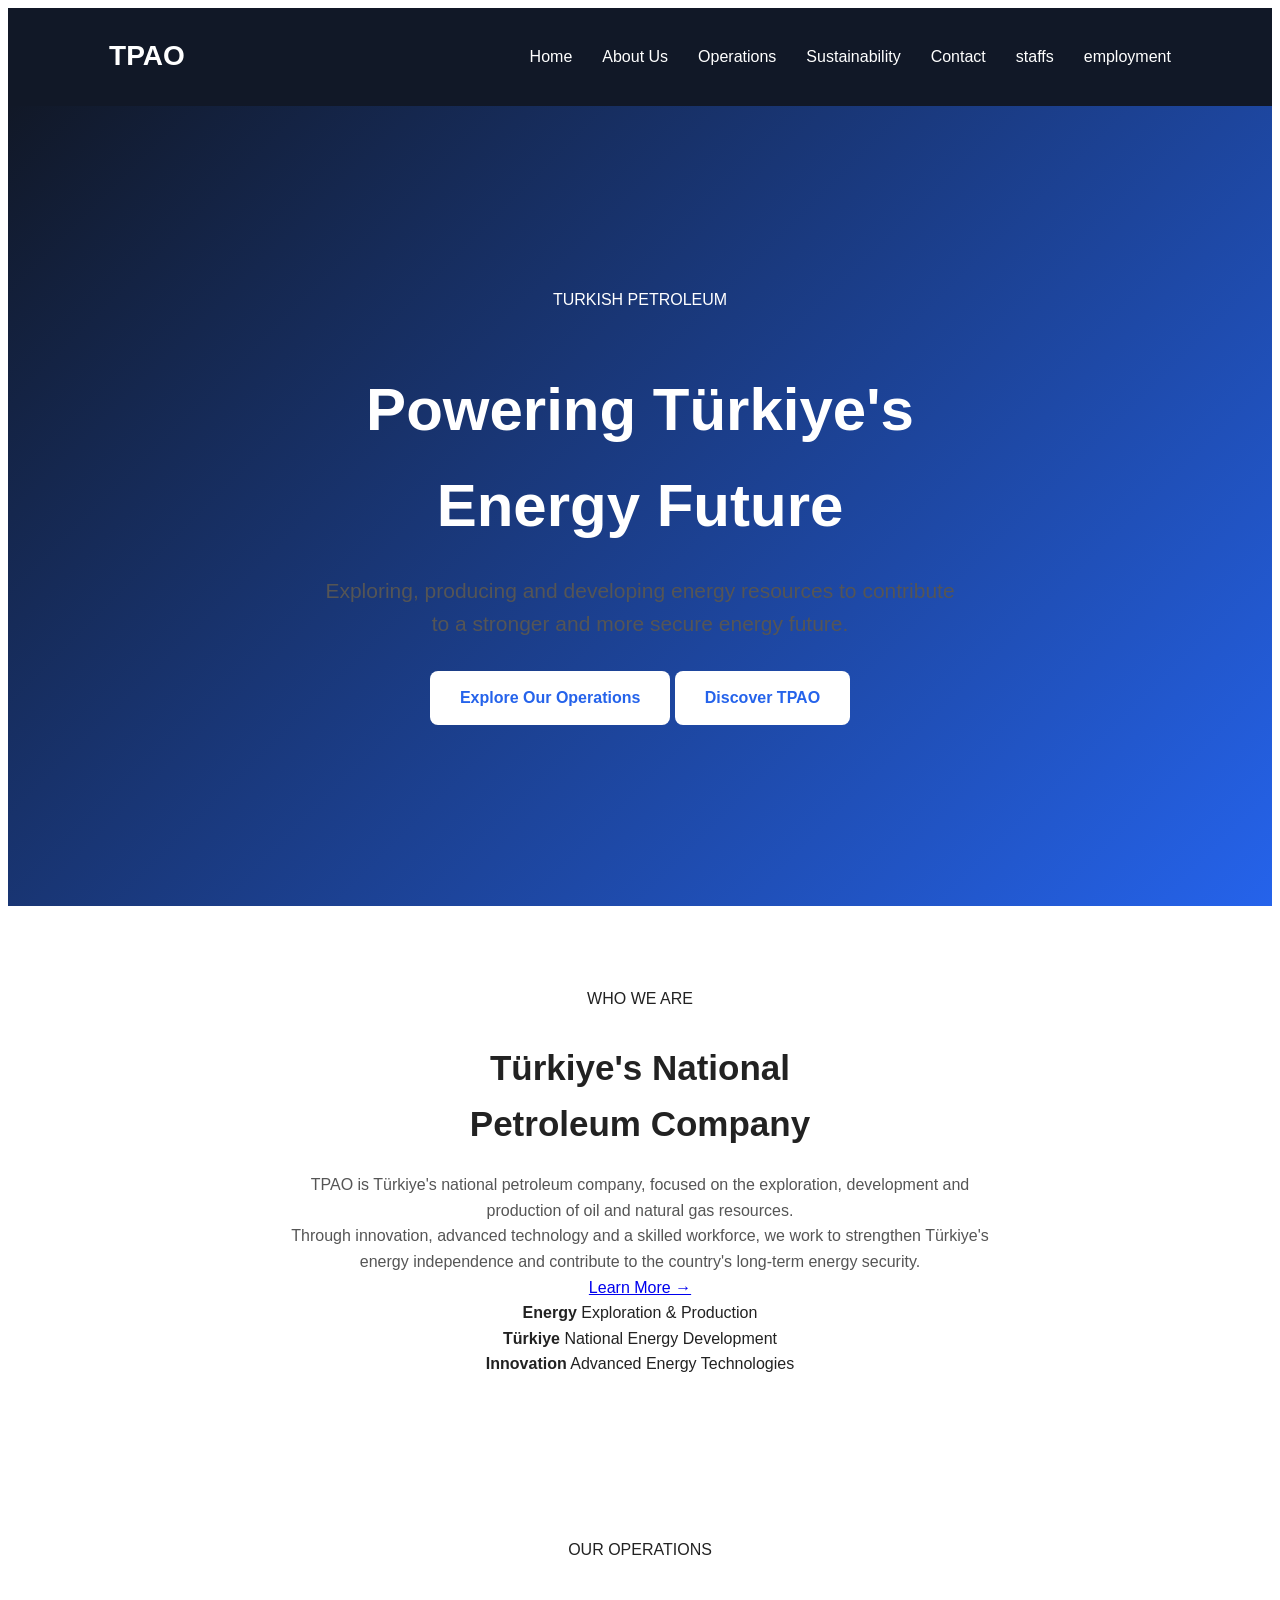
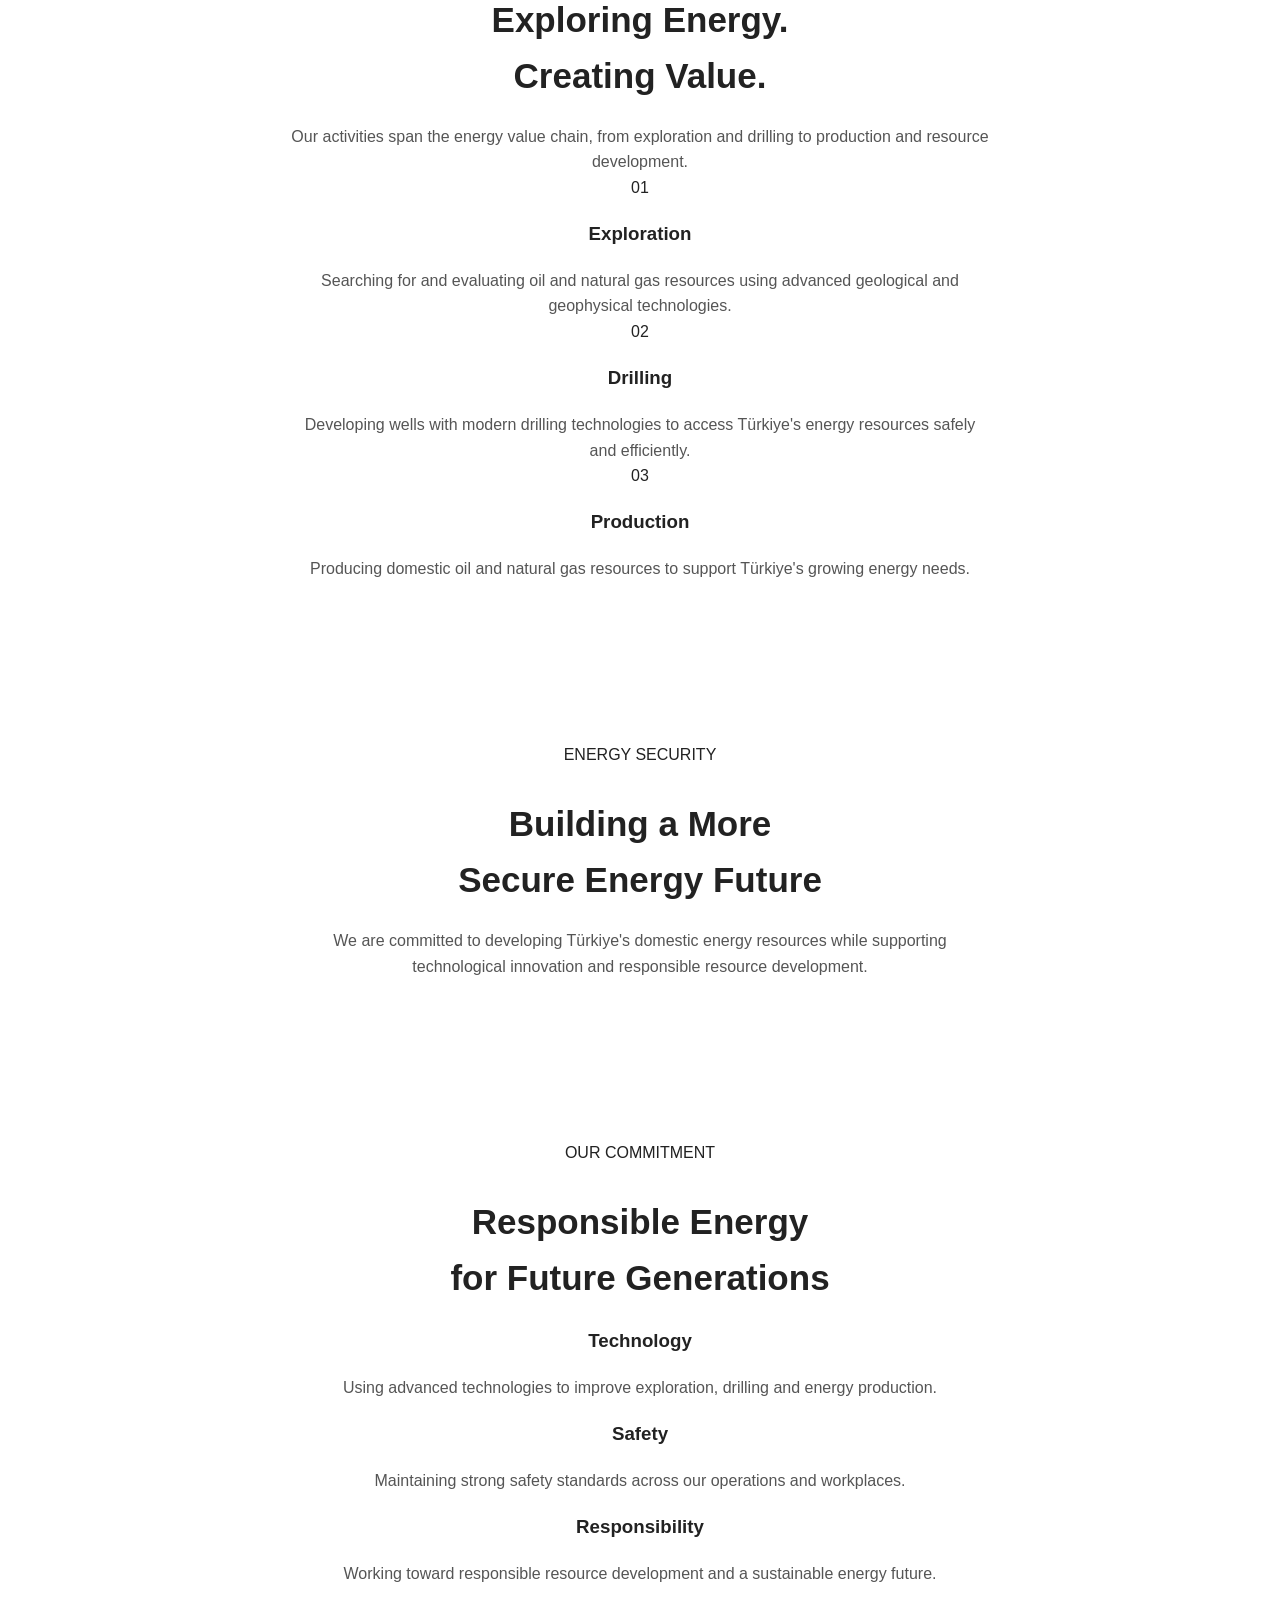
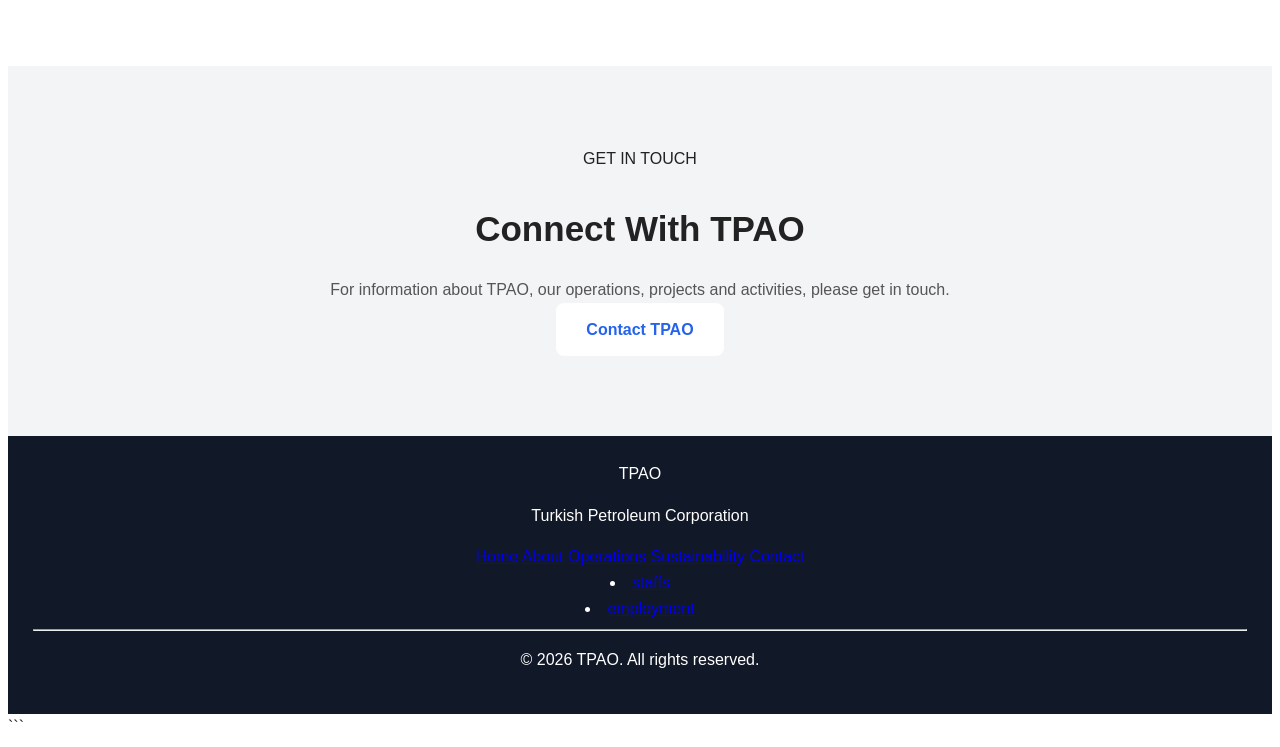
<file: index.html>
<!DOCTYPE html>
<html lang="en">
<head>
    <meta charset="UTF-8">
    <meta name="viewport" content="width=device-width, initial-scale=1.0">

    <title>TPAO | Turkish Petroleum</title>

    <!-- Connect CSS -->
    <link rel="stylesheet" href="index.css">
</head>

<body>

    <!-- Navigation -->
    <nav>
        <div class="logo">TPAO</div>

        <ul>
            <li><a href="index.html">Home</a></li>
            <li><a href="about.html">About Us</a></li>
            <li><a href="operations.html">Operations</a></li>
            <li><a href="sustainability.html">Sustainability</a></li>
            <li><a href="contact.html">Contact</a></li>
            <li><a href="staff.html">staffs</a></li>
            <li><a href="employment.html">employment</a></li>
        </ul>
    </nav>


    <!-- Hero -->
    <section class="hero" id="home">

        <div class="hero-content">

            <span class="hero-label">TURKISH PETROLEUM</span>

            <h1>
                Powering Türkiye's<br>
                Energy Future
            </h1>

            <p>
                Exploring, producing and developing energy resources
                to contribute to a stronger and more secure energy future.
            </p>

            <div class="hero-buttons">
                <a href="operations.html" class="button">
                    Explore Our Operations
                </a>

                <a href="about.html" class="button secondary-button">
                    Discover TPAO
                </a>
            </div>

        </div>

    </section>


    <!-- About -->
    <section id="about" class="about">

        <div class="section-heading">
            <span>WHO WE ARE</span>

            <h2>
                Türkiye's National<br>
                Petroleum Company
            </h2>
        </div>

        <div class="about-content">

            <div class="about-text">

                <p>
                    TPAO is Türkiye's national petroleum company,
                    focused on the exploration, development and production
                    of oil and natural gas resources.
                </p>

                <p>
                    Through innovation, advanced technology and a skilled
                    workforce, we work to strengthen Türkiye's energy
                    independence and contribute to the country's long-term
                    energy security.
                </p>

                <a href="operations.html" class="text-button">
                    Learn More →
                </a>

            </div>

            <div class="about-statistics">

                <div class="stat">
                    <strong>Energy</strong>
                    <span>Exploration & Production</span>
                </div>

                <div class="stat">
                    <strong>Türkiye</strong>
                    <span>National Energy Development</span>
                </div>

                <div class="stat">
                    <strong>Innovation</strong>
                    <span>Advanced Energy Technologies</span>
                </div>

            </div>

        </div>

    </section>


    <!-- Operations -->
    <section id="operations" class="operations">

        <div class="section-heading light">

            <span>OUR OPERATIONS</span>

            <h2>
                Exploring Energy.<br>
                Creating Value.
            </h2>

            <p>
                Our activities span the energy value chain,
                from exploration and drilling to production
                and resource development.
            </p>

        </div>


        <div class="operation-cards">

            <div class="operation-card">

                <div class="icon">01</div>

                <h3>Exploration</h3>

                <p>
                    Searching for and evaluating oil and natural gas
                    resources using advanced geological and
                    geophysical technologies.
                </p>

            </div>


            <div class="operation-card">

                <div class="icon">02</div>

                <h3>Drilling</h3>

                <p>
                    Developing wells with modern drilling technologies
                    to access Türkiye's energy resources safely
                    and efficiently.
                </p>

            </div>


            <div class="operation-card">

                <div class="icon">03</div>

                <h3>Production</h3>

                <p>
                    Producing domestic oil and natural gas resources
                    to support Türkiye's growing energy needs.
                </p>

            </div>

        </div>

    </section>


    <!-- Energy Focus -->
    <section class="energy-focus">

        <div class="energy-content">

            <span>ENERGY SECURITY</span>

            <h2>
                Building a More<br>
                Secure Energy Future
            </h2>

            <p>
                We are committed to developing Türkiye's domestic
                energy resources while supporting technological
                innovation and responsible resource development.
            </p>

        </div>

    </section>


    <!-- Sustainability -->
    <section id="sustainability" class="sustainability">

        <div class="section-heading">

            <span>OUR COMMITMENT</span>

            <h2>
                Responsible Energy<br>
                for Future Generations
            </h2>

        </div>

        <div class="sustainability-grid">

            <div class="sustainability-card">

                <h3>Technology</h3>

                <p>
                    Using advanced technologies to improve
                    exploration, drilling and energy production.
                </p>

            </div>


            <div class="sustainability-card">

                <h3>Safety</h3>

                <p>
                    Maintaining strong safety standards across
                    our operations and workplaces.
                </p>

            </div>


            <div class="sustainability-card">

                <h3>Responsibility</h3>

                <p>
                    Working toward responsible resource development
                    and a sustainable energy future.
                </p>

            </div>

        </div>

    </section>


    <!-- Contact -->
    <section id="contact" class="contact">

        <div class="contact-content">

            <span>GET IN TOUCH</span>

            <h2>
                Connect With TPAO
            </h2>

            <p>
                For information about TPAO, our operations,
                projects and activities, please get in touch.
            </p>

            <a
                href="contact.html"
                class="button"
            >
                Contact TPAO
            </a>

        </div>

    </section>


    <!-- Footer -->
    <footer>

        <div class="footer-logo">
            TPAO
        </div>

        <p>
            Turkish Petroleum Corporation
        </p>

        <div class="footer-links">

            <a href="index.html">Home</a>
            <a href="about.html">About</a>
            <a href="operations.html">Operations</a>
            <a href="sustainability.html">Sustainability</a>
            <a href="contact.html">Contact</a>
            <li><a href="staff.html">staffs</a></li>
            <li><a href="employment.html">employment</a></li>

        </div>

        <hr>

        <p class="copyright">
            © 2026 TPAO. All rights reserved.
        </p>

    </footer>


    <!-- Connect JavaScript -->
    <script src="index.js"></script>

</body>
</html>
```
</file>
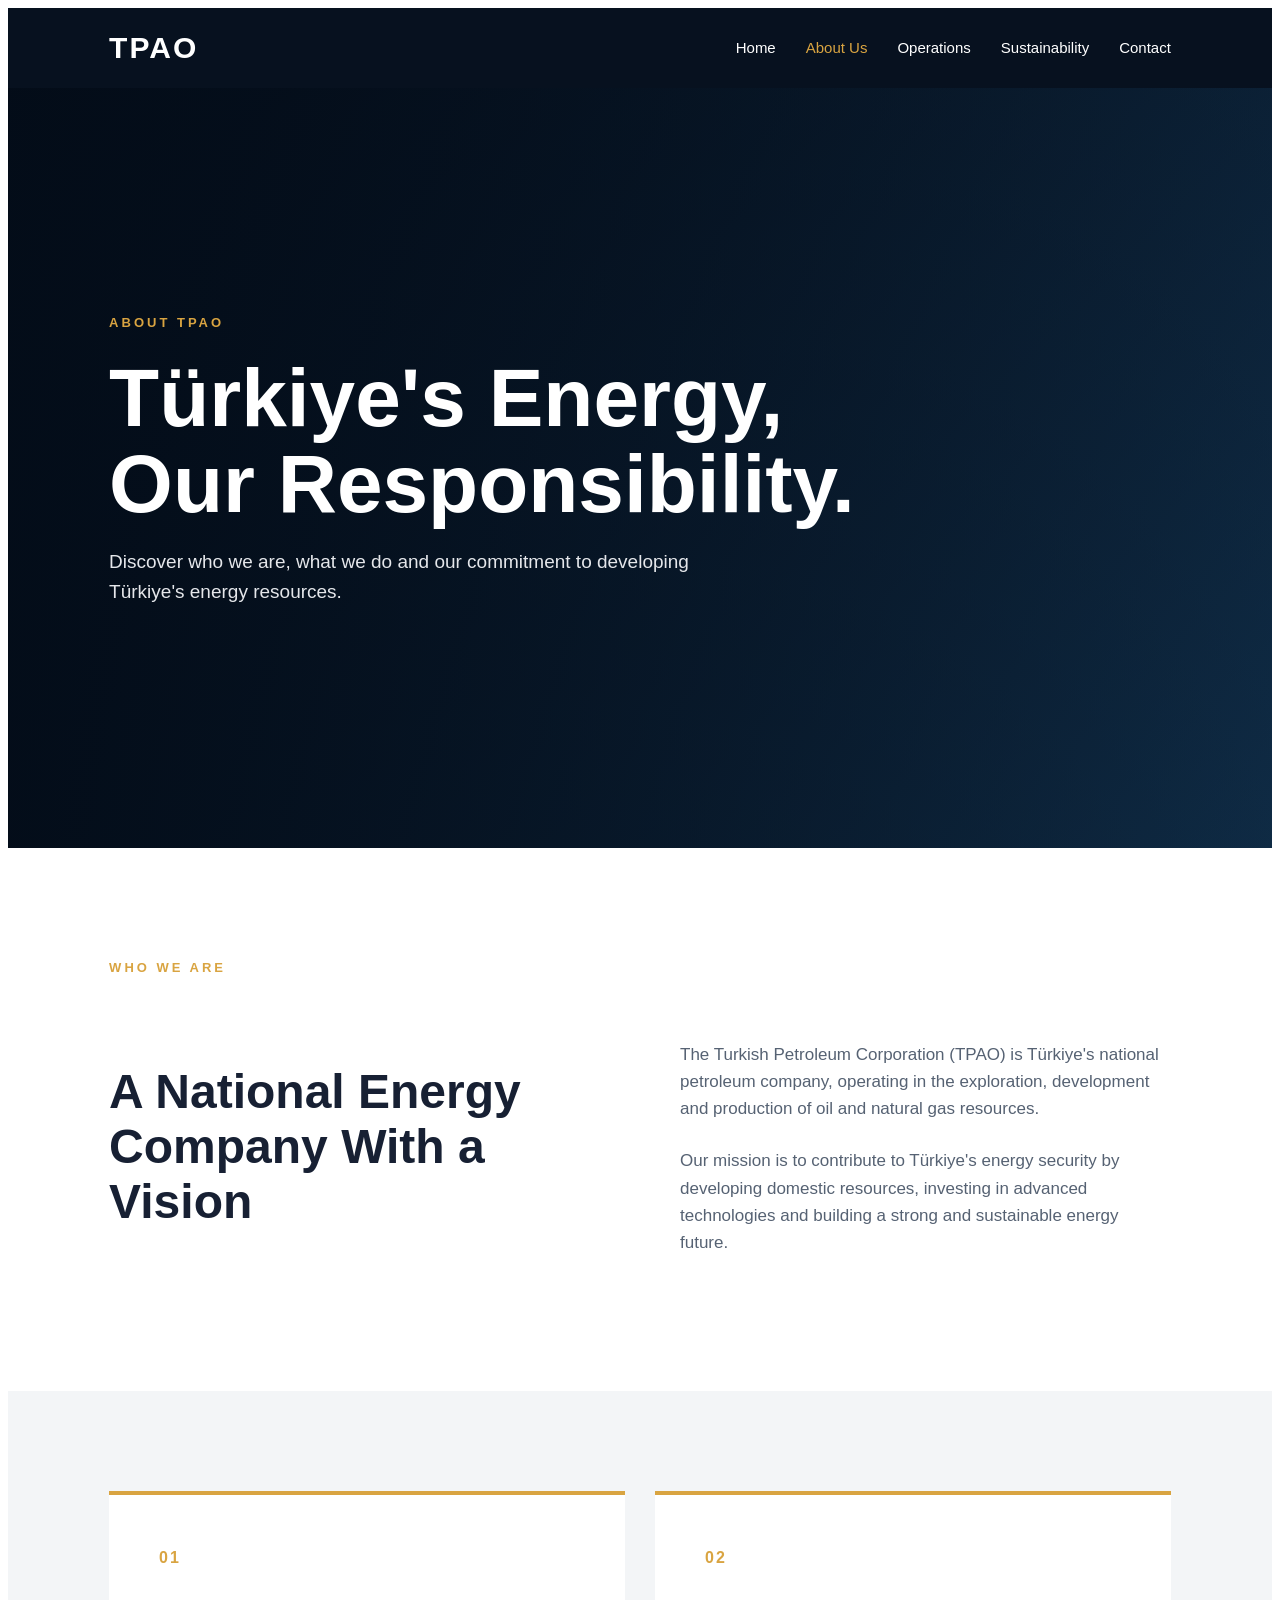
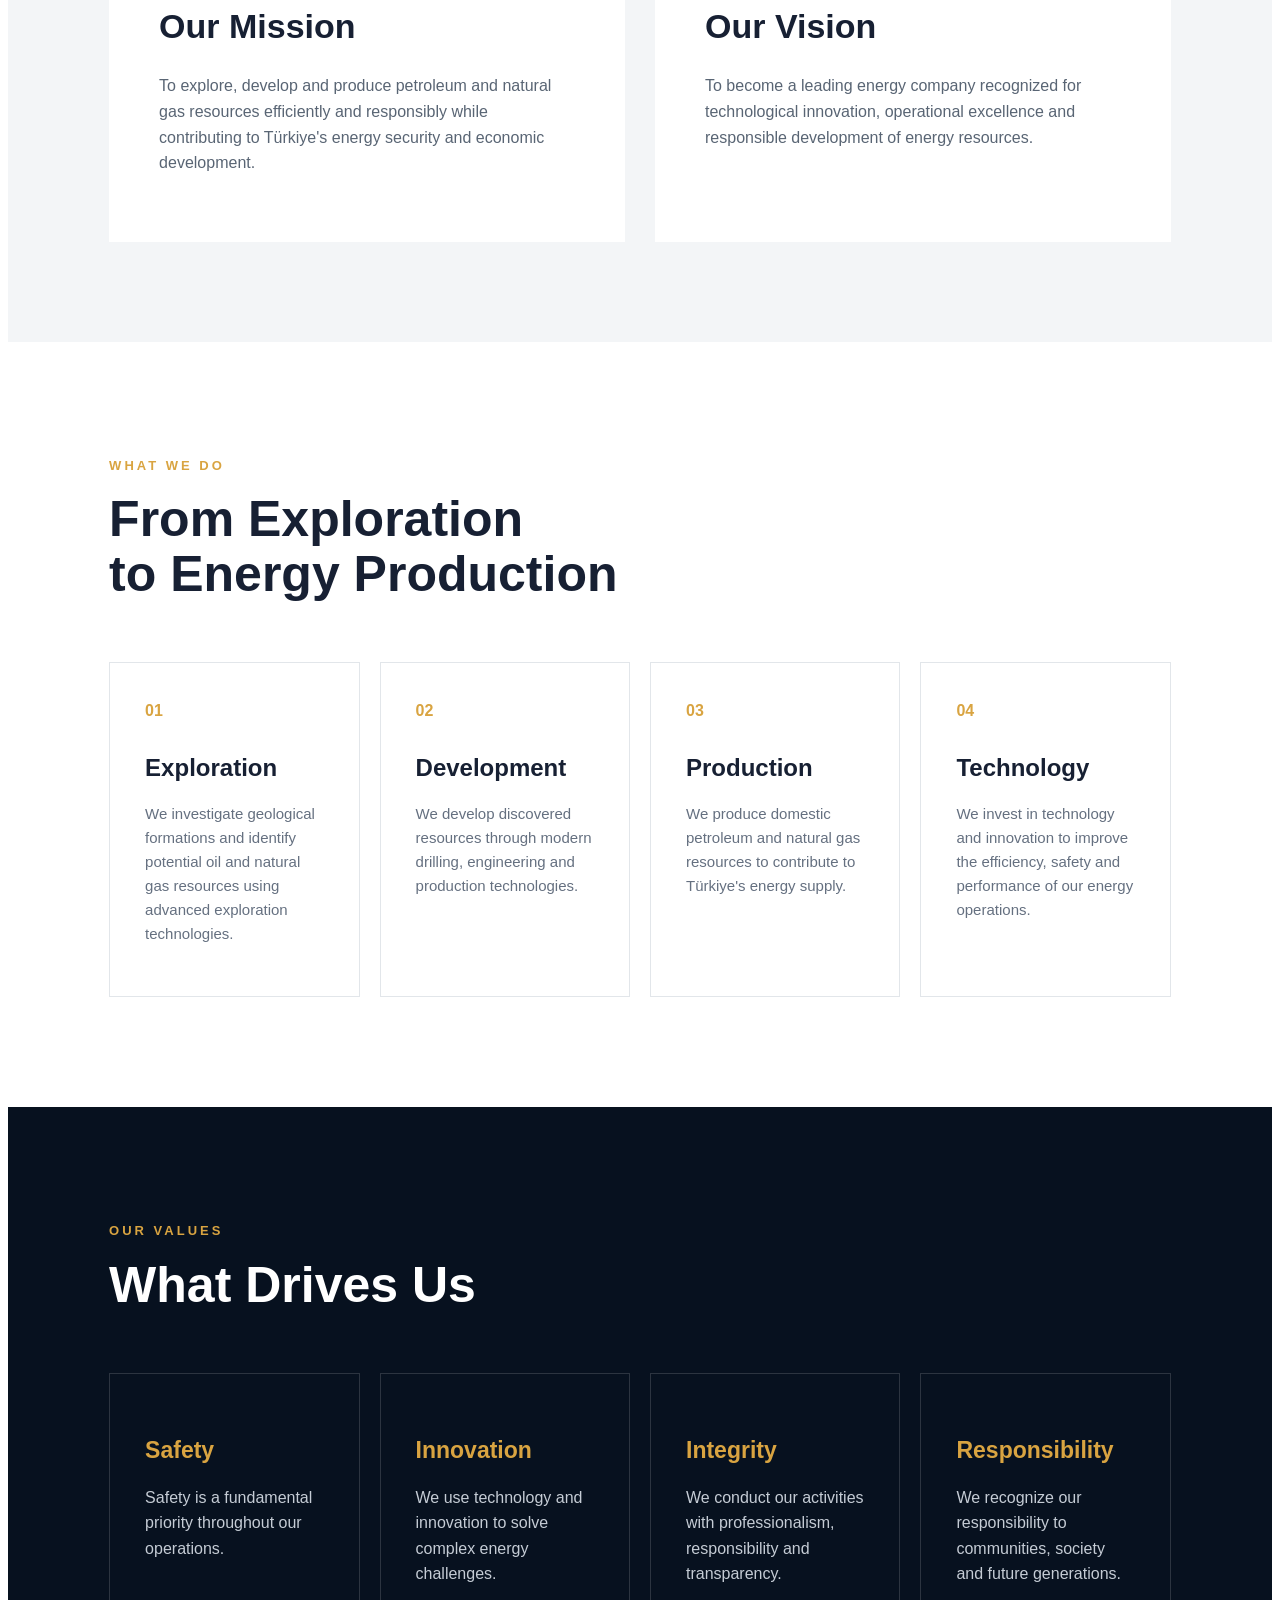
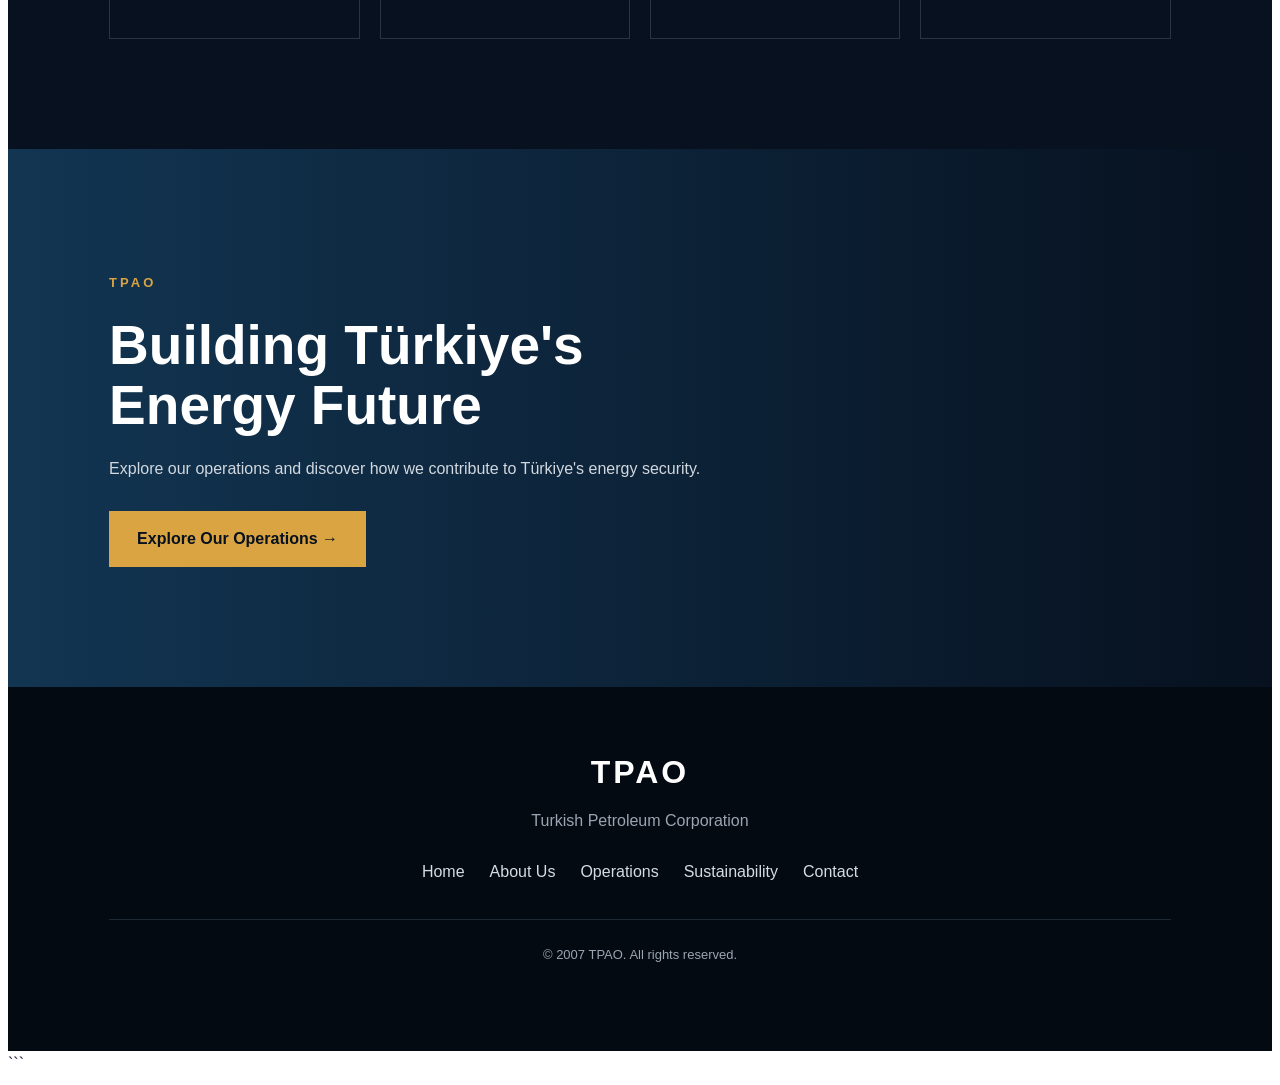
<file: about.html>
<!DOCTYPE html>
<html lang="en">
<head>
    <meta charset="UTF-8">
    <meta name="viewport" content="width=device-width, initial-scale=1.0">

    <title>About Us | TPAO</title>

    <!-- About Page CSS -->
    <link rel="stylesheet" href="about.css">
</head>

<body>

    <!-- Navigation -->
    <nav class="navbar">

        <div class="logo">
            TPAO
        </div>

        <ul class="nav-links">
            <li><a href="index.html">Home</a></li>
            <li><a href="about.html" class="active">About Us</a></li>
            <li><a href="operations.html">Operations</a></li>
            <li><a href="sustainability.html">Sustainability</a></li>
            <li><a href="contact.html">Contact</a></li>
        </ul>

        <button class="menu-button" id="menuButton">
            ☰
        </button>

    </nav>


    <!-- Hero -->
    <header class="about-hero">

        <div class="hero-content">

            <span>ABOUT TPAO</span>

            <h1>
                Türkiye's Energy,<br>
                Our Responsibility.
            </h1>

            <p>
                Discover who we are, what we do and our commitment
                to developing Türkiye's energy resources.
            </p>

        </div>

    </header>


    <!-- Introduction -->
    <section class="introduction">

        <div class="section-label">
            WHO WE ARE
        </div>

        <div class="intro-grid">

            <div>
                <h2>
                    A National Energy
                    Company With a Vision
                </h2>
            </div>

            <div class="intro-text">

                <p>
                    The Turkish Petroleum Corporation (TPAO) is Türkiye's
                    national petroleum company, operating in the exploration,
                    development and production of oil and natural gas resources.
                </p>

                <p>
                    Our mission is to contribute to Türkiye's energy security
                    by developing domestic resources, investing in advanced
                    technologies and building a strong and sustainable
                    energy future.
                </p>

            </div>

        </div>

    </section>


    <!-- Mission & Vision -->
    <section class="mission-section">

        <div class="mission-card">

            <div class="card-number">
                01
            </div>

            <h2>Our Mission</h2>

            <p>
                To explore, develop and produce petroleum and natural gas
                resources efficiently and responsibly while contributing
                to Türkiye's energy security and economic development.
            </p>

        </div>


        <div class="mission-card">

            <div class="card-number">
                02
            </div>

            <h2>Our Vision</h2>

            <p>
                To become a leading energy company recognized for
                technological innovation, operational excellence and
                responsible development of energy resources.
            </p>

        </div>

    </section>


    <!-- What We Do -->
    <section class="what-we-do">

        <div class="section-heading">

            <span>WHAT WE DO</span>

            <h2>
                From Exploration<br>
                to Energy Production
            </h2>

        </div>


        <div class="activity-grid">

            <div class="activity-card">

                <span class="number">01</span>

                <h3>Exploration</h3>

                <p>
                    We investigate geological formations and identify
                    potential oil and natural gas resources using
                    advanced exploration technologies.
                </p>

            </div>


            <div class="activity-card">

                <span class="number">02</span>

                <h3>Development</h3>

                <p>
                    We develop discovered resources through modern
                    drilling, engineering and production technologies.
                </p>

            </div>


            <div class="activity-card">

                <span class="number">03</span>

                <h3>Production</h3>

                <p>
                    We produce domestic petroleum and natural gas
                    resources to contribute to Türkiye's energy supply.
                </p>

            </div>


            <div class="activity-card">

                <span class="number">04</span>

                <h3>Technology</h3>

                <p>
                    We invest in technology and innovation to improve
                    the efficiency, safety and performance of our
                    energy operations.
                </p>

            </div>

        </div>

    </section>


    <!-- Values -->
    <section class="values">

        <div class="section-heading">

            <span>OUR VALUES</span>

            <h2>
                What Drives Us
            </h2>

        </div>


        <div class="values-grid">

            <div class="value">
                <h3>Safety</h3>
                <p>
                    Safety is a fundamental priority throughout
                    our operations.
                </p>
            </div>


            <div class="value">
                <h3>Innovation</h3>
                <p>
                    We use technology and innovation to solve
                    complex energy challenges.
                </p>
            </div>


            <div class="value">
                <h3>Integrity</h3>
                <p>
                    We conduct our activities with professionalism,
                    responsibility and transparency.
                </p>
            </div>


            <div class="value">
                <h3>Responsibility</h3>
                <p>
                    We recognize our responsibility to communities,
                    society and future generations.
                </p>
            </div>

        </div>

    </section>


    <!-- CTA -->
    <section class="about-cta">

        <div>

            <span>TPAO</span>

            <h2>
                Building Türkiye's<br>
                Energy Future
            </h2>

            <p>
                Explore our operations and discover how we contribute
                to Türkiye's energy security.
            </p>

            <a href="operations.html" class="cta-button">
                Explore Our Operations →
            </a>

        </div>

    </section>


    <!-- Footer -->
    <footer>

        <div class="footer-logo">
            TPAO
        </div>

        <p>
            Turkish Petroleum Corporation
        </p>

        <div class="footer-links">

            <a href="index.html">Home</a>
            <a href="about.html">About Us</a>
            <a href="operations.html">Operations</a>
            <a href="sustainability.html">Sustainability</a>
            <a href="contact.html">Contact</a>

        </div>

        <hr>

        <p class="copyright">
            © 2007 TPAO. All rights reserved.
        </p>

    </footer>


    <!-- About Page JavaScript -->
    <script src="about.js"></script>

</body>
</html>
```
</file>
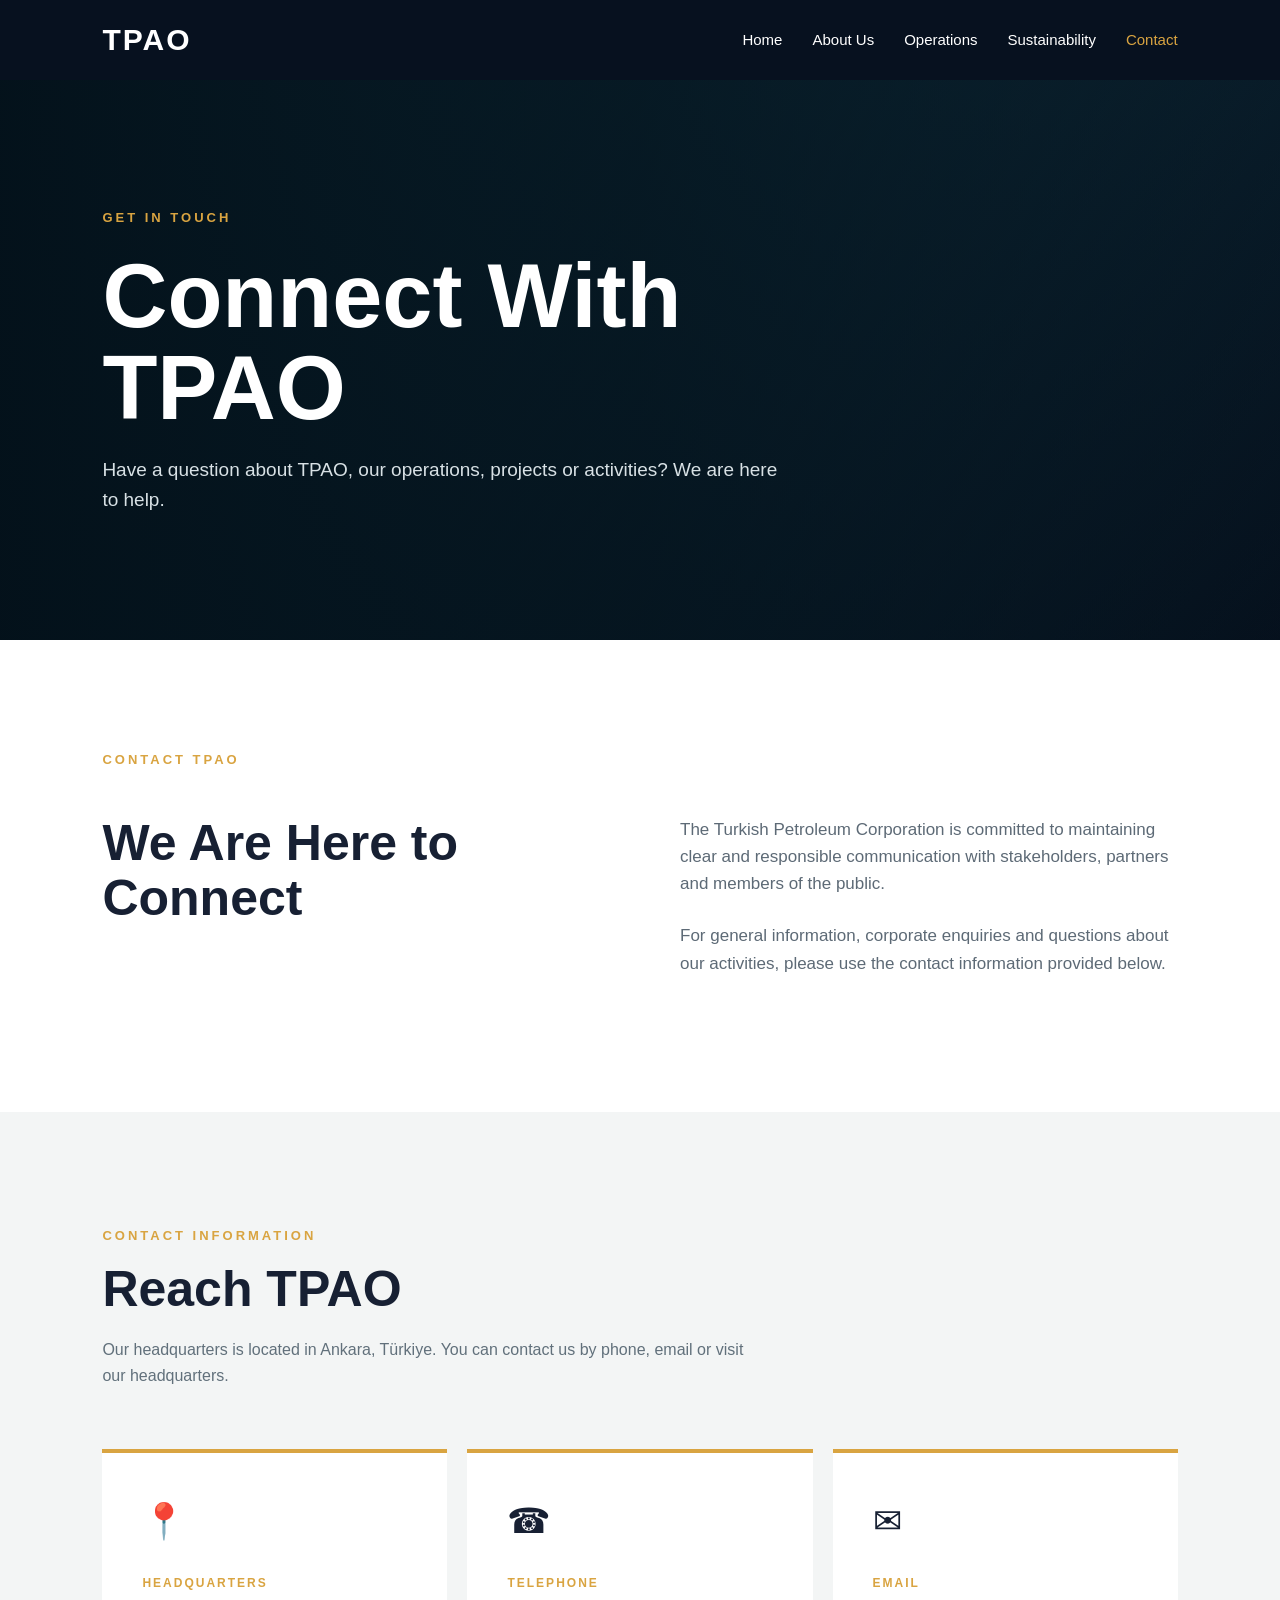
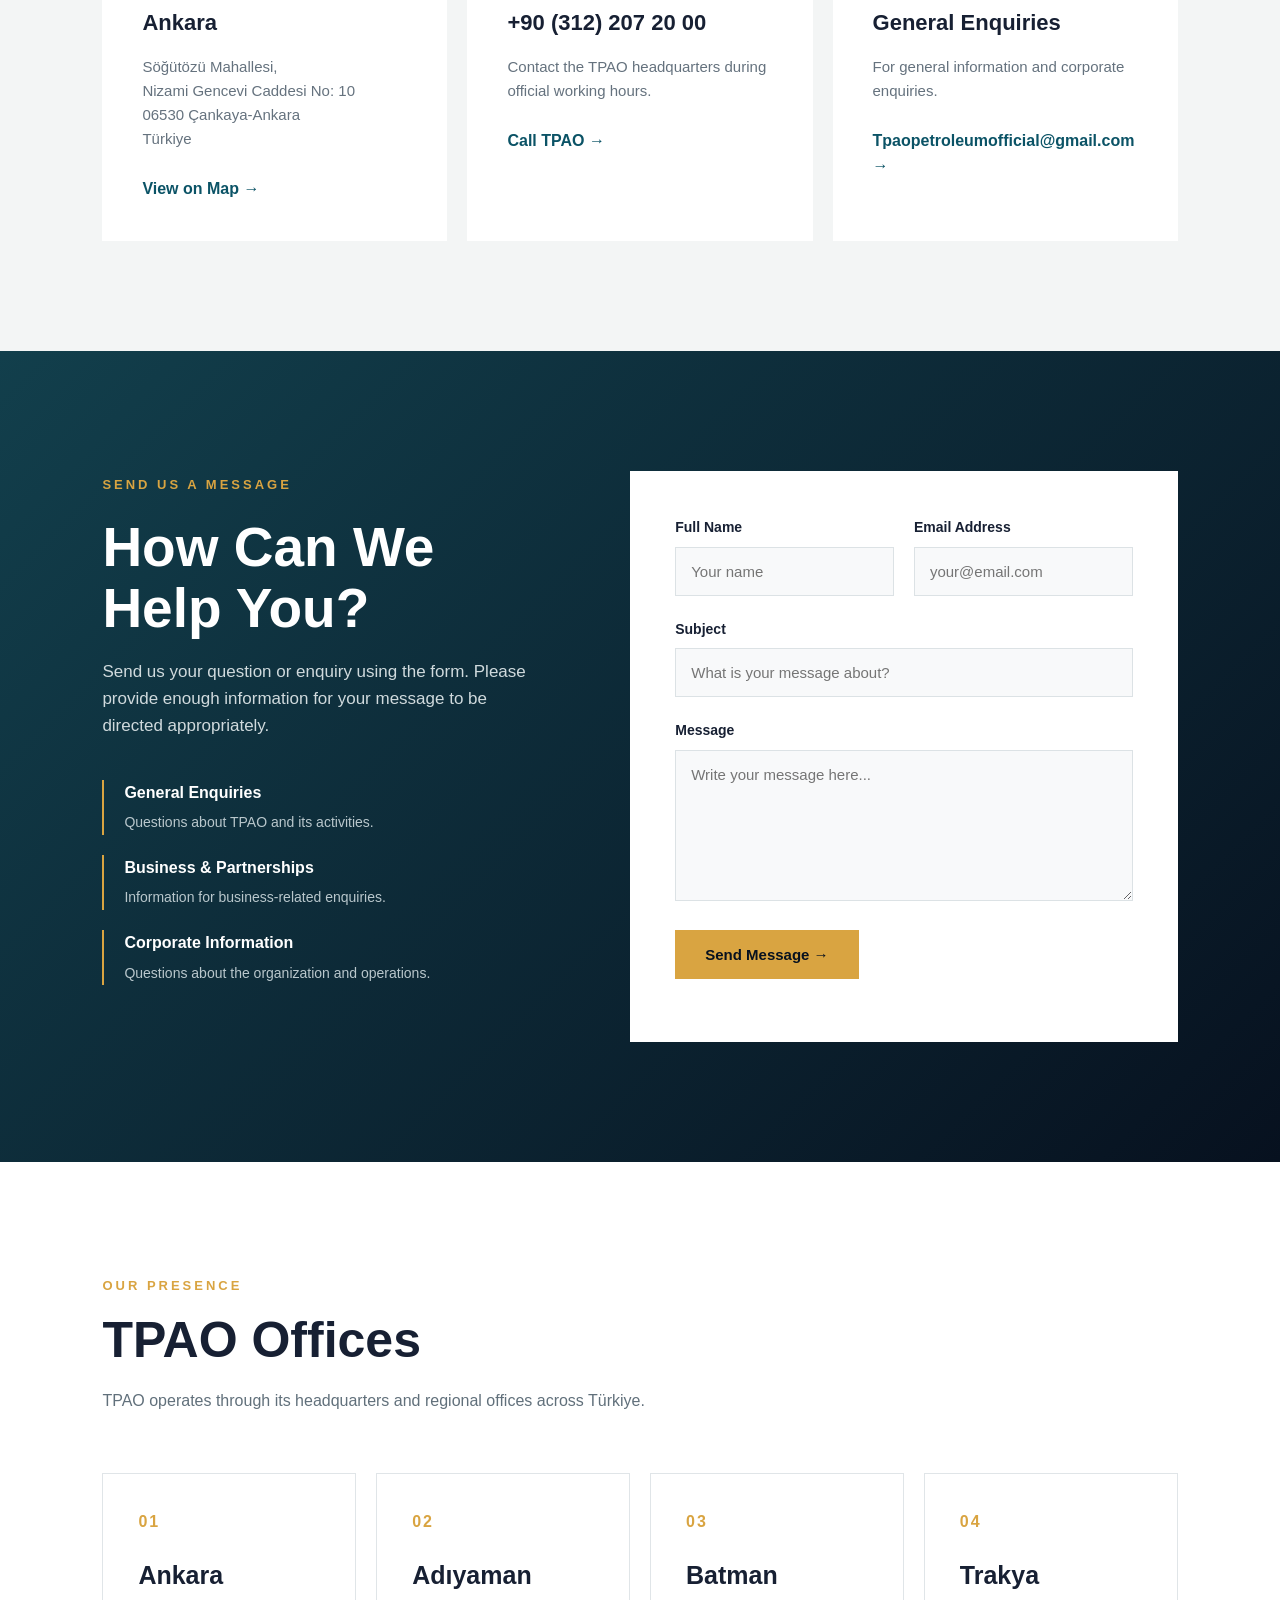
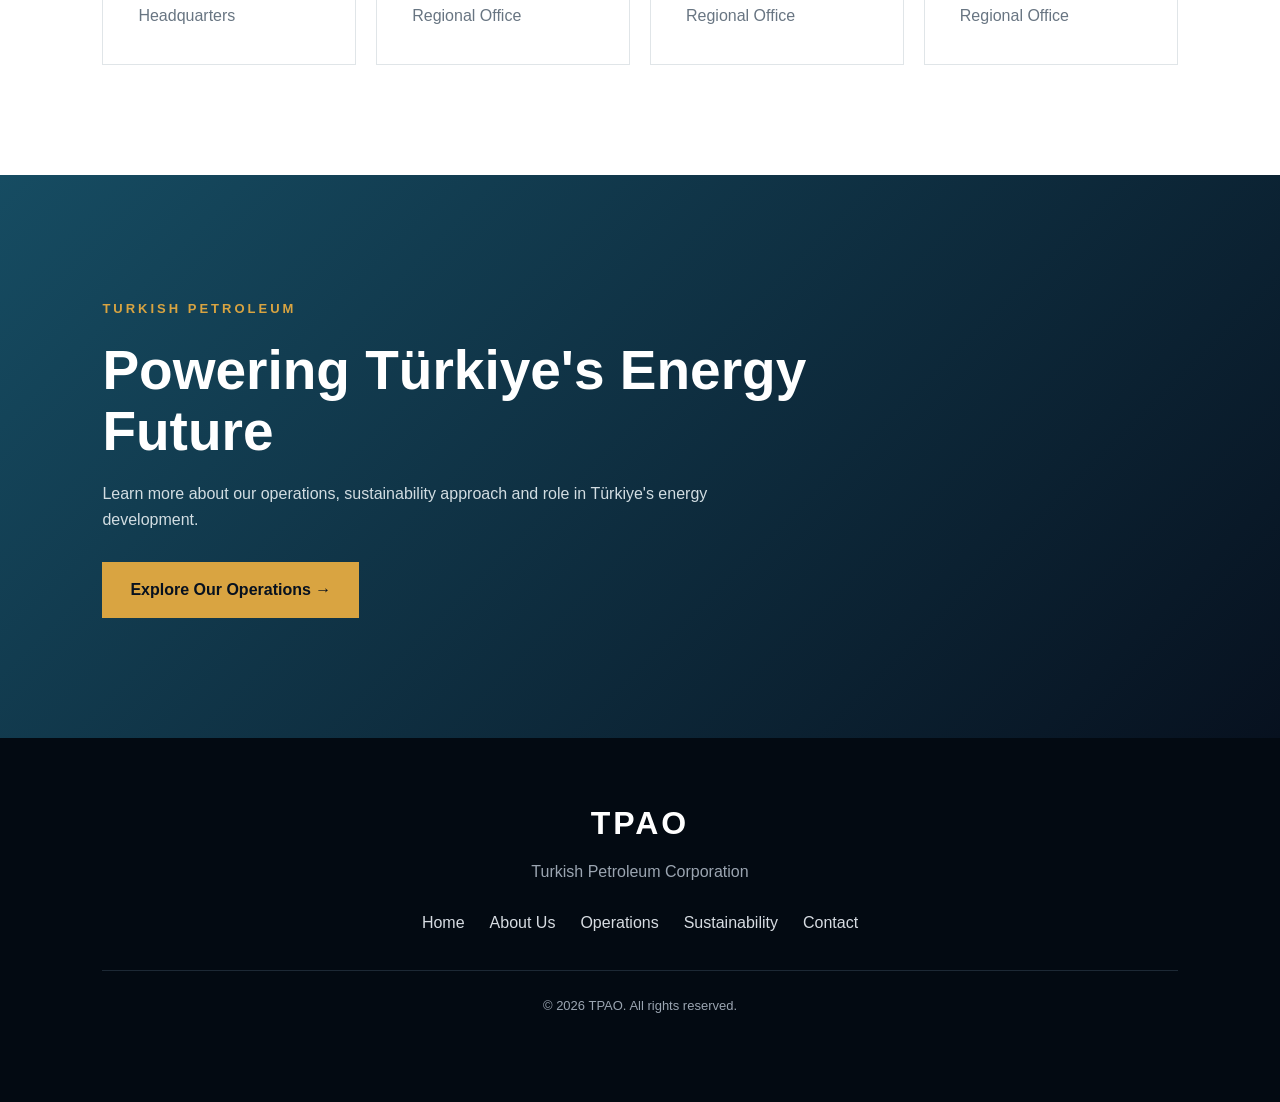
<file: contact.html>
<!DOCTYPE html>
<html lang="en">

<head>

    <meta charset="UTF-8">

    <meta name="viewport"
          content="width=device-width, initial-scale=1.0">

    <title>Contact | TPAO</title>

    <link rel="stylesheet" href="contact.css">

</head>


<body>


    <!-- =========================
         NAVIGATION
    ========================== -->

    <nav class="navbar">

        <div class="logo">
            TPAO
        </div>


        <ul class="nav-links" id="navLinks">

            <li>
                <a href="index.html">
                    Home
                </a>
            </li>

            <li>
                <a href="about.html">
                    About Us
                </a>
            </li>

            <li>
                <a href="operations.html">
                    Operations
                </a>
            </li>

            <li>
                <a href="sustainability.html">
                    Sustainability
                </a>
            </li>

            <li>
                <a href="contact.html"
                   class="active">
                    Contact
                </a>
            </li>

        </ul>


        <button class="menu-button"
                id="menuButton"
                aria-label="Open navigation menu">

            ☰

        </button>

    </nav>



    <!-- =========================
         HERO
    ========================== -->

    <header class="contact-hero">

        <div class="hero-content">

            <span>
                GET IN TOUCH
            </span>


            <h1>
                Connect With<br>
                TPAO
            </h1>


            <p>
                Have a question about TPAO, our operations,
                projects or activities? We are here to help.
            </p>

        </div>

    </header>



    <!-- =========================
         CONTACT INTRO
    ========================== -->

    <section class="contact-intro">

        <div class="section-label">
            CONTACT TPAO
        </div>


        <div class="intro-grid">

            <div>

                <h2>
                    We Are Here
                    to Connect
                </h2>

            </div>


            <div class="intro-text">

                <p>
                    The Turkish Petroleum Corporation is committed
                    to maintaining clear and responsible communication
                    with stakeholders, partners and members of the public.
                </p>


                <p>
                    For general information, corporate enquiries
                    and questions about our activities, please use
                    the contact information provided below.
                </p>

            </div>

        </div>

    </section>



    <!-- =========================
         CONTACT INFORMATION
    ========================== -->

    <section class="contact-section">

        <div class="section-heading">

            <span>
                CONTACT INFORMATION
            </span>


            <h2>
                Reach TPAO
            </h2>


            <p>
                Our headquarters is located in Ankara, Türkiye.
                You can contact us by phone, email or visit our
                headquarters.
            </p>

        </div>



        <div class="contact-grid">


            <!-- ADDRESS -->

            <div class="contact-card">

                <div class="contact-icon">
                    📍
                </div>


                <span class="card-label">
                    HEADQUARTERS
                </span>


                <h3>
                    Ankara
                </h3>


                <p>
                    Söğütözü Mahallesi,<br>
                    Nizami Gencevi Caddesi No: 10<br>
                    06530 Çankaya-Ankara<br>
                    Türkiye
                </p>


                <a href="https://www.google.com/maps/search/?api=1&query=Sogutozu+Mahallesi+Nizami+Gencevi+Caddesi+No+10+Ankara"
                   target="_blank"
                   rel="noopener">

                    View on Map →

                </a>

            </div>



            <!-- PHONE -->

            <div class="contact-card">

                <div class="contact-icon">
                    ☎
                </div>


                <span class="card-label">
                    TELEPHONE
                </span>


                <h3>
                    +90 (312) 207 20 00
                </h3>


                <p>
                    Contact the TPAO headquarters
                    during official working hours.
                </p>


                <a href="tel:+903122072000">

                    Call TPAO →

                </a>

            </div>



            <!-- EMAIL -->

            <div class="contact-card">

                <div class="contact-icon">
                    ✉
                </div>


                <span class="card-label">
                    EMAIL
                </span>


                <h3>
                    General Enquiries
                </h3>


                <p>
                    For general information and
                    corporate enquiries.
                </p>


                <a href="mailto:Tpaopetroleumofficial@gmail.com">

                    Tpaopetroleumofficial@gmail.com →

                </a>

            </div>

        </div>

    </section>



    <!-- =========================
         CONTACT FORM
    ========================== -->

    <section class="message-section">

        <div class="message-grid">


            <!-- LEFT SIDE -->

            <div class="message-info">

                <span>
                    SEND US A MESSAGE
                </span>


                <h2>
                    How Can We
                    Help You?
                </h2>


                <p>
                    Send us your question or enquiry using
                    the form. Please provide enough information
                    for your message to be directed appropriately.
                </p>


                <div class="message-points">

                    <div>
                        <strong>
                            General Enquiries
                        </strong>

                        <span>
                            Questions about TPAO and its activities.
                        </span>
                    </div>


                    <div>
                        <strong>
                            Business & Partnerships
                        </strong>

                        <span>
                            Information for business-related enquiries.
                        </span>
                    </div>


                    <div>
                        <strong>
                            Corporate Information
                        </strong>

                        <span>
                            Questions about the organization and operations.
                        </span>
                    </div>

                </div>

            </div>



            <!-- FORM -->

            <div class="contact-form-container">

                <form id="contactForm">


                    <div class="form-row">

                        <div class="form-group">

                            <label for="name">
                                Full Name
                            </label>

                            <input
                                type="text"
                                id="name"
                                name="name"
                                placeholder="Your name"
                                required>

                        </div>


                        <div class="form-group">

                            <label for="email">
                                Email Address
                            </label>

                            <input
                                type="email"
                                id="email"
                                name="email"
                                placeholder="your@email.com"
                                required>

                        </div>

                    </div>



                    <div class="form-group">

                        <label for="subject">
                            Subject
                        </label>

                        <input
                            type="text"
                            id="subject"
                            name="subject"
                            placeholder="What is your message about?"
                            required>

                    </div>



                    <div class="form-group">

                        <label for="message">
                            Message
                        </label>

                        <textarea
                            id="message"
                            name="message"
                            rows="7"
                            placeholder="Write your message here..."
                            required></textarea>

                    </div>



                    <button
                        type="submit"
                        class="submit-button">

                        Send Message →

                    </button>


                    <p
                        id="formMessage"
                        class="form-message">
                    </p>

                </form>

            </div>

        </div>

    </section>



    <!-- =========================
         OFFICE INFORMATION
    ========================== -->

    <section class="office-section">

        <div class="section-heading">

            <span>
                OUR PRESENCE
            </span>


            <h2>
                TPAO Offices
            </h2>


            <p>
                TPAO operates through its headquarters and
                regional offices across Türkiye.
            </p>

        </div>



        <div class="office-grid">


            <div class="office-card">

                <span>
                    01
                </span>

                <h3>
                    Ankara
                </h3>

                <p>
                    Headquarters
                </p>

            </div>


            <div class="office-card">

                <span>
                    02
                </span>

                <h3>
                    Adıyaman
                </h3>

                <p>
                    Regional Office
                </p>

            </div>


            <div class="office-card">

                <span>
                    03
                </span>

                <h3>
                    Batman
                </h3>

                <p>
                    Regional Office
                </p>

            </div>


            <div class="office-card">

                <span>
                    04
                </span>

                <h3>
                    Trakya
                </h3>

                <p>
                    Regional Office
                </p>

            </div>

        </div>

    </section>



    <!-- =========================
         CTA
    ========================== -->

    <section class="contact-cta">

        <div>

            <span>
                TURKISH PETROLEUM
            </span>


            <h2>
                Powering Türkiye's
                Energy Future
            </h2>


            <p>
                Learn more about our operations,
                sustainability approach and role in
                Türkiye's energy development.
            </p>


            <a href="operations.html"
               class="cta-button">

                Explore Our Operations →

            </a>

        </div>

    </section>



    <!-- =========================
         FOOTER
    ========================== -->

    <footer>

        <div class="footer-logo">
            TPAO
        </div>


        <p>
            Turkish Petroleum Corporation
        </p>


        <div class="footer-links">

            <a href="index.html">
                Home
            </a>

            <a href="about.html">
                About Us
            </a>

            <a href="operations.html">
                Operations
            </a>

            <a href="sustainability.html">
                Sustainability
            </a>

            <a href="contact.html">
                Contact
            </a>

        </div>


        <hr>


        <p class="copyright">
            © 2026 TPAO. All rights reserved.
        </p>

    </footer>



    <!-- JavaScript -->

    <script src="contact.js"></script>

</body>

</html>
</file>
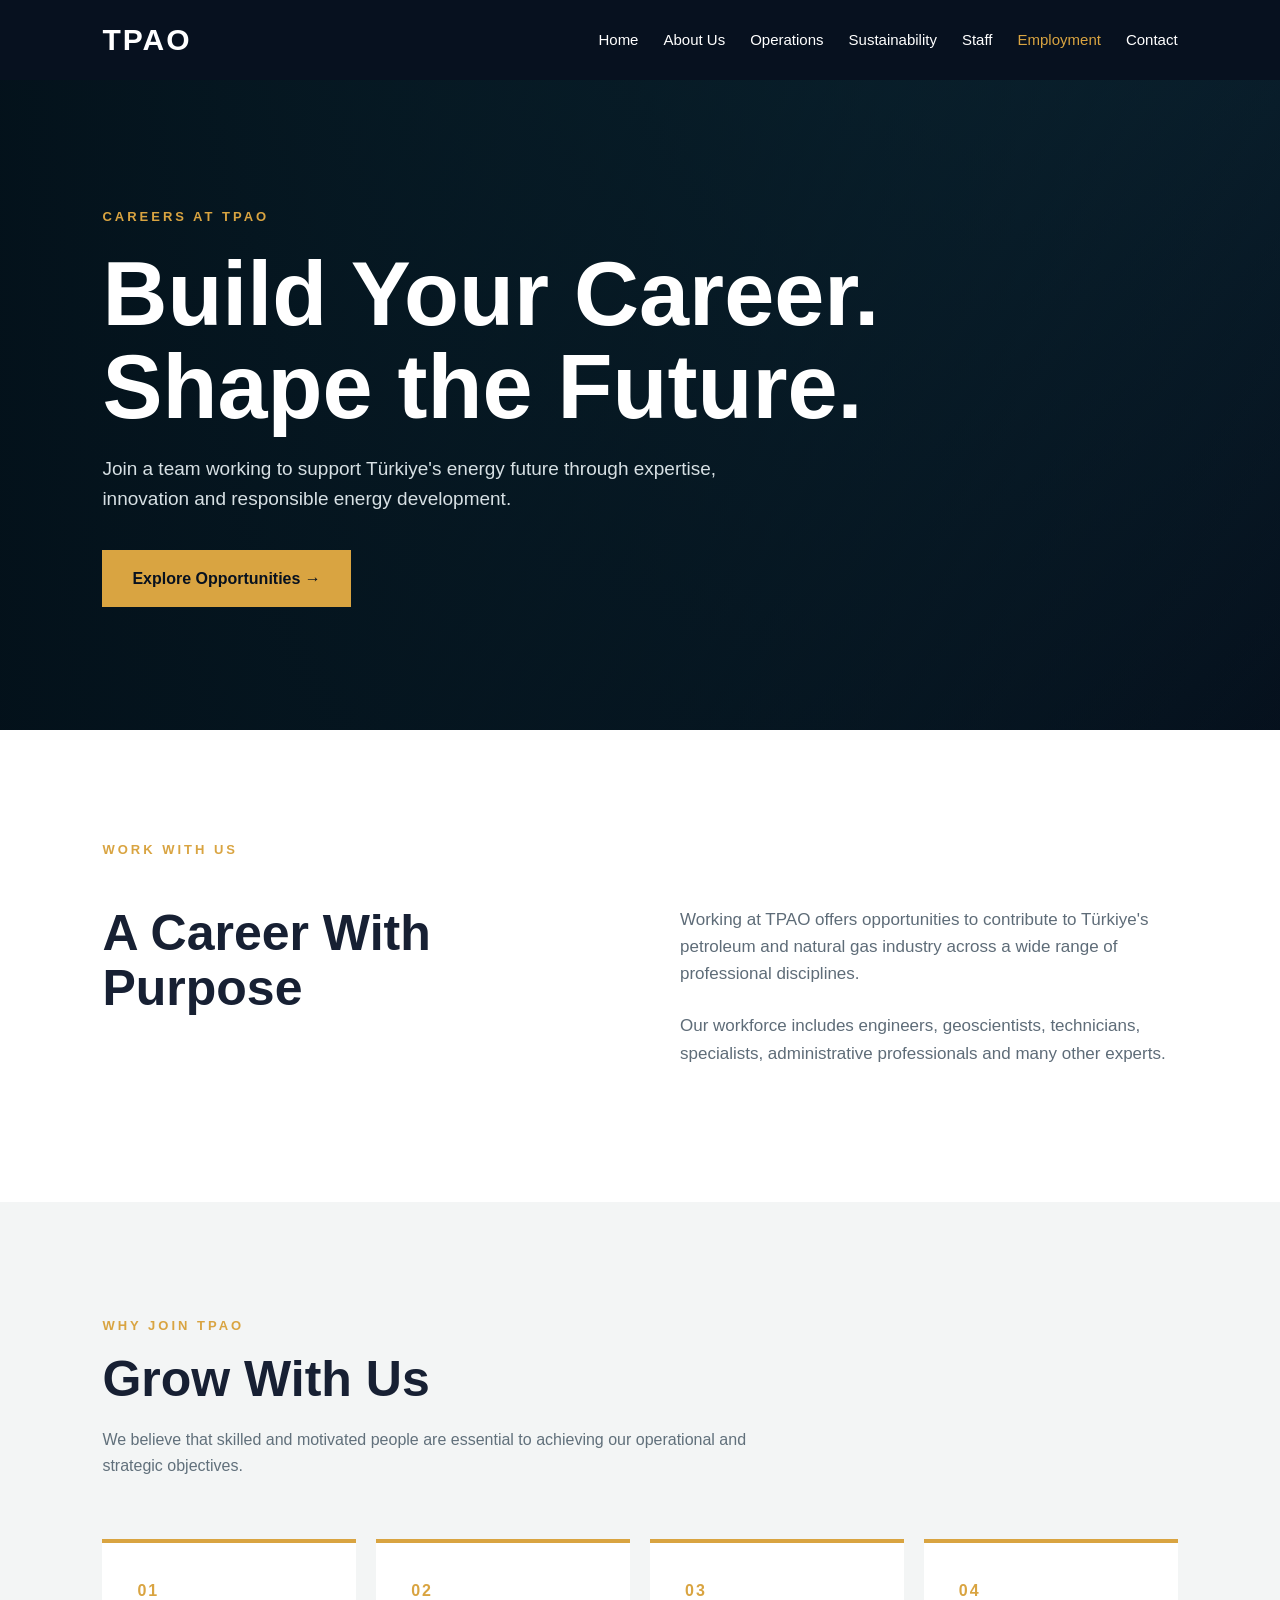
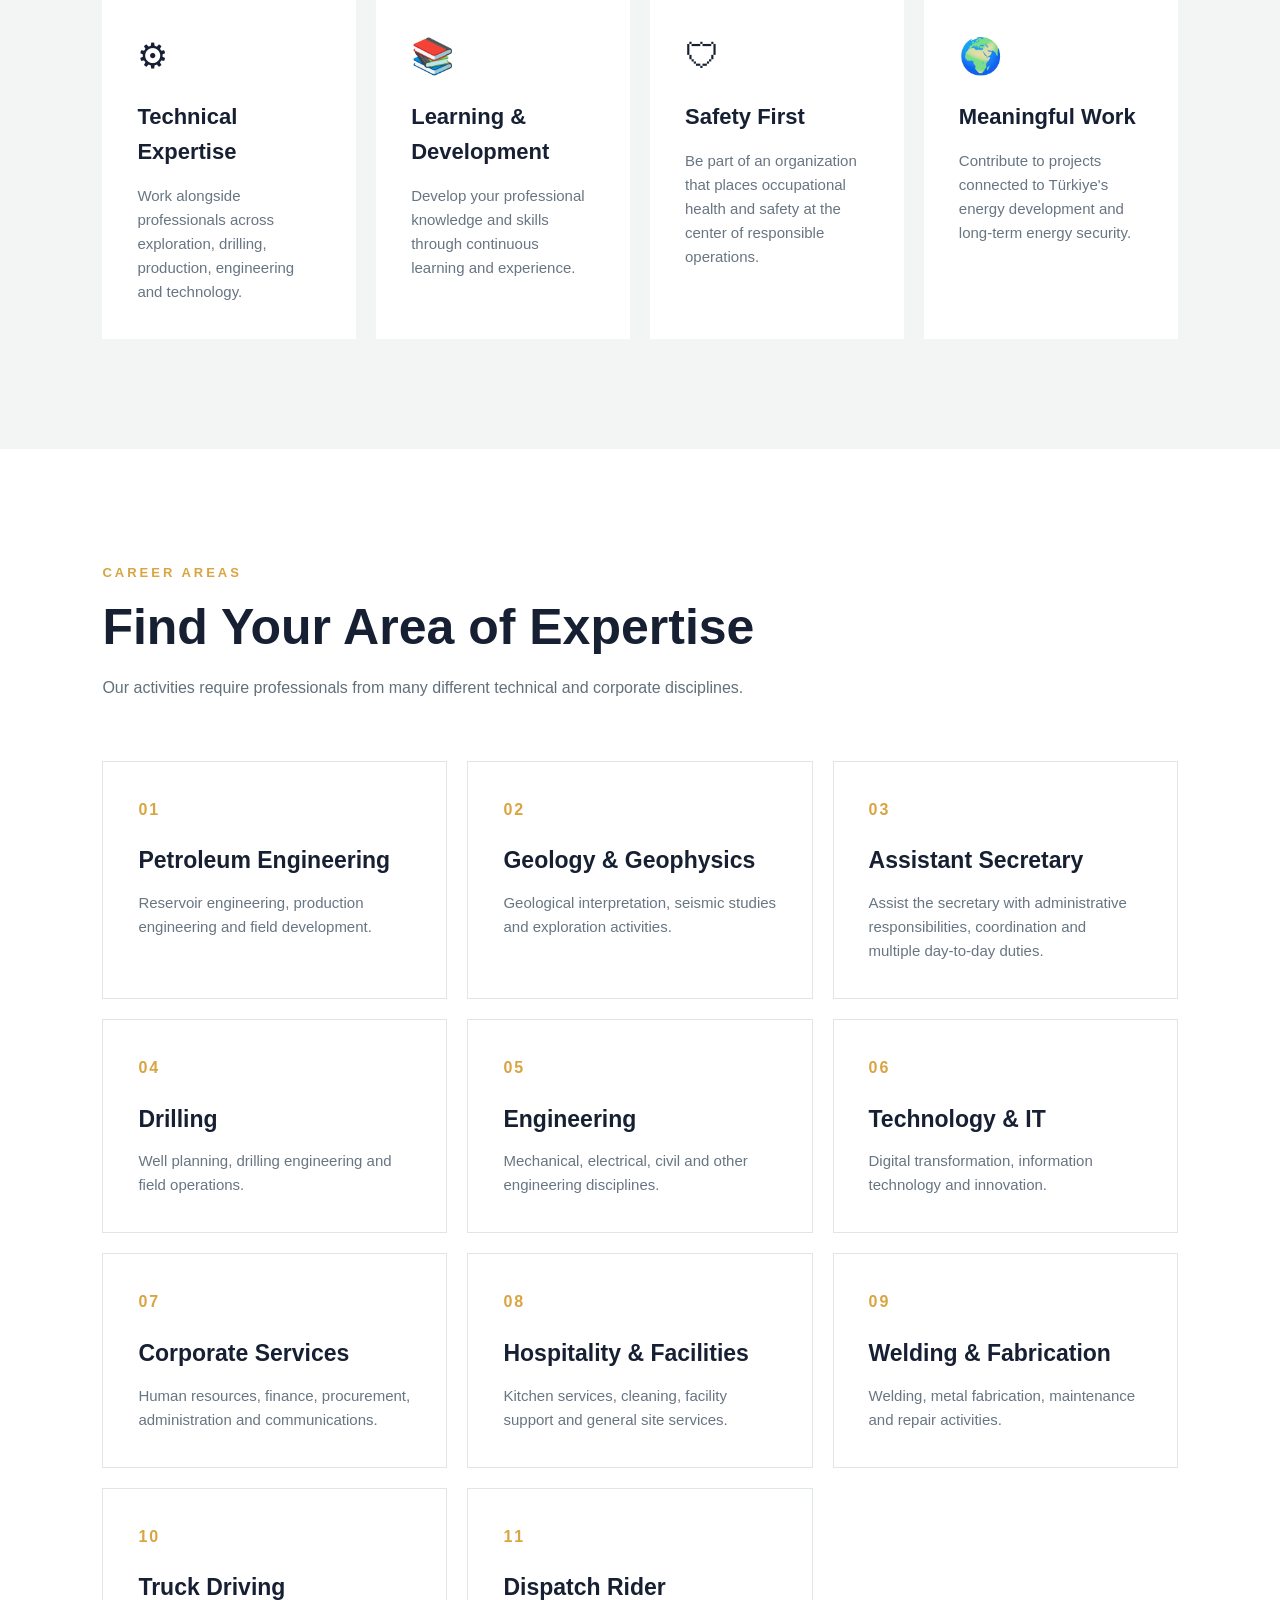
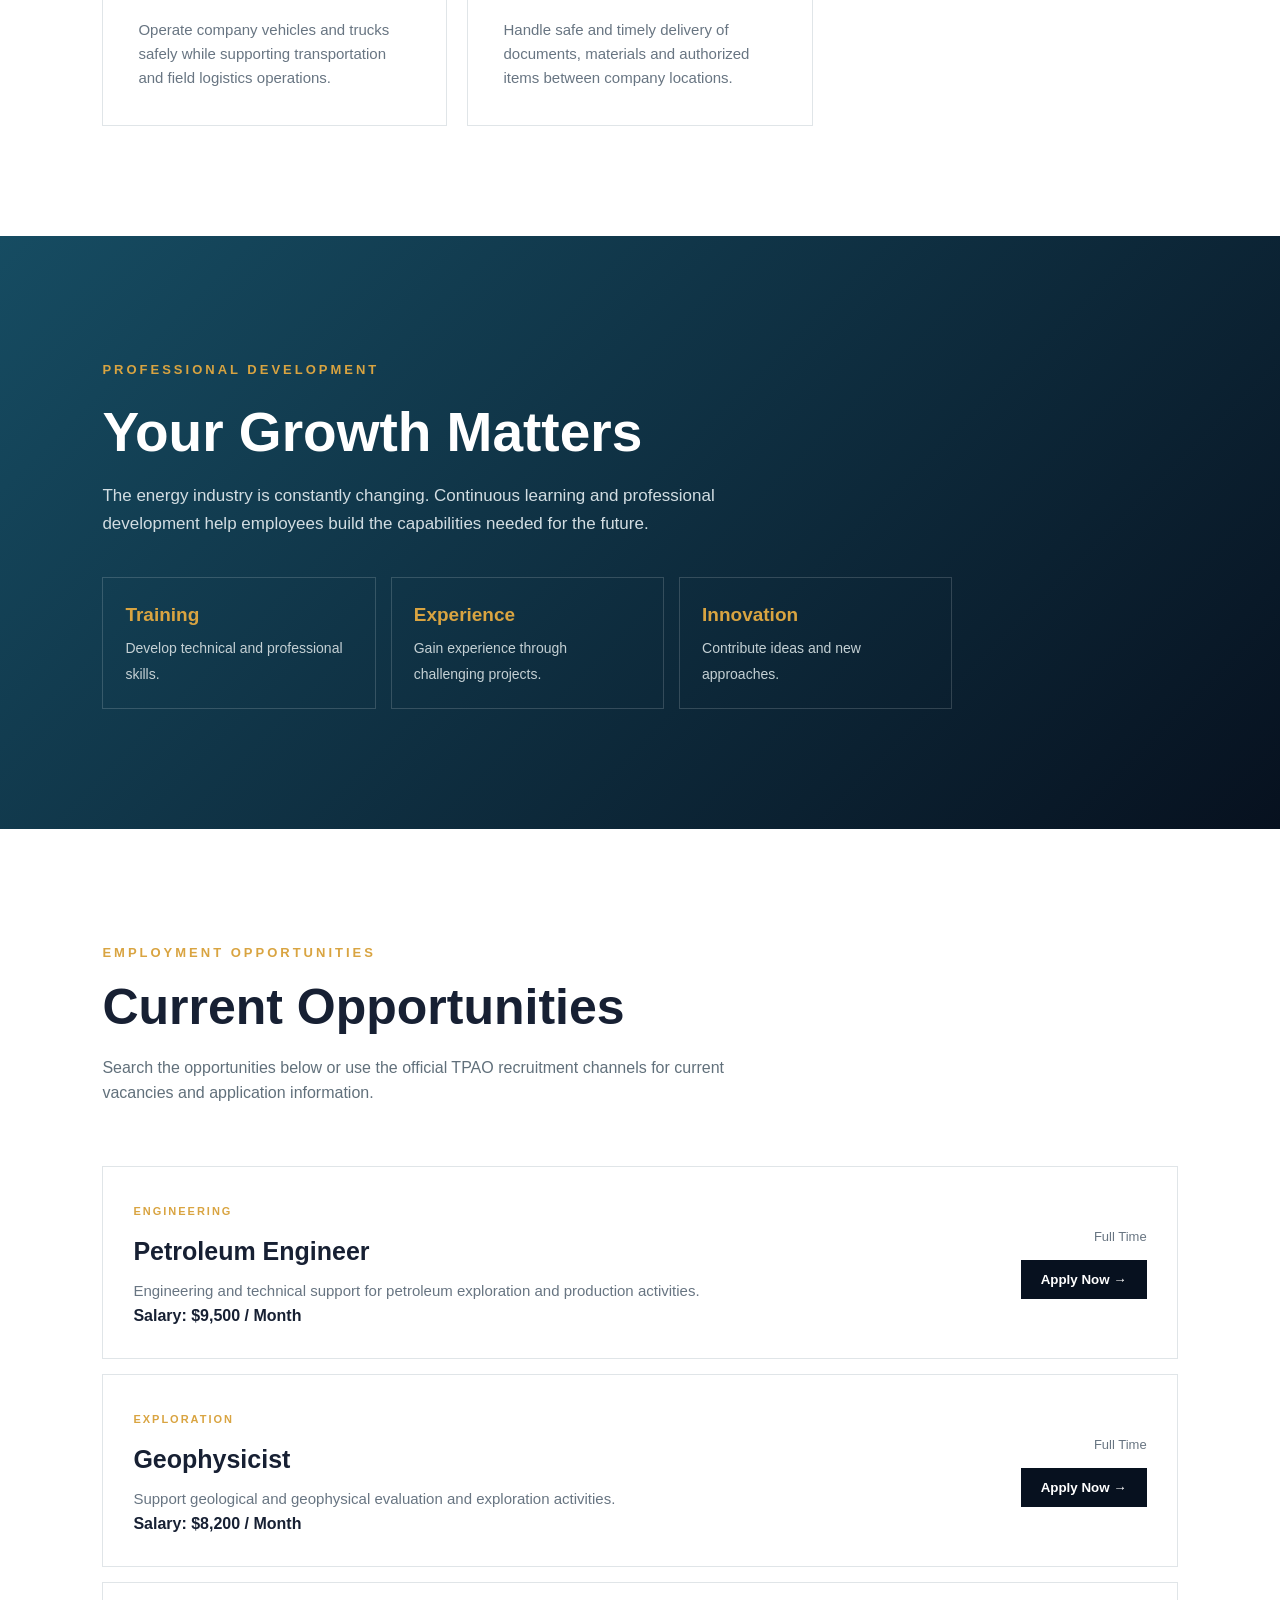
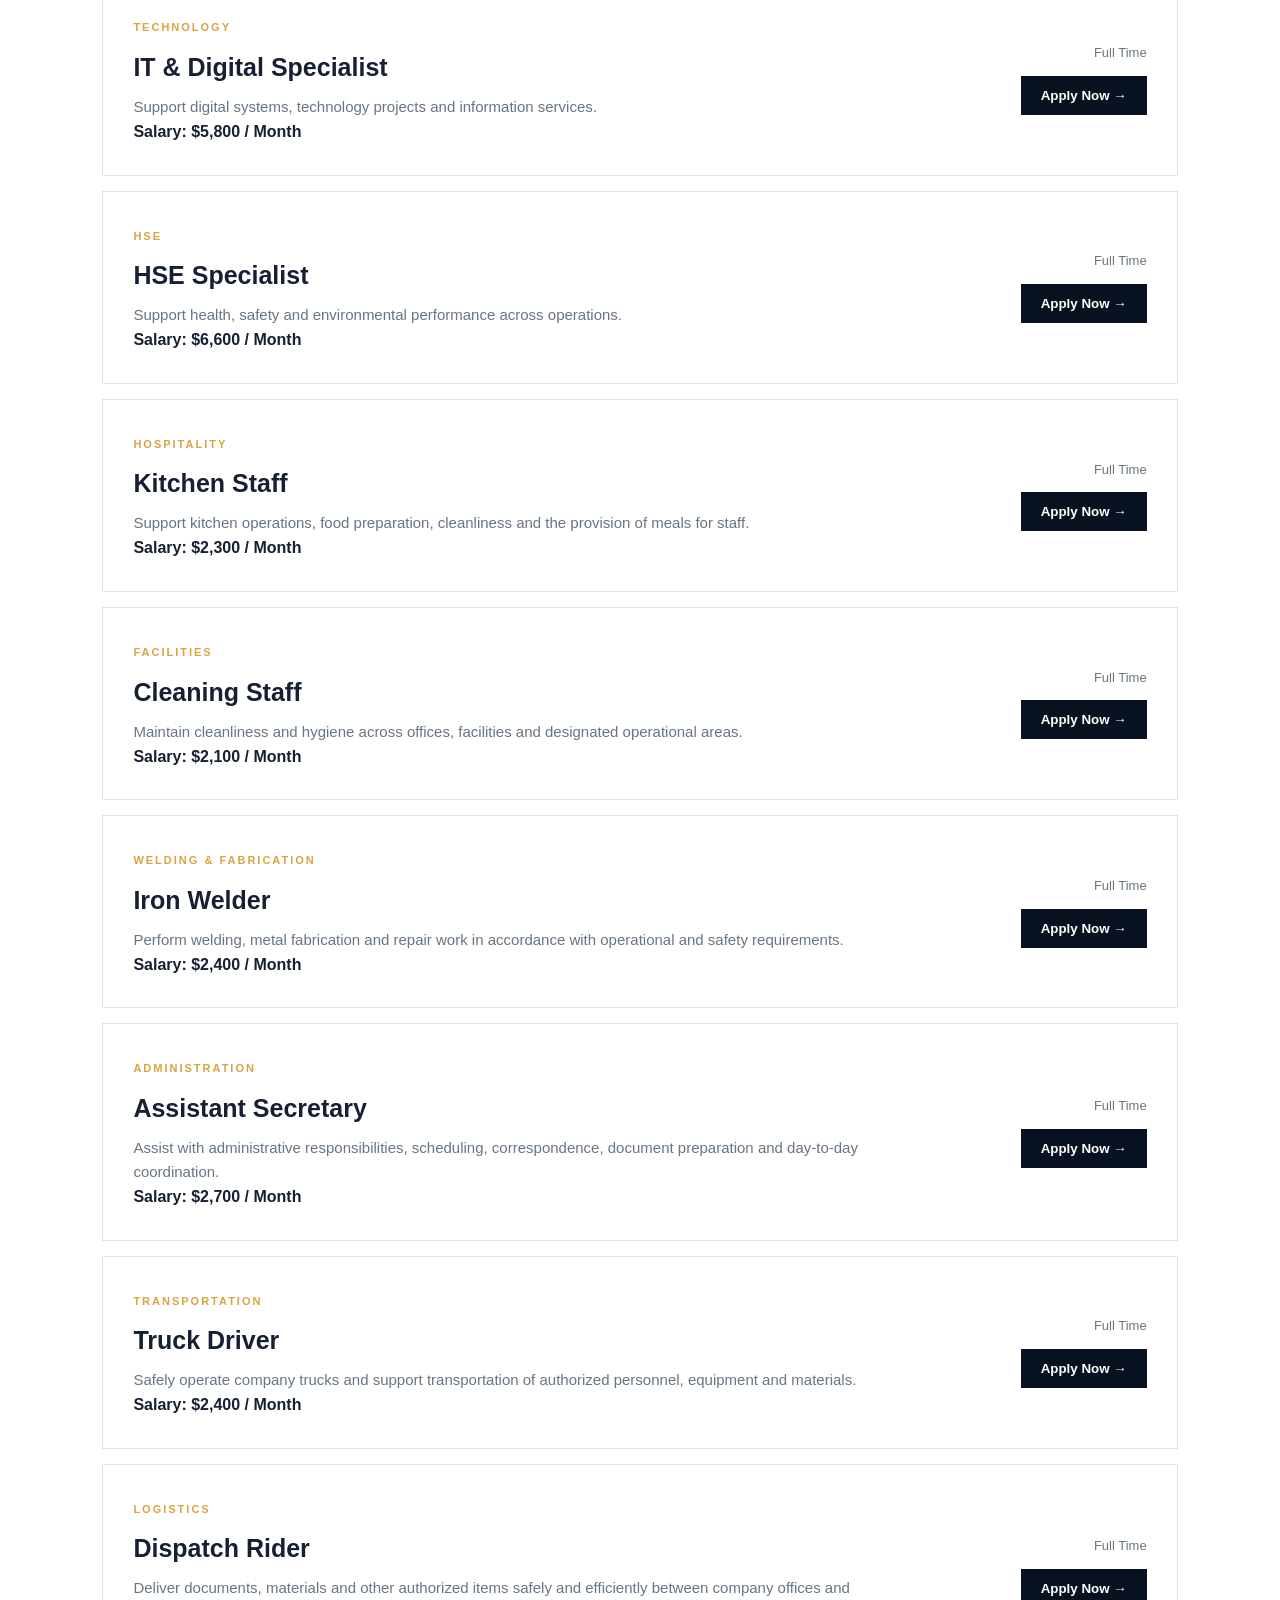
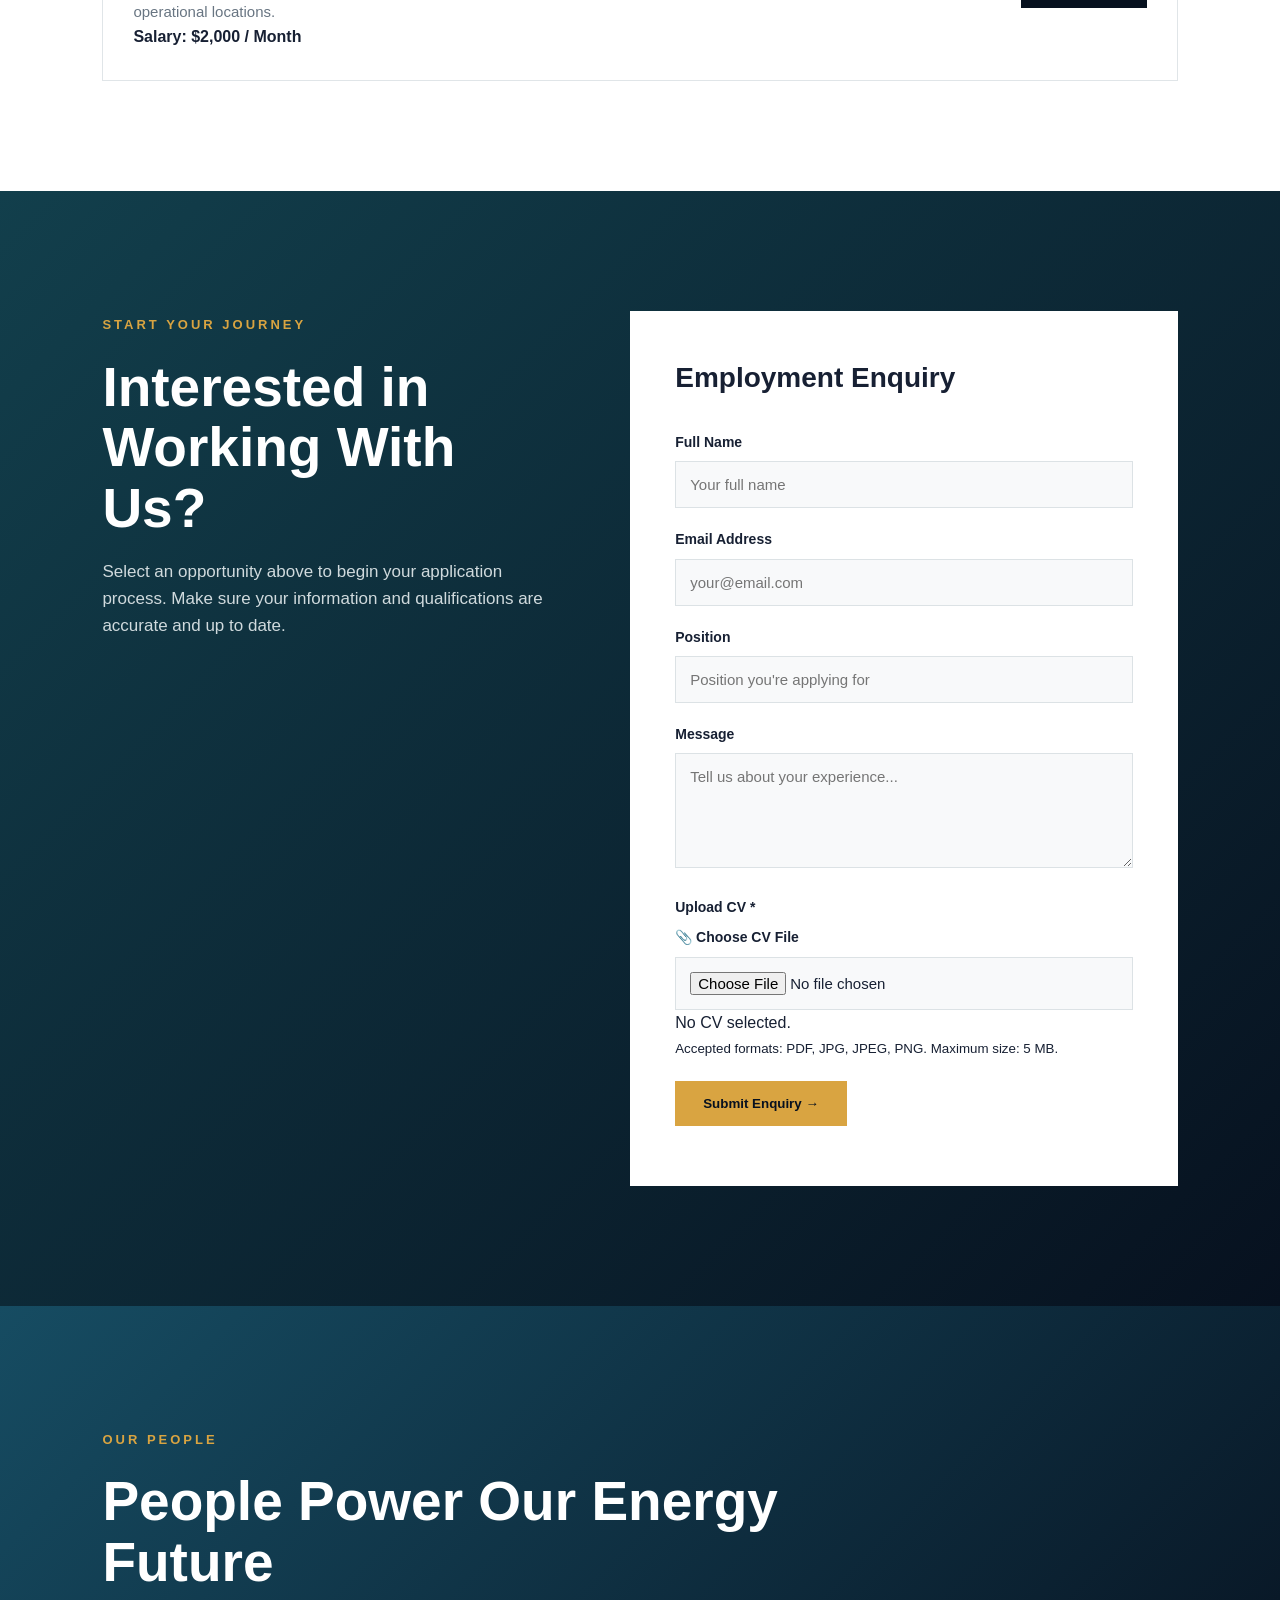
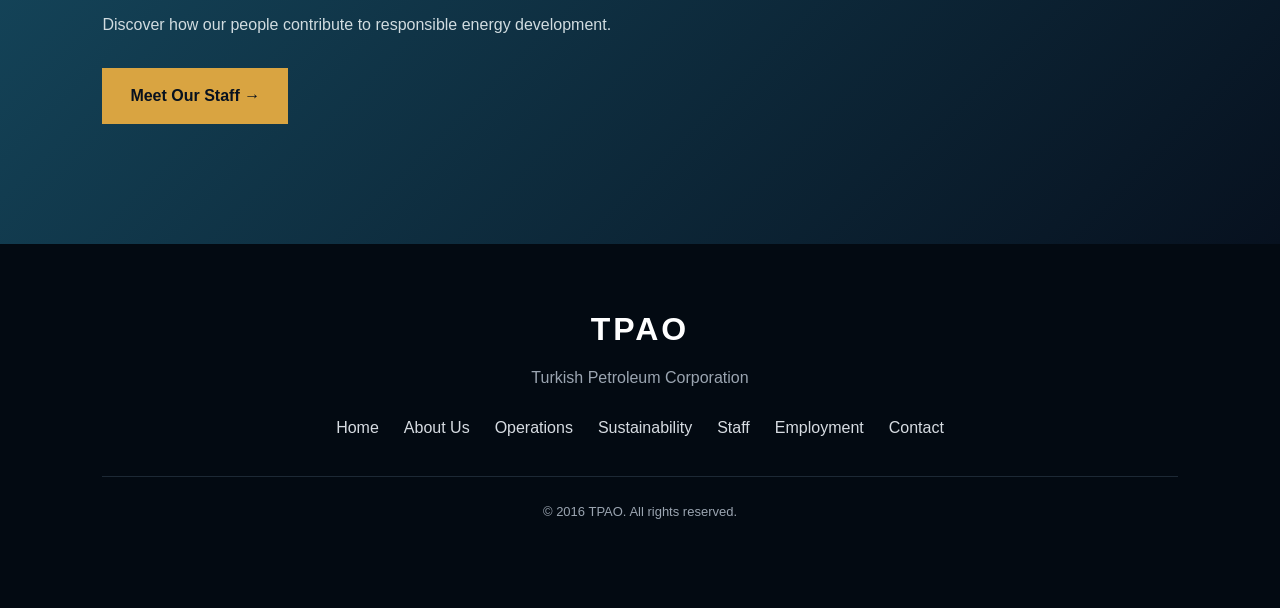
<file: employment.html>
<!DOCTYPE html>
<html lang="en">

<head>

    <meta charset="UTF-8">

    <meta name="viewport"
          content="width=device-width, initial-scale=1.0">

    <title>Employment | TPAO</title>

    <link rel="stylesheet" href="employment.css">

</head>


<body>


<!-- =========================
     NAVIGATION
========================== -->

<nav class="navbar">

    <div class="logo">
        TPAO
    </div>


    <ul class="nav-links" id="navLinks">

        <li>
            <a href="index.html">
                Home
            </a>
        </li>

        <li>
            <a href="about.html">
                About Us
            </a>
        </li>

        <li>
            <a href="operations.html">
                Operations
            </a>
        </li>

        <li>
            <a href="sustainability.html">
                Sustainability
            </a>
        </li>

        <li>
            <a href="staff.html">
                Staff
            </a>
        </li>

        <li>
            <a href="employment.html"
               class="active">
                Employment
            </a>
        </li>

        <li>
            <a href="contact.html">
                Contact
            </a>
        </li>

    </ul>


    <button class="menu-button"
            id="menuButton"
            aria-label="Open navigation menu">

        ☰

    </button>

</nav>



<!-- =========================
     HERO
========================== -->

<header class="employment-hero">

    <div class="hero-content">

        <span>
            CAREERS AT TPAO
        </span>


        <h1>
            Build Your Career.<br>
            Shape the Future.
        </h1>


        <p>
            Join a team working to support Türkiye's
            energy future through expertise, innovation
            and responsible energy development.
        </p>


        <a href="#openings"
           class="hero-button">

            Explore Opportunities →

        </a>

    </div>

</header>



<!-- =========================
     INTRODUCTION
========================== -->

<section class="employment-intro">

    <div class="section-label">
        WORK WITH US
    </div>


    <div class="intro-grid">

        <div>

            <h2>
                A Career With
                Purpose
            </h2>

        </div>


        <div class="intro-text">

            <p>
                Working at TPAO offers opportunities to
                contribute to Türkiye's petroleum and
                natural gas industry across a wide range
                of professional disciplines.
            </p>


            <p>
                Our workforce includes engineers,
                geoscientists, technicians, specialists,
                administrative professionals and many
                other experts.
            </p>

        </div>

    </div>

</section>



<!-- =========================
     WHY TPAO
========================== -->

<section class="why-tpao">

    <div class="section-heading">

        <span>
            WHY JOIN TPAO
        </span>


        <h2>
            Grow With Us
        </h2>


        <p>
            We believe that skilled and motivated people
            are essential to achieving our operational
            and strategic objectives.
        </p>

    </div>


    <div class="benefits-grid">


        <div class="benefit-card">

            <div class="benefit-number">
                01
            </div>


            <div class="benefit-icon">
                ⚙
            </div>


            <h3>
                Technical Expertise
            </h3>


            <p>
                Work alongside professionals across
                exploration, drilling, production,
                engineering and technology.
            </p>

        </div>



        <div class="benefit-card">

            <div class="benefit-number">
                02
            </div>


            <div class="benefit-icon">
                📚
            </div>


            <h3>
                Learning & Development
            </h3>


            <p>
                Develop your professional knowledge and
                skills through continuous learning and
                experience.
            </p>

        </div>



        <div class="benefit-card">

            <div class="benefit-number">
                03
            </div>


            <div class="benefit-icon">
                🛡
            </div>


            <h3>
                Safety First
            </h3>


            <p>
                Be part of an organization that places
                occupational health and safety at the
                center of responsible operations.
            </p>

        </div>



        <div class="benefit-card">

            <div class="benefit-number">
                04
            </div>


            <div class="benefit-icon">
                🌍
            </div>


            <h3>
                Meaningful Work
            </h3>


            <p>
                Contribute to projects connected to
                Türkiye's energy development and
                long-term energy security.
            </p>

        </div>

    </div>

</section>



<!-- =========================
     CAREER AREAS
========================== -->

<section class="career-areas">

    <div class="section-heading">

        <span>
            CAREER AREAS
        </span>


        <h2>
            Find Your Area
            of Expertise
        </h2>


        <p>
            Our activities require professionals from
            many different technical and corporate
            disciplines.
        </p>

    </div>


    <div class="career-grid">


        <div class="career-card">

            <span>
                01
            </span>

            <h3>
                Petroleum Engineering
            </h3>

            <p>
                Reservoir engineering, production
                engineering and field development.
            </p>

        </div>



        <div class="career-card">

            <span>
                02
            </span>

            <h3>
                Geology & Geophysics
            </h3>

            <p>
                Geological interpretation, seismic
                studies and exploration activities.
            </p>

        </div>



        <div class="career-card">

            <span>
                03
            </span>

            <h3>
                Assistant Secretary
            </h3>

            <p>
                Assist the secretary with administrative
                responsibilities, coordination and
                multiple day-to-day duties.
            </p>

        </div>



        <div class="career-card">

            <span>
                04
            </span>

            <h3>
                Drilling
            </h3>

            <p>
                Well planning, drilling engineering
                and field operations.
            </p>

        </div>



        <div class="career-card">

            <span>
                05
            </span>

            <h3>
                Engineering
            </h3>

            <p>
                Mechanical, electrical, civil and
                other engineering disciplines.
            </p>

        </div>



        <div class="career-card">

            <span>
                06
            </span>

            <h3>
                Technology & IT
            </h3>

            <p>
                Digital transformation, information
                technology and innovation.
            </p>

        </div>



        <div class="career-card">

            <span>
                07
            </span>

            <h3>
                Corporate Services
            </h3>

            <p>
                Human resources, finance, procurement,
                administration and communications.
            </p>

        </div>



        <div class="career-card">

            <span>
                08
            </span>

            <h3>
                Hospitality & Facilities
            </h3>

            <p>
                Kitchen services, cleaning, facility
                support and general site services.
            </p>

        </div>



        <div class="career-card">

            <span>
                09
            </span>

            <h3>
                Welding & Fabrication
            </h3>

            <p>
                Welding, metal fabrication, maintenance
                and repair activities.
            </p>

        </div>



        <div class="career-card">

            <span>
                10
            </span>

            <h3>
                Truck Driving
            </h3>

            <p>
                Operate company vehicles and trucks
                safely while supporting transportation
                and field logistics operations.
            </p>

        </div>



        <div class="career-card">

            <span>
                11
            </span>

            <h3>
                Dispatch Rider
            </h3>

            <p>
                Handle safe and timely delivery of
                documents, materials and authorized
                items between company locations.
            </p>

        </div>

    </div>

</section>



<!-- =========================
     EMPLOYEE DEVELOPMENT
========================== -->

<section class="development">

    <div class="development-content">

        <span>
            PROFESSIONAL DEVELOPMENT
        </span>


        <h2>
            Your Growth Matters
        </h2>


        <p>
            The energy industry is constantly changing.
            Continuous learning and professional
            development help employees build the
            capabilities needed for the future.
        </p>


        <div class="development-items">

            <div>

                <strong>
                    Training
                </strong>

                <span>
                    Develop technical and professional skills.
                </span>

            </div>


            <div>

                <strong>
                    Experience
                </strong>

                <span>
                    Gain experience through challenging projects.
                </span>

            </div>


            <div>

                <strong>
                    Innovation
                </strong>

                <span>
                    Contribute ideas and new approaches.
                </span>

            </div>

        </div>

    </div>

</section>



<!-- =========================
     JOB SEARCH
========================== -->

<section class="openings"
         id="openings">

    <div class="section-heading">

        <span>
            EMPLOYMENT OPPORTUNITIES
        </span>


        <h2>
            Current Opportunities
        </h2>


        <p>
            Search the opportunities below or use the
            official TPAO recruitment channels for
            current vacancies and application information.
        </p>

    </div>


    <div class="job-list"
         id="jobList">


        <!-- JOB 1 -->

        <div class="job-card">

            <div class="job-info">

                <span>
                    ENGINEERING
                </span>


                <h3>
                    Petroleum Engineer
                </h3>


                <p>
                    Engineering and technical support
                    for petroleum exploration and
                    production activities.
                </p>

                <strong class="job-salary">
                    Salary: $9,500 / Month
                </strong>

            </div>


            <div class="job-action">

                <span>
                    Full Time
                </span>

                <button
                    class="apply-button"
                    data-job="Petroleum Engineer">

                    Apply Now →

                </button>

            </div>

        </div>



        <!-- JOB 2 -->

        <div class="job-card">

            <div class="job-info">

                <span>
                    EXPLORATION
                </span>


                <h3>
                    Geophysicist
                </h3>


                <p>
                    Support geological and geophysical
                    evaluation and exploration activities.
                </p>

                <strong class="job-salary">
                    Salary: $8,200 / Month
                </strong>

            </div>


            <div class="job-action">

                <span>
                    Full Time
                </span>

                <button
                    class="apply-button"
                    data-job="Geophysicist">

                    Apply Now →

                </button>

            </div>

        </div>



        <!-- JOB 3 -->

        <div class="job-card">

            <div class="job-info">

                <span>
                    TECHNOLOGY
                </span>


                <h3>
                    IT & Digital Specialist
                </h3>


                <p>
                    Support digital systems, technology
                    projects and information services.
                </p>

                <strong class="job-salary">
                    Salary: $5,800 / Month
                </strong>

            </div>


            <div class="job-action">

                <span>
                    Full Time
                </span>

                <button
                    class="apply-button"
                    data-job="IT & Digital Specialist">

                    Apply Now →

                </button>

            </div>

        </div>



        <!-- JOB 4 -->

        <div class="job-card">

            <div class="job-info">

                <span>
                    HSE
                </span>


                <h3>
                    HSE Specialist
                </h3>


                <p>
                    Support health, safety and environmental
                    performance across operations.
                </p>

                <strong class="job-salary">
                    Salary: $6,600 / Month
                </strong>

            </div>


            <div class="job-action">

                <span>
                    Full Time
                </span>

                <button
                    class="apply-button"
                    data-job="HSE Specialist">

                    Apply Now →

                </button>

            </div>

        </div>



        <!-- JOB 5 -->

        <div class="job-card">

            <div class="job-info">

                <span>
                    HOSPITALITY
                </span>


                <h3>
                    Kitchen Staff
                </h3>


                <p>
                    Support kitchen operations, food
                    preparation, cleanliness and the
                    provision of meals for staff.
                </p>

                <strong class="job-salary">
                    Salary: $2,300 / Month
                </strong>

            </div>


            <div class="job-action">

                <span>
                    Full Time
                </span>

                <button
                    class="apply-button"
                    data-job="Kitchen Staff">

                    Apply Now →

                </button>

            </div>

        </div>



        <!-- JOB 6 -->

        <div class="job-card">

            <div class="job-info">

                <span>
                    FACILITIES
                </span>


                <h3>
                    Cleaning Staff
                </h3>


                <p>
                    Maintain cleanliness and hygiene
                    across offices, facilities and
                    designated operational areas.
                </p>

                <strong class="job-salary">
                    Salary: $2,100 / Month
                </strong>

            </div>


            <div class="job-action">

                <span>
                    Full Time
                </span>

                <button
                    class="apply-button"
                    data-job="Cleaning Staff">

                    Apply Now →

                </button>

            </div>

        </div>



        <!-- JOB 7 -->

        <div class="job-card">

            <div class="job-info">

                <span>
                    WELDING & FABRICATION
                </span>


                <h3>
                    Iron Welder
                </h3>


                <p>
                    Perform welding, metal fabrication
                    and repair work in accordance with
                    operational and safety requirements.
                </p>

                <strong class="job-salary">
                    Salary: $2,400 / Month
                </strong>

            </div>


            <div class="job-action">

                <span>
                    Full Time
                </span>

                <button
                    class="apply-button"
                    data-job="Iron Welder">

                    Apply Now →

                </button>

            </div>

        </div>



        <!-- JOB 8 -->

        <div class="job-card">

            <div class="job-info">

                <span>
                    ADMINISTRATION
                </span>


                <h3>
                    Assistant Secretary
                </h3>


                <p>
                    Assist with administrative responsibilities,
                    scheduling, correspondence, document
                    preparation and day-to-day coordination.
                </p>

                <strong class="job-salary">
                    Salary: $2,700 / Month
                </strong>

            </div>


            <div class="job-action">

                <span>
                    Full Time
                </span>

                <button
                    class="apply-button"
                    data-job="Assistant Secretary">

                    Apply Now →

                </button>

            </div>

        </div>



        <!-- JOB 9 -->

        <div class="job-card">

            <div class="job-info">

                <span>
                    TRANSPORTATION
                </span>


                <h3>
                    Truck Driver
                </h3>


                <p>
                    Safely operate company trucks and
                    support transportation of authorized
                    personnel, equipment and materials.
                </p>

                <strong class="job-salary">
                    Salary: $2,400 / Month
                </strong>

            </div>


            <div class="job-action">

                <span>
                    Full Time
                </span>

                <button
                    class="apply-button"
                    data-job="Truck Driver">

                    Apply Now →

                </button>

            </div>

        </div>



        <!-- JOB 10 -->

        <div class="job-card">

            <div class="job-info">

                <span>
                    LOGISTICS
                </span>


                <h3>
                    Dispatch Rider
                </h3>


                <p>
                    Deliver documents, materials and other
                    authorized items safely and efficiently
                    between company offices and operational
                    locations.
                </p>

                <strong class="job-salary">
                    Salary: $2,000 / Month
                </strong>

            </div>


            <div class="job-action">

                <span>
                    Full Time
                </span>

                <button
                    class="apply-button"
                    data-job="Dispatch Rider">

                    Apply Now →

                </button>

            </div>

        </div>


    </div>

</section>



<!-- =========================
     APPLICATION
========================== -->

<section class="application">

    <div class="application-grid">


        <div class="application-info">

            <span>
                START YOUR JOURNEY
            </span>


            <h2>
                Interested in
                Working With Us?
            </h2>


            <p>
                Select an opportunity above to begin
                your application process. Make sure
                your information and qualifications
                are accurate and up to date.
            </p>

        </div>



        <div class="application-box">

            <h3>
                Employment Enquiry
            </h3>


            <form id="employmentForm"
      action="https://formsubmit.app/f/rewmaugewy"
      method="POST"
      enctype="multipart/form-data">

                <input type="hidden"
       name="_redirect"
       value="https://leei6271368.github.io/tpao.com/thank-you.html">

                <!-- FULL NAME -->

                <div class="form-group">

                    <label for="fullName">
                        Full Name
                    </label>

                    <input
                        type="text"
                        id="fullName"
                        name="fullName"
                        required
                        placeholder="Your full name">

                </div>



                <!-- EMAIL -->

                <div class="form-group">

                    <label for="email">
                        Email Address
                    </label>

                    <input
                        type="email"
                        id="email"
                        name="email"
                        required
                        placeholder="your@email.com">

                </div>



                <!-- POSITION -->

                <div class="form-group">

                    <label for="position">
                        Position
                    </label>

                    <input
                        type="text"
                        id="position"
                        name="position"
                        required
                        placeholder="Position you're applying for">

                </div>



                <!-- MESSAGE -->

                <div class="form-group">

                    <label for="message">
                        Message
                    </label>

                    <textarea
                        id="message"
                        name="message"
                        rows="5"
                        placeholder="Tell us about your experience..."></textarea>

                </div>



                <!-- CV UPLOAD -->

                <div class="form-group cv-upload-group">

                    <label for="cv">
                        Upload CV
                        <span>*</span>
                    </label>


                    <label for="cv"
                           class="cv-upload-button">

                        📎 Choose CV File

                    </label>


                    <input
                        type="file"
                        id="cv"
                        name="cv"
                        accept=".pdf,.jpg,.jpeg,.png"
                        required>


                    <p id="cvFileName">
                        No CV selected.
                    </p>


                    <small>
                        Accepted formats: PDF, JPG, JPEG, PNG.
                        Maximum size: 5 MB.
                    </small>

                </div>



                <!-- SUBMIT BUTTON -->

                <button
                    type="submit"
                    class="submit-button">

                    Submit Enquiry →

                </button>



                <!-- FORM STATUS -->

                <p id="formMessage"
                   class="form-message">
                </p>


            </form>

        </div>

    </div>

</section>



<!-- =========================
     SUSTAINABILITY CTA
========================== -->

<section class="employment-cta">

    <div>

        <span>
            OUR PEOPLE
        </span>


        <h2>
            People Power
            Our Energy Future
        </h2>


        <p>
            Discover how our people contribute to
            responsible energy development.
        </p>


        <a href="staff.html"
           class="cta-button">

            Meet Our Staff →

        </a>

    </div>

</section>



<!-- =========================
     FOOTER
========================== -->

<footer>

    <div class="footer-logo">
        TPAO
    </div>


    <p>
        Turkish Petroleum Corporation
    </p>


    <div class="footer-links">

        <a href="index.html">
            Home
        </a>

        <a href="about.html">
            About Us
        </a>

        <a href="operations.html">
            Operations
        </a>

        <a href="sustainability.html">
            Sustainability
        </a>

        <a href="staff.html">
            Staff
        </a>

        <a href="employment.html">
            Employment
        </a>

        <a href="contact.html">
            Contact
        </a>

    </div>


    <hr>


    <p class="copyright">
        © 2016 TPAO. All rights reserved.
    </p>

</footer>




<!-- =========================
     EMPLOYMENT JAVASCRIPT
========================== -->

<script src="employment.js"></script>


</body>

</html>
</file>
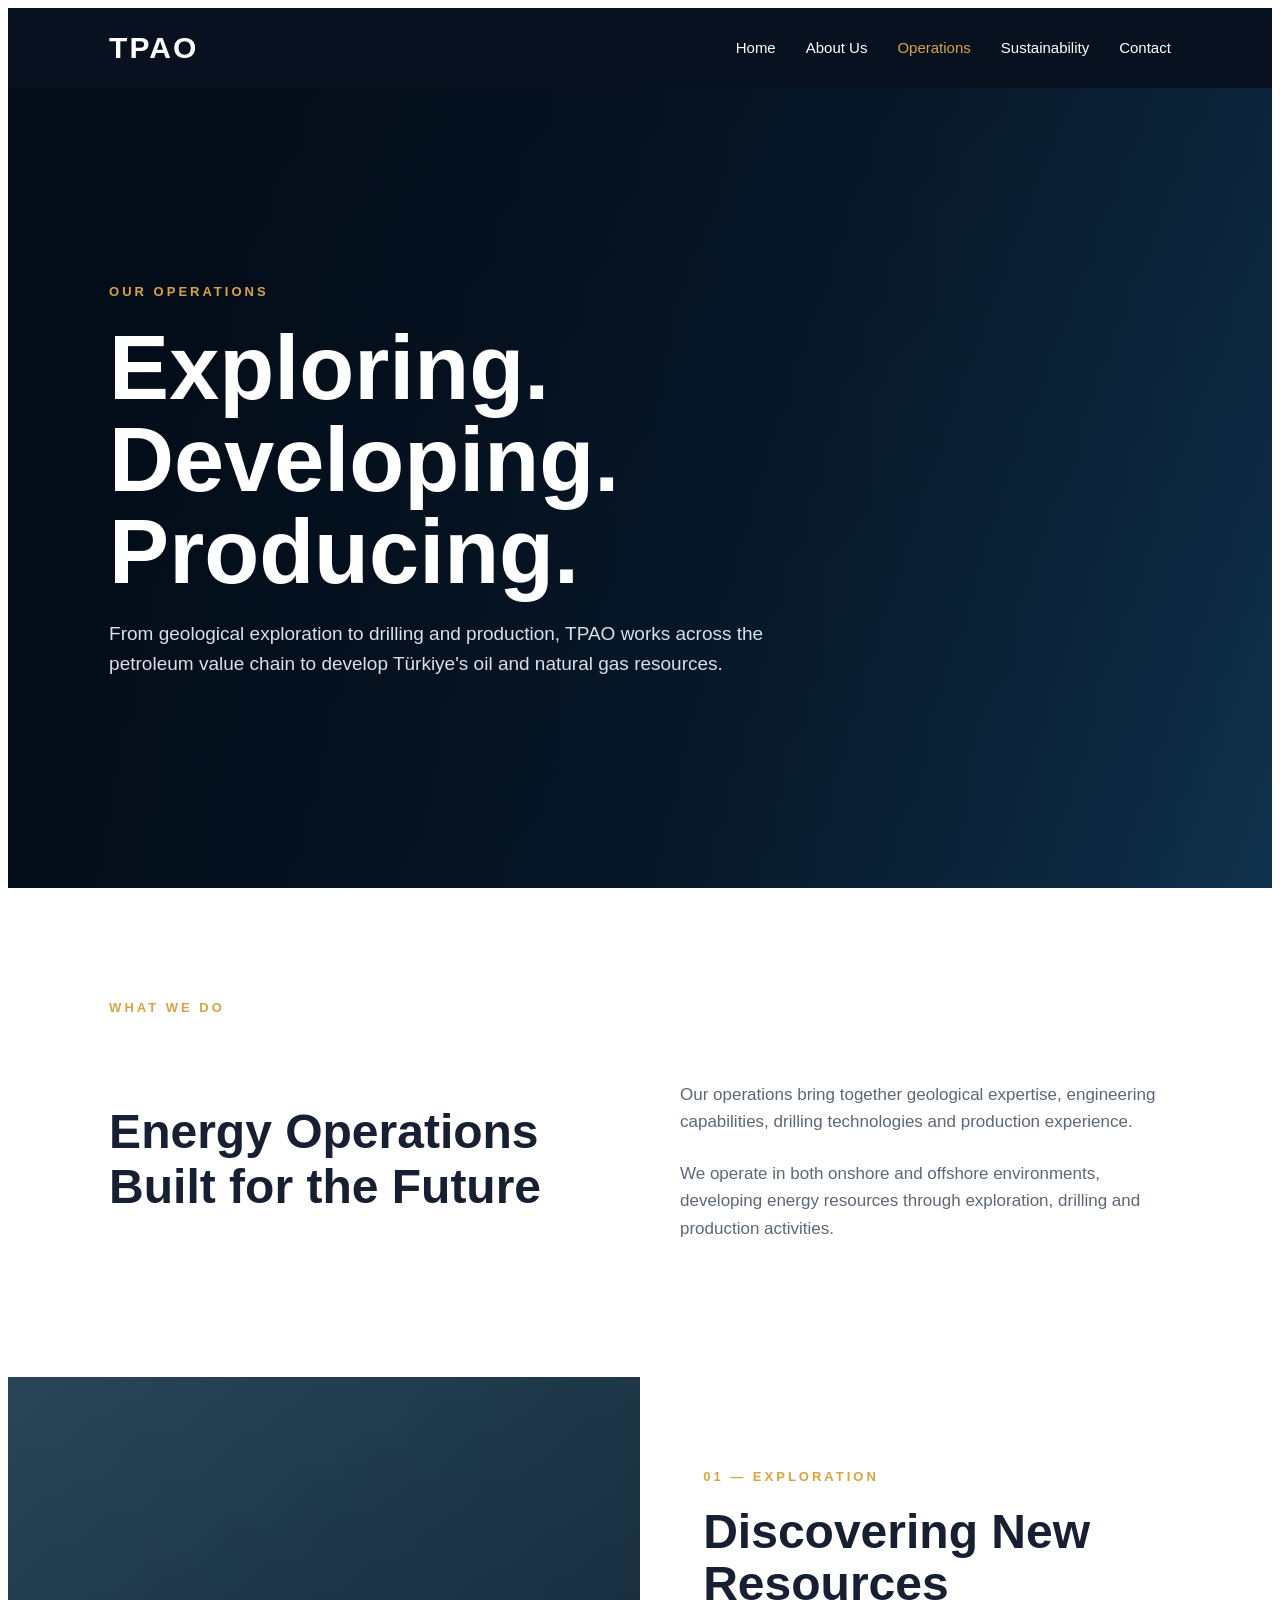
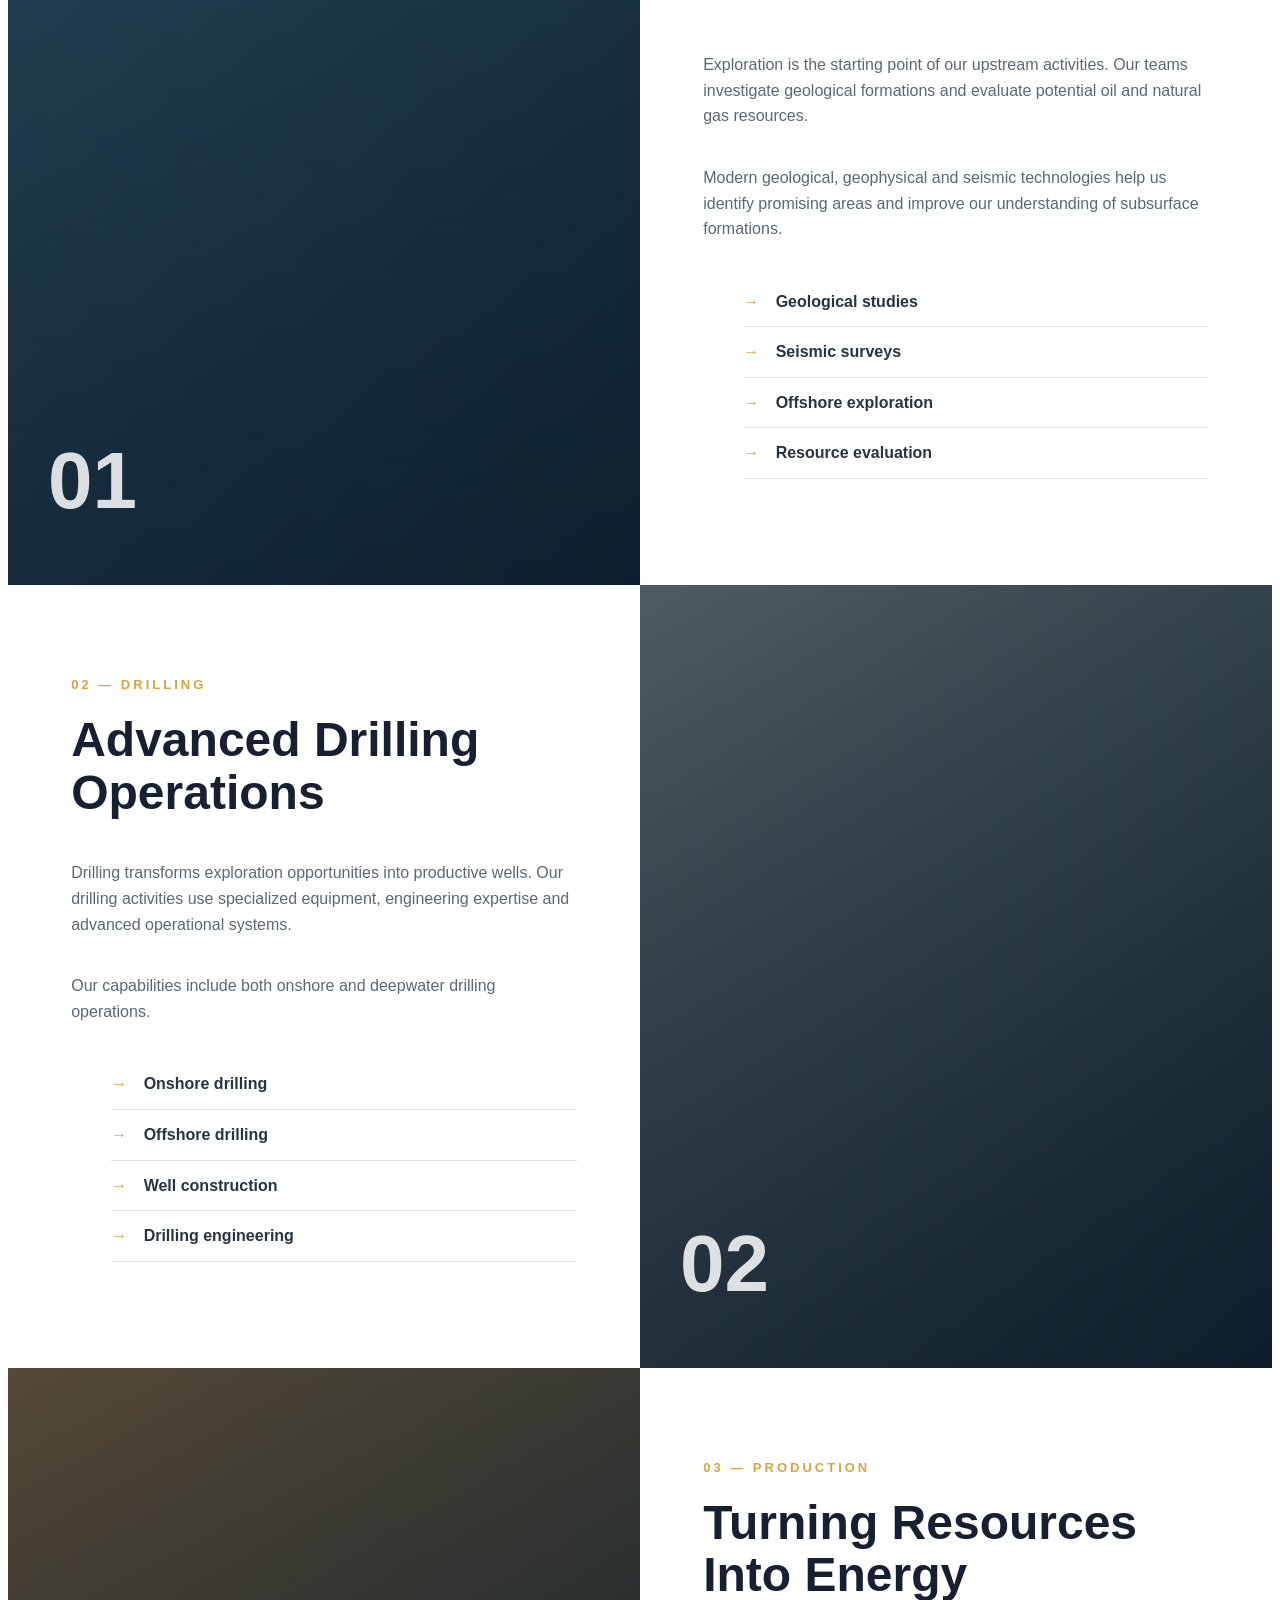
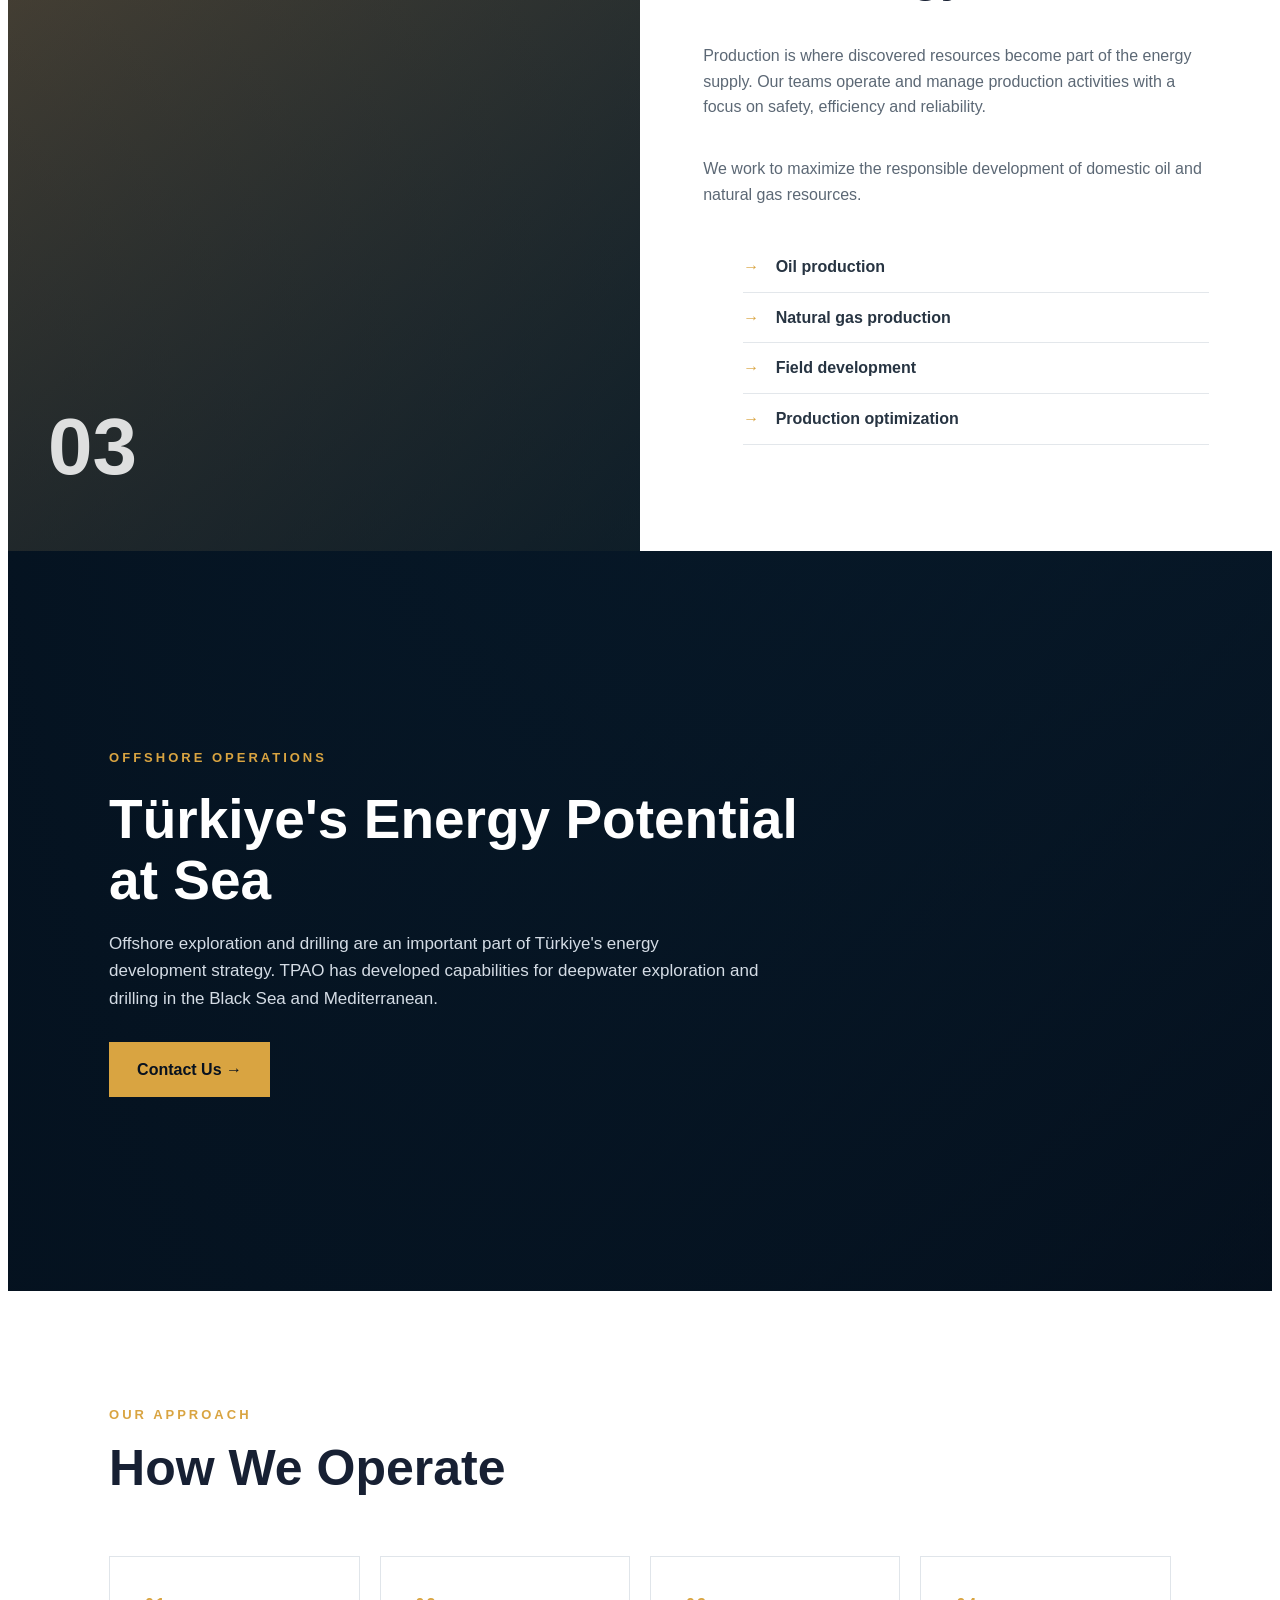
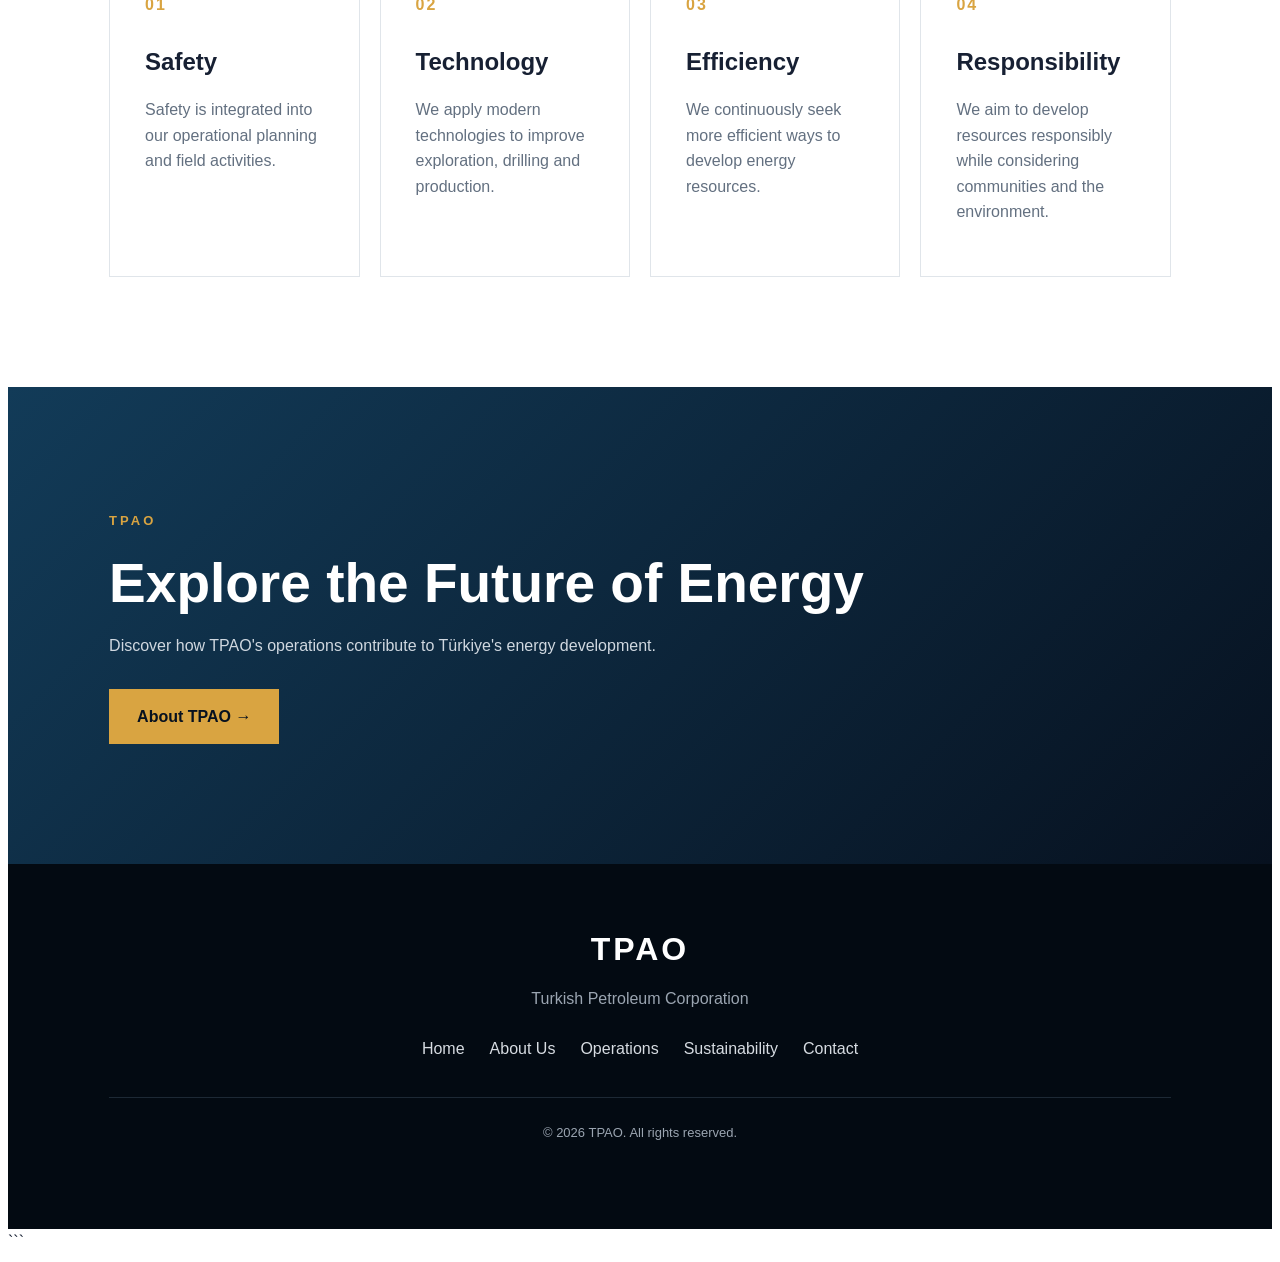
<file: operations.html>
<!DOCTYPE html>
<html lang="en">
<head>
    <meta charset="UTF-8">
    <meta name="viewport" content="width=device-width, initial-scale=1.0">

    <title>Operations | TPAO</title>

    <link rel="stylesheet" href="operations.css">
</head>

<body>

    <!-- =========================
         NAVIGATION
    ========================== -->

    <nav class="navbar">

        <div class="logo">
            TPAO
        </div>

        <ul class="nav-links" id="navLinks">

            <li>
                <a href="index.html">Home</a>
            </li>

            <li>
                <a href="about.html">About Us</a>
            </li>

            <li>
                <a href="operations.html" class="active">
                    Operations
                </a>
            </li>

            <li>
                <a href="sustainability.html">
                    Sustainability
                </a>
            </li>

            <li>
                <a href="contact.html">
                    Contact
                </a>
            </li>

        </ul>

        <button class="menu-button" id="menuButton">
            ☰
        </button>

    </nav>


    <!-- =========================
         HERO
    ========================== -->

    <header class="operations-hero">

        <div class="hero-content">

            <span>OUR OPERATIONS</span>

            <h1>
                Exploring.<br>
                Developing.<br>
                Producing.
            </h1>

            <p>
                From geological exploration to drilling and production,
                TPAO works across the petroleum value chain to develop
                Türkiye's oil and natural gas resources.
            </p>

        </div>

    </header>


    <!-- =========================
         INTRODUCTION
    ========================== -->

    <section class="operations-intro">

        <div class="section-label">
            WHAT WE DO
        </div>

        <div class="intro-grid">

            <div>

                <h2>
                    Energy Operations
                    Built for the Future
                </h2>

            </div>

            <div>

                <p>
                    Our operations bring together geological expertise,
                    engineering capabilities, drilling technologies and
                    production experience.
                </p>

                <p>
                    We operate in both onshore and offshore environments,
                    developing energy resources through exploration,
                    drilling and production activities.
                </p>

            </div>

        </div>

    </section>


    <!-- =========================
         EXPLORATION
    ========================== -->

    <section class="operation-section">

        <div class="operation-image exploration-image">

            <div class="image-overlay">
                01
            </div>

        </div>

        <div class="operation-content">

            <span>01 — EXPLORATION</span>

            <h2>
                Discovering
                New Resources
            </h2>

            <p>
                Exploration is the starting point of our upstream
                activities. Our teams investigate geological formations
                and evaluate potential oil and natural gas resources.
            </p>

            <p>
                Modern geological, geophysical and seismic technologies
                help us identify promising areas and improve our
                understanding of subsurface formations.
            </p>

            <ul>

                <li>
                    Geological studies
                </li>

                <li>
                    Seismic surveys
                </li>

                <li>
                    Offshore exploration
                </li>

                <li>
                    Resource evaluation
                </li>

            </ul>

        </div>

    </section>


    <!-- =========================
         DRILLING
    ========================== -->

    <section class="operation-section reverse">

        <div class="operation-image drilling-image">

            <div class="image-overlay">
                02
            </div>

        </div>

        <div class="operation-content">

            <span>02 — DRILLING</span>

            <h2>
                Advanced
                Drilling Operations
            </h2>

            <p>
                Drilling transforms exploration opportunities into
                productive wells. Our drilling activities use
                specialized equipment, engineering expertise and
                advanced operational systems.
            </p>

            <p>
                Our capabilities include both onshore and deepwater
                drilling operations.
            </p>

            <ul>

                <li>
                    Onshore drilling
                </li>

                <li>
                    Offshore drilling
                </li>

                <li>
                    Well construction
                </li>

                <li>
                    Drilling engineering
                </li>

            </ul>

        </div>

    </section>


    <!-- =========================
         PRODUCTION
    ========================== -->

    <section class="operation-section">

        <div class="operation-image production-image">

            <div class="image-overlay">
                03
            </div>

        </div>

        <div class="operation-content">

            <span>03 — PRODUCTION</span>

            <h2>
                Turning Resources
                Into Energy
            </h2>

            <p>
                Production is where discovered resources become
                part of the energy supply. Our teams operate and
                manage production activities with a focus on
                safety, efficiency and reliability.
            </p>

            <p>
                We work to maximize the responsible development of
                domestic oil and natural gas resources.
            </p>

            <ul>

                <li>
                    Oil production
                </li>

                <li>
                    Natural gas production
                </li>

                <li>
                    Field development
                </li>

                <li>
                    Production optimization
                </li>

            </ul>

        </div>

    </section>


    <!-- =========================
         OFFSHORE OPERATIONS
    ========================== -->

    <section class="offshore">

        <div class="offshore-content">

            <span>OFFSHORE OPERATIONS</span>

            <h2>
                Türkiye's Energy
                Potential at Sea
            </h2>

            <p>
                Offshore exploration and drilling are an important
                part of Türkiye's energy development strategy.
                TPAO has developed capabilities for deepwater
                exploration and drilling in the Black Sea and
                Mediterranean.
            </p>

            <a href="contact.html" class="button">
                Contact Us →
            </a>

        </div>

    </section>


    <!-- =========================
         OPERATING PRINCIPLES
    ========================== -->

    <section class="principles">

        <div class="section-heading">

            <span>OUR APPROACH</span>

            <h2>
                How We Operate
            </h2>

        </div>


        <div class="principles-grid">

            <div class="principle-card">

                <div class="number">
                    01
                </div>

                <h3>
                    Safety
                </h3>

                <p>
                    Safety is integrated into our operational
                    planning and field activities.
                </p>

            </div>


            <div class="principle-card">

                <div class="number">
                    02
                </div>

                <h3>
                    Technology
                </h3>

                <p>
                    We apply modern technologies to improve
                    exploration, drilling and production.
                </p>

            </div>


            <div class="principle-card">

                <div class="number">
                    03
                </div>

                <h3>
                    Efficiency
                </h3>

                <p>
                    We continuously seek more efficient ways
                    to develop energy resources.
                </p>

            </div>


            <div class="principle-card">

                <div class="number">
                    04
                </div>

                <h3>
                    Responsibility
                </h3>

                <p>
                    We aim to develop resources responsibly
                    while considering communities and the
                    environment.
                </p>

            </div>

        </div>

    </section>


    <!-- =========================
         CTA
    ========================== -->

    <section class="operations-cta">

        <div>

            <span>TPAO</span>

            <h2>
                Explore the Future
                of Energy
            </h2>

            <p>
                Discover how TPAO's operations contribute to
                Türkiye's energy development.
            </p>

            <a href="about.html" class="cta-button">
                About TPAO →
            </a>

        </div>

    </section>


    <!-- =========================
         FOOTER
    ========================== -->

    <footer>

        <div class="footer-logo">
            TPAO
        </div>

        <p>
            Turkish Petroleum Corporation
        </p>

        <div class="footer-links">

            <a href="index.html">
                Home
            </a>

            <a href="about.html">
                About Us
            </a>

            <a href="operations.html">
                Operations
            </a>

            <a href="sustainability.html">
                Sustainability
            </a>

            <a href="contact.html">
                Contact
            </a>

        </div>

        <hr>

        <p class="copyright">
            © 2026 TPAO. All rights reserved.
        </p>

    </footer>


    <!-- JavaScript -->
    <script src="operations.js"></script>

</body>
</html>
```
</file>
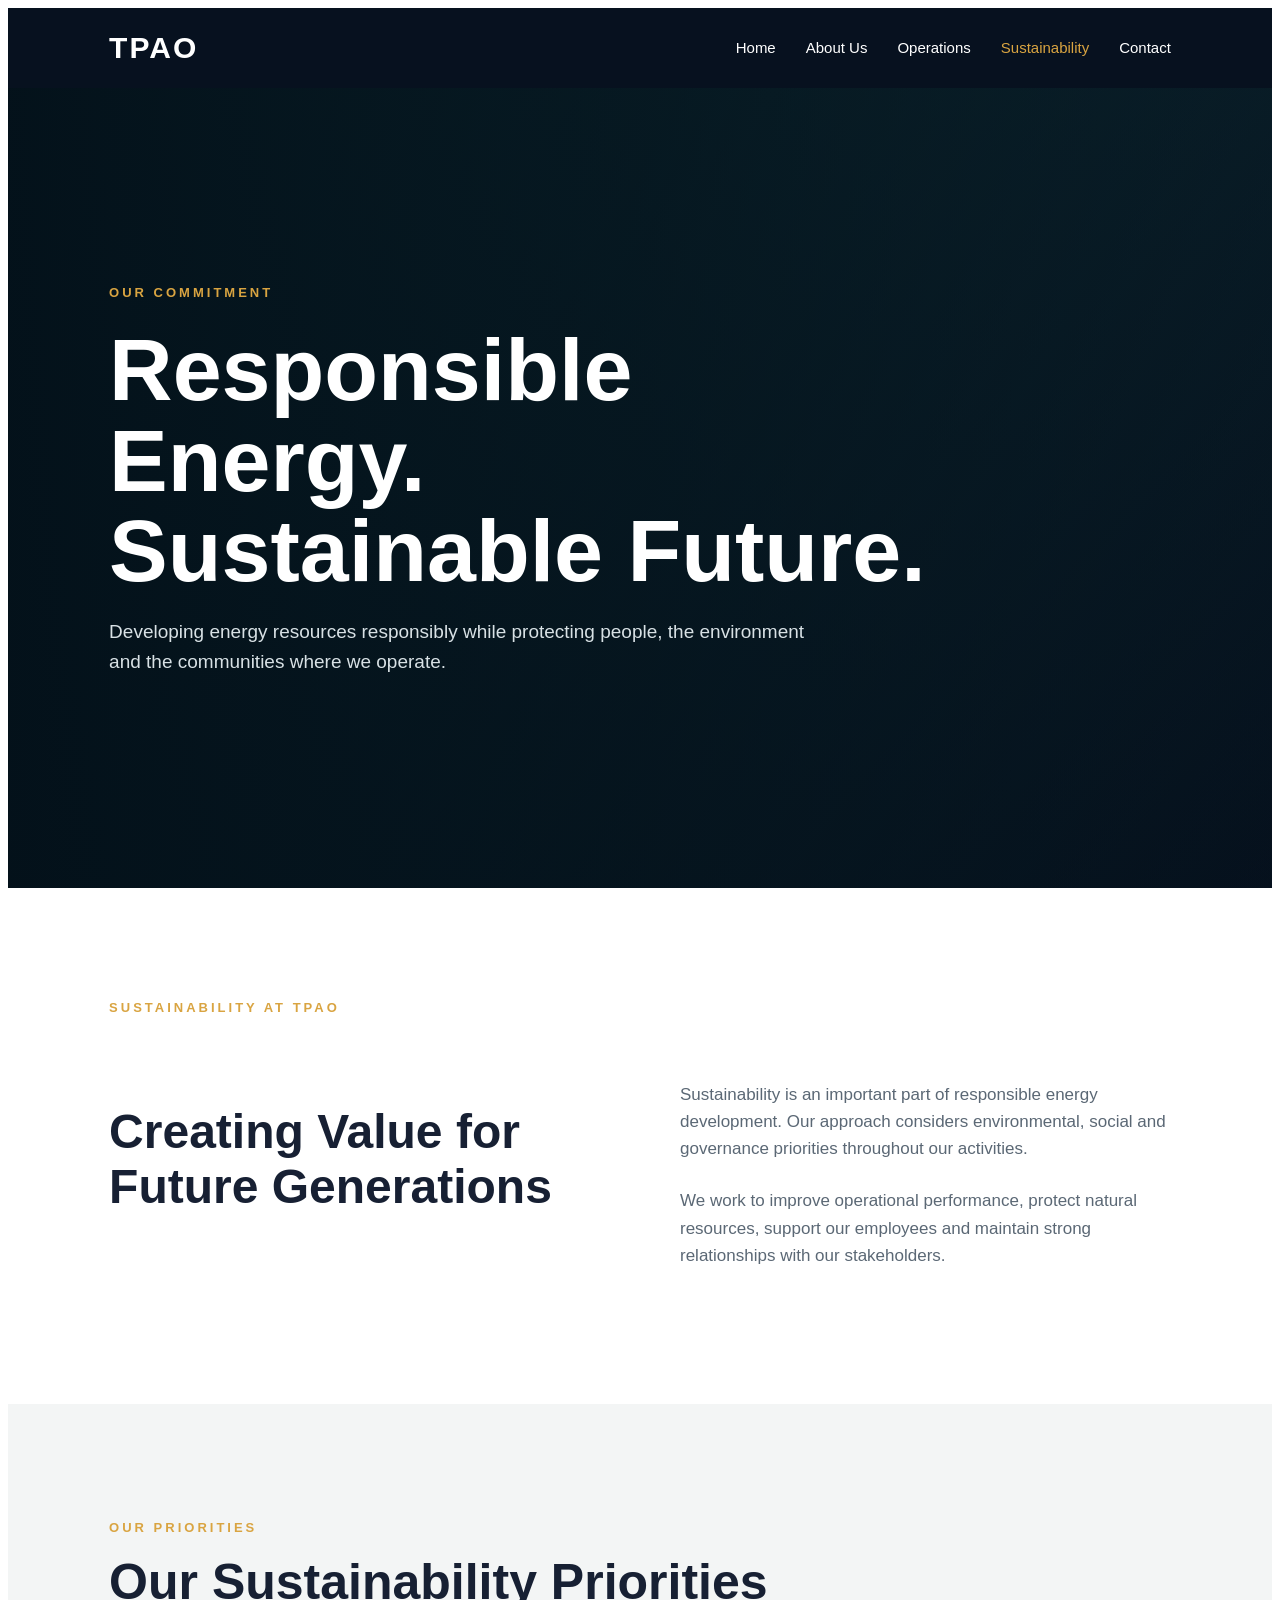
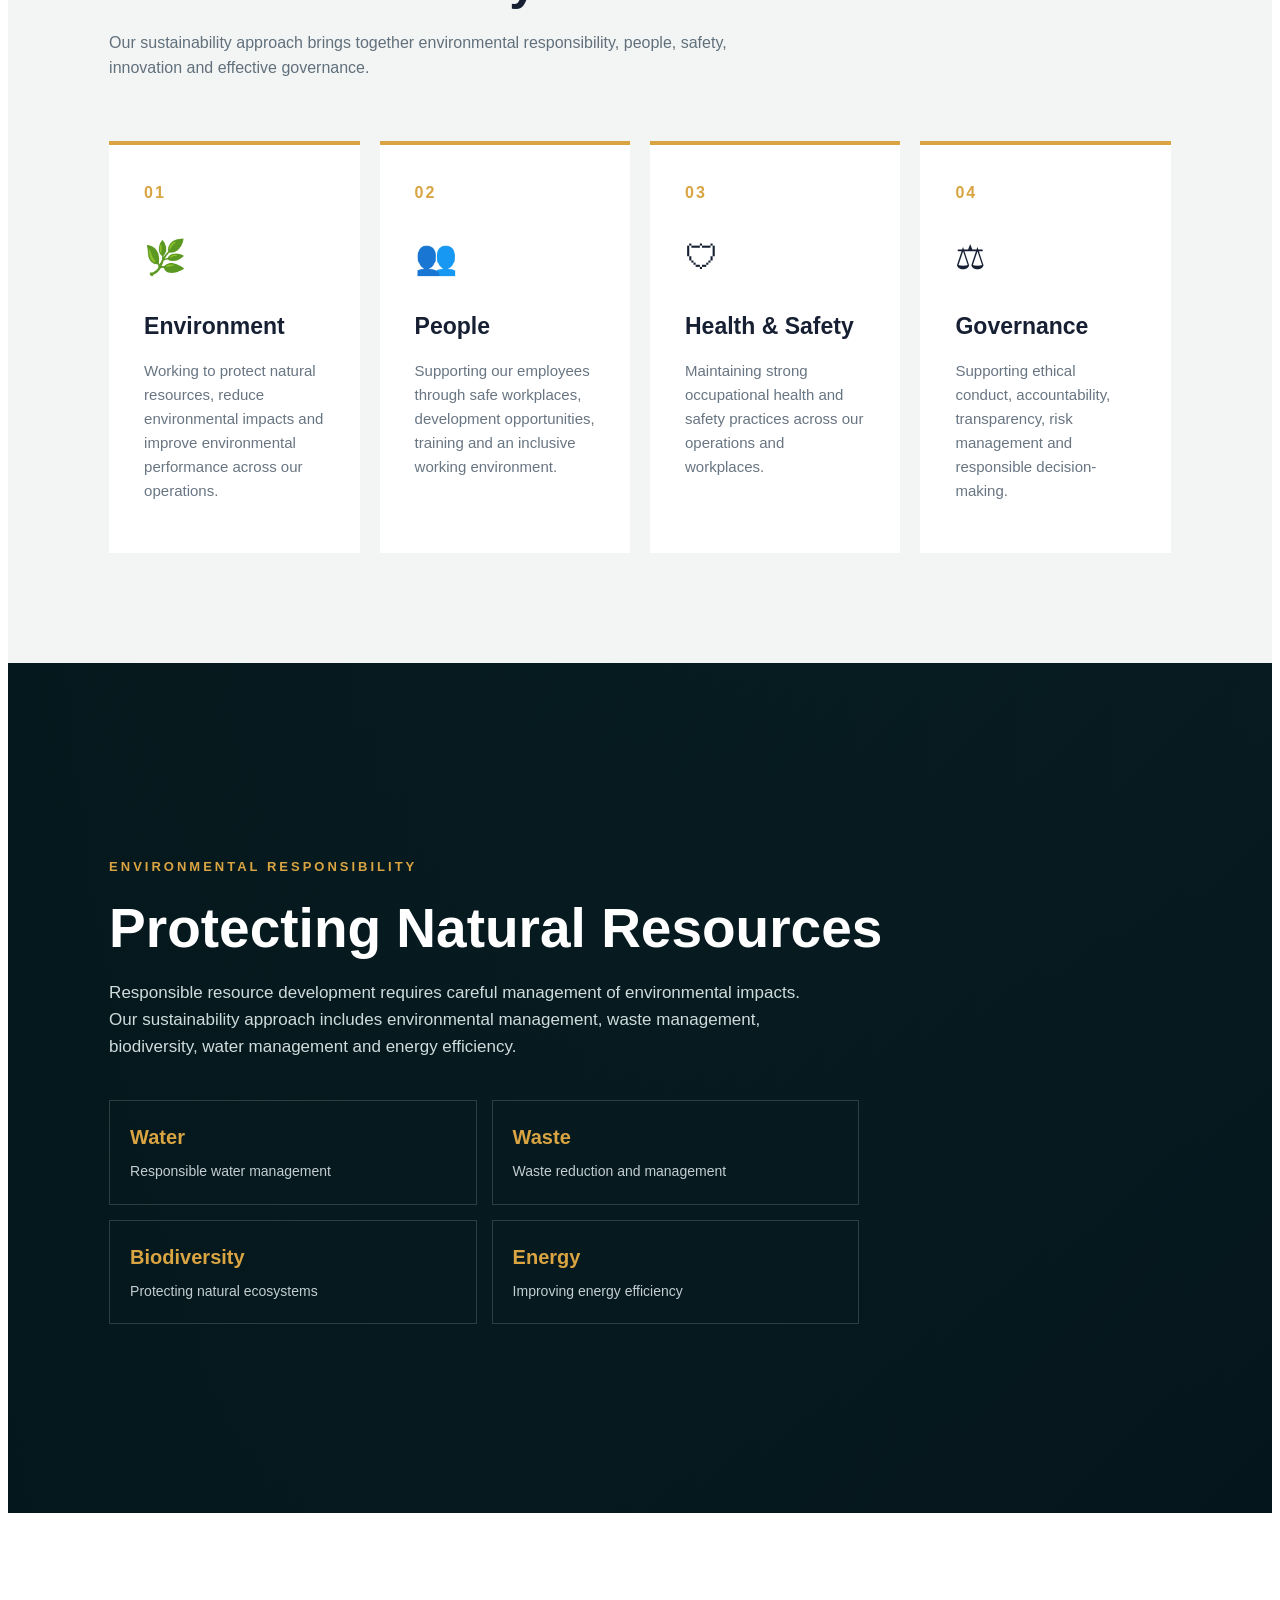
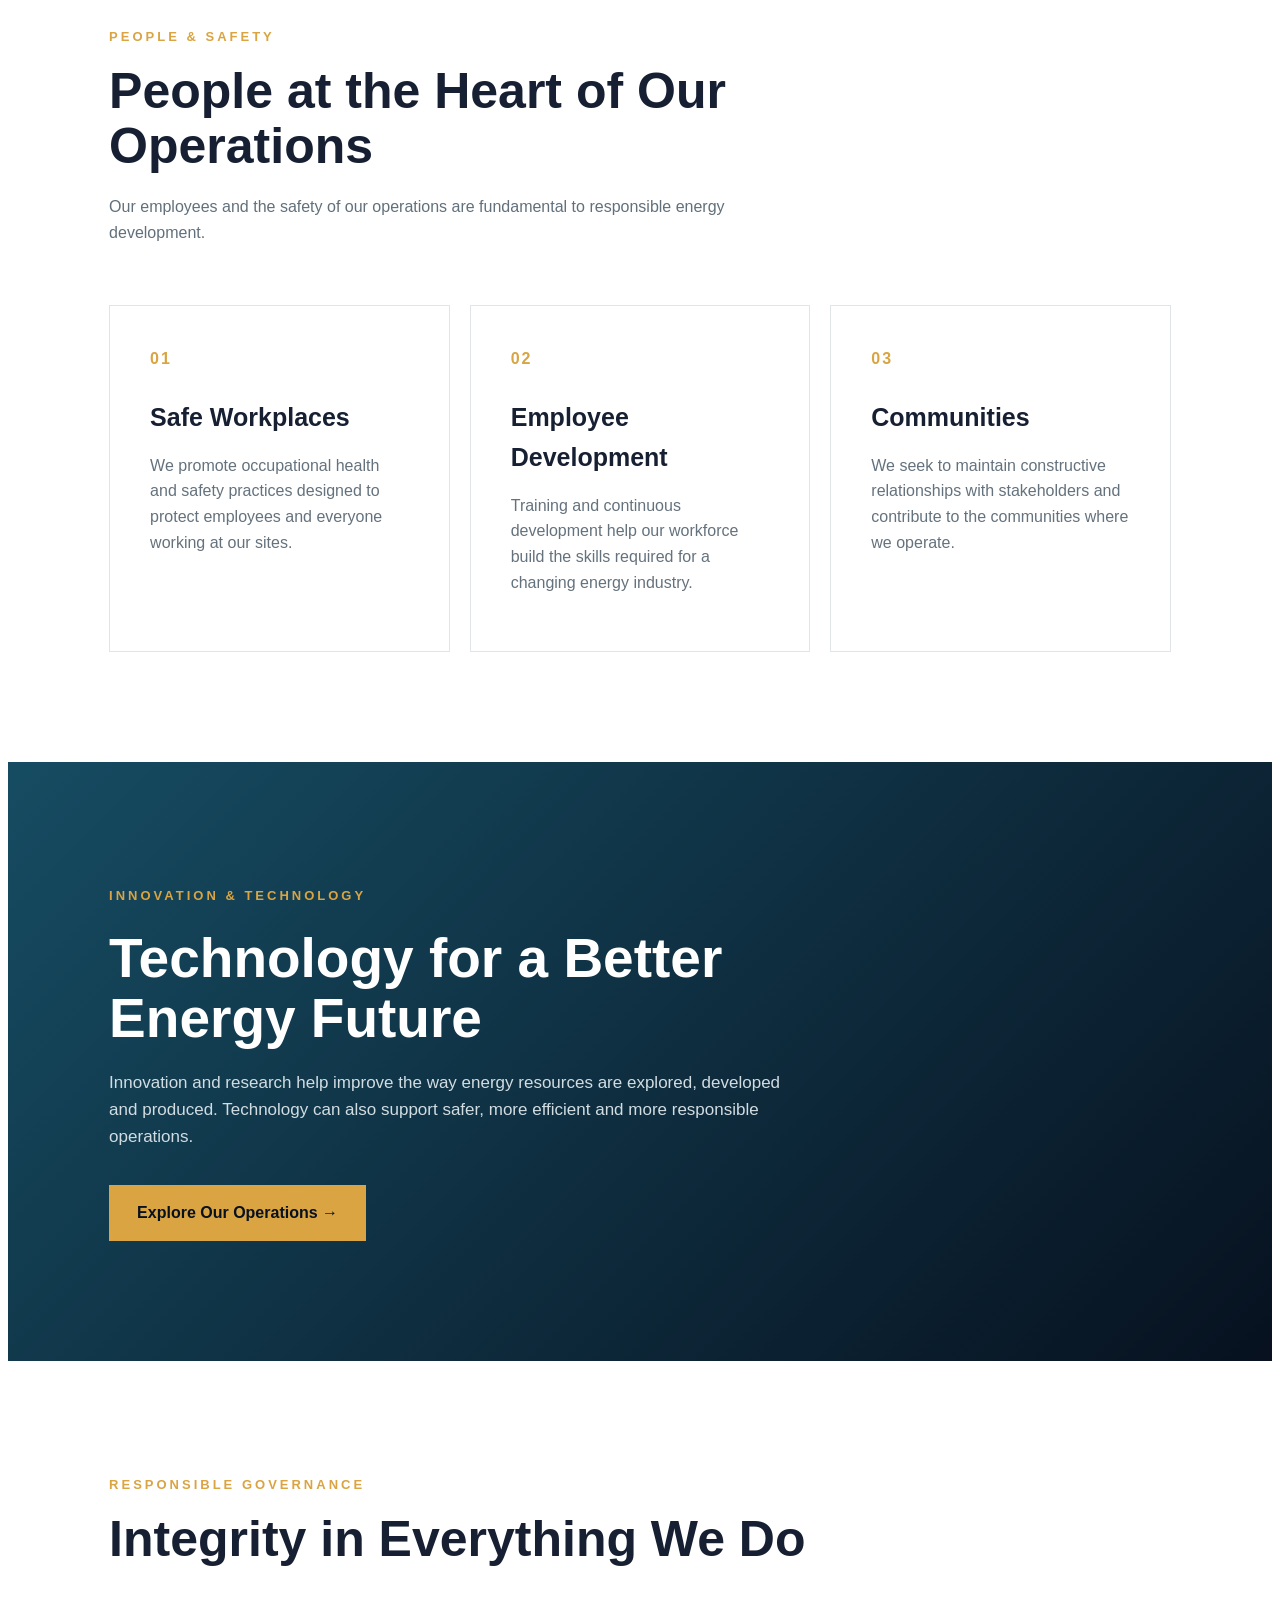
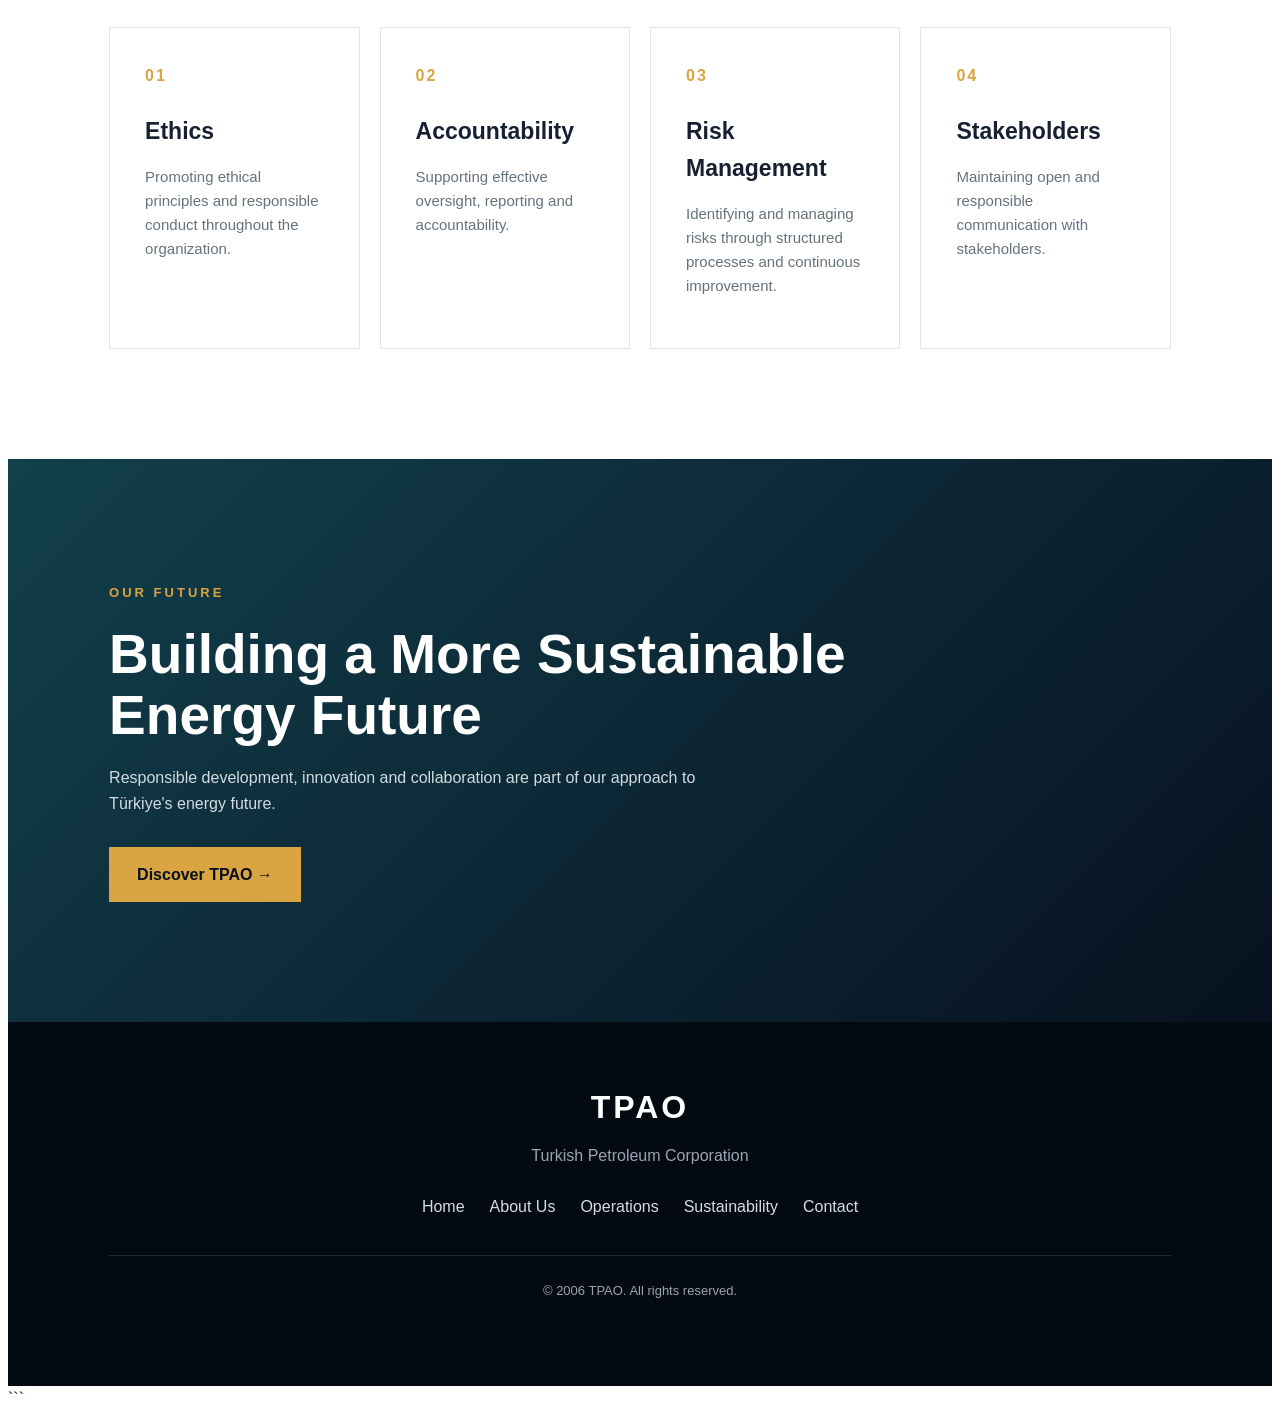
<file: sustainability.html>
<!DOCTYPE html>
<html lang="en">

<head>

    <meta charset="UTF-8">

    <meta name="viewport"
          content="width=device-width, initial-scale=1.0">

    <title>Sustainability | TPAO</title>

    <!-- Sustainability CSS -->
    <link rel="stylesheet" href="sustainability.css">

</head>


<body>


    <!-- =========================
         NAVIGATION
    ========================== -->

    <nav class="navbar">

        <div class="logo">
            TPAO
        </div>


        <ul class="nav-links" id="navLinks">

            <li>
                <a href="index.html">
                    Home
                </a>
            </li>

            <li>
                <a href="about.html">
                    About Us
                </a>
            </li>

            <li>
                <a href="operations.html">
                    Operations
                </a>
            </li>

            <li>
                <a href="sustainability.html"
                   class="active">
                    Sustainability
                </a>
            </li>

            <li>
                <a href="contact.html">
                    Contact
                </a>
            </li>

        </ul>


        <button class="menu-button"
                id="menuButton"
                aria-label="Open navigation menu">

            ☰

        </button>

    </nav>



    <!-- =========================
         HERO
    ========================== -->

    <header class="sustainability-hero">

        <div class="hero-content">

            <span>
                OUR COMMITMENT
            </span>


            <h1>
                Responsible Energy.<br>
                Sustainable Future.
            </h1>


            <p>
                Developing energy resources responsibly while
                protecting people, the environment and the
                communities where we operate.
            </p>

        </div>

    </header>



    <!-- =========================
         INTRODUCTION
    ========================== -->

    <section class="sustainability-intro">

        <div class="section-label">
            SUSTAINABILITY AT TPAO
        </div>


        <div class="intro-grid">

            <div>

                <h2>
                    Creating Value
                    for Future Generations
                </h2>

            </div>


            <div class="intro-text">

                <p>
                    Sustainability is an important part of responsible
                    energy development. Our approach considers
                    environmental, social and governance priorities
                    throughout our activities.
                </p>


                <p>
                    We work to improve operational performance,
                    protect natural resources, support our employees
                    and maintain strong relationships with our
                    stakeholders.
                </p>

            </div>

        </div>

    </section>



    <!-- =========================
         SUSTAINABILITY PILLARS
    ========================== -->

    <section class="pillars">

        <div class="section-heading">

            <span>
                OUR PRIORITIES
            </span>


            <h2>
                Our Sustainability
                Priorities
            </h2>


            <p>
                Our sustainability approach brings together
                environmental responsibility, people, safety,
                innovation and effective governance.
            </p>

        </div>



        <div class="pillar-grid">


            <!-- Environment -->

            <div class="pillar-card">

                <div class="pillar-number">
                    01
                </div>


                <div class="pillar-icon">
                    🌿
                </div>


                <h3>
                    Environment
                </h3>


                <p>
                    Working to protect natural resources,
                    reduce environmental impacts and improve
                    environmental performance across our
                    operations.
                </p>

            </div>



            <!-- People -->

            <div class="pillar-card">

                <div class="pillar-number">
                    02
                </div>


                <div class="pillar-icon">
                    👥
                </div>


                <h3>
                    People
                </h3>


                <p>
                    Supporting our employees through safe
                    workplaces, development opportunities,
                    training and an inclusive working
                    environment.
                </p>

            </div>



            <!-- Safety -->

            <div class="pillar-card">

                <div class="pillar-number">
                    03
                </div>


                <div class="pillar-icon">
                    🛡
                </div>


                <h3>
                    Health & Safety
                </h3>


                <p>
                    Maintaining strong occupational health
                    and safety practices across our operations
                    and workplaces.
                </p>

            </div>



            <!-- Governance -->

            <div class="pillar-card">

                <div class="pillar-number">
                    04
                </div>


                <div class="pillar-icon">
                    ⚖
                </div>


                <h3>
                    Governance
                </h3>


                <p>
                    Supporting ethical conduct, accountability,
                    transparency, risk management and
                    responsible decision-making.
                </p>

            </div>

        </div>

    </section>



    <!-- =========================
         ENVIRONMENT
    ========================== -->

    <section class="environment">

        <div class="environment-content">

            <span>
                ENVIRONMENTAL RESPONSIBILITY
            </span>


            <h2>
                Protecting Natural
                Resources
            </h2>


            <p>
                Responsible resource development requires
                careful management of environmental impacts.
                Our sustainability approach includes
                environmental management, waste management,
                biodiversity, water management and energy
                efficiency.
            </p>


            <div class="environment-items">


                <div class="environment-item">

                    <strong>
                        Water
                    </strong>

                    <span>
                        Responsible water management
                    </span>

                </div>


                <div class="environment-item">

                    <strong>
                        Waste
                    </strong>

                    <span>
                        Waste reduction and management
                    </span>

                </div>


                <div class="environment-item">

                    <strong>
                        Biodiversity
                    </strong>

                    <span>
                        Protecting natural ecosystems
                    </span>

                </div>


                <div class="environment-item">

                    <strong>
                        Energy
                    </strong>

                    <span>
                        Improving energy efficiency
                    </span>

                </div>

            </div>

        </div>

    </section>



    <!-- =========================
         PEOPLE & SAFETY
    ========================== -->

    <section class="people-safety">

        <div class="section-heading">

            <span>
                PEOPLE & SAFETY
            </span>


            <h2>
                People at the Heart
                of Our Operations
            </h2>


            <p>
                Our employees and the safety of our operations
                are fundamental to responsible energy development.
            </p>

        </div>



        <div class="people-grid">


            <div class="people-card">

                <span class="card-number">
                    01
                </span>


                <h3>
                    Safe Workplaces
                </h3>


                <p>
                    We promote occupational health and safety
                    practices designed to protect employees
                    and everyone working at our sites.
                </p>

            </div>



            <div class="people-card">

                <span class="card-number">
                    02
                </span>


                <h3>
                    Employee Development
                </h3>


                <p>
                    Training and continuous development help
                    our workforce build the skills required
                    for a changing energy industry.
                </p>

            </div>



            <div class="people-card">

                <span class="card-number">
                    03
                </span>


                <h3>
                    Communities
                </h3>


                <p>
                    We seek to maintain constructive relationships
                    with stakeholders and contribute to the
                    communities where we operate.
                </p>

            </div>

        </div>

    </section>



    <!-- =========================
         INNOVATION
    ========================== -->

    <section class="innovation">

        <div class="innovation-content">

            <span>
                INNOVATION & TECHNOLOGY
            </span>


            <h2>
                Technology for a
                Better Energy Future
            </h2>


            <p>
                Innovation and research help improve the way
                energy resources are explored, developed and
                produced. Technology can also support safer,
                more efficient and more responsible operations.
            </p>


            <a href="operations.html"
               class="button">

                Explore Our Operations →

            </a>

        </div>

    </section>



    <!-- =========================
         GOVERNANCE
    ========================== -->

    <section class="governance">

        <div class="section-heading">

            <span>
                RESPONSIBLE GOVERNANCE
            </span>


            <h2>
                Integrity in Everything
                We Do
            </h2>

        </div>



        <div class="governance-grid">


            <div class="governance-card">

                <div class="number">
                    01
                </div>


                <h3>
                    Ethics
                </h3>


                <p>
                    Promoting ethical principles and responsible
                    conduct throughout the organization.
                </p>

            </div>



            <div class="governance-card">

                <div class="number">
                    02
                </div>


                <h3>
                    Accountability
                </h3>


                <p>
                    Supporting effective oversight, reporting
                    and accountability.
                </p>

            </div>



            <div class="governance-card">

                <div class="number">
                    03
                </div>


                <h3>
                    Risk Management
                </h3>


                <p>
                    Identifying and managing risks through
                    structured processes and continuous improvement.
                </p>

            </div>



            <div class="governance-card">

                <div class="number">
                    04
                </div>


                <h3>
                    Stakeholders
                </h3>


                <p>
                    Maintaining open and responsible communication
                    with stakeholders.
                </p>

            </div>

        </div>

    </section>



    <!-- =========================
         CTA
    ========================== -->

    <section class="sustainability-cta">

        <div>

            <span>
                OUR FUTURE
            </span>


            <h2>
                Building a More
                Sustainable Energy Future
            </h2>


            <p>
                Responsible development, innovation and
                collaboration are part of our approach to
                Türkiye's energy future.
            </p>


            <a href="about.html"
               class="cta-button">

                Discover TPAO →

            </a>

        </div>

    </section>



    <!-- =========================
         FOOTER
    ========================== -->

    <footer>

        <div class="footer-logo">
            TPAO
        </div>


        <p>
            Turkish Petroleum Corporation
        </p>


        <div class="footer-links">

            <a href="index.html">
                Home
            </a>

            <a href="about.html">
                About Us
            </a>

            <a href="operations.html">
                Operations
            </a>

            <a href="sustainability.html">
                Sustainability
            </a>

            <a href="contact.html">
                Contact
            </a>

        </div>


        <hr>


        <p class="copyright">
            © 2006 TPAO. All rights reserved.
        </p>

    </footer>



    <!-- JavaScript -->
    <script src="sustainability.js"></script>

</body>

</html>
```
</file>
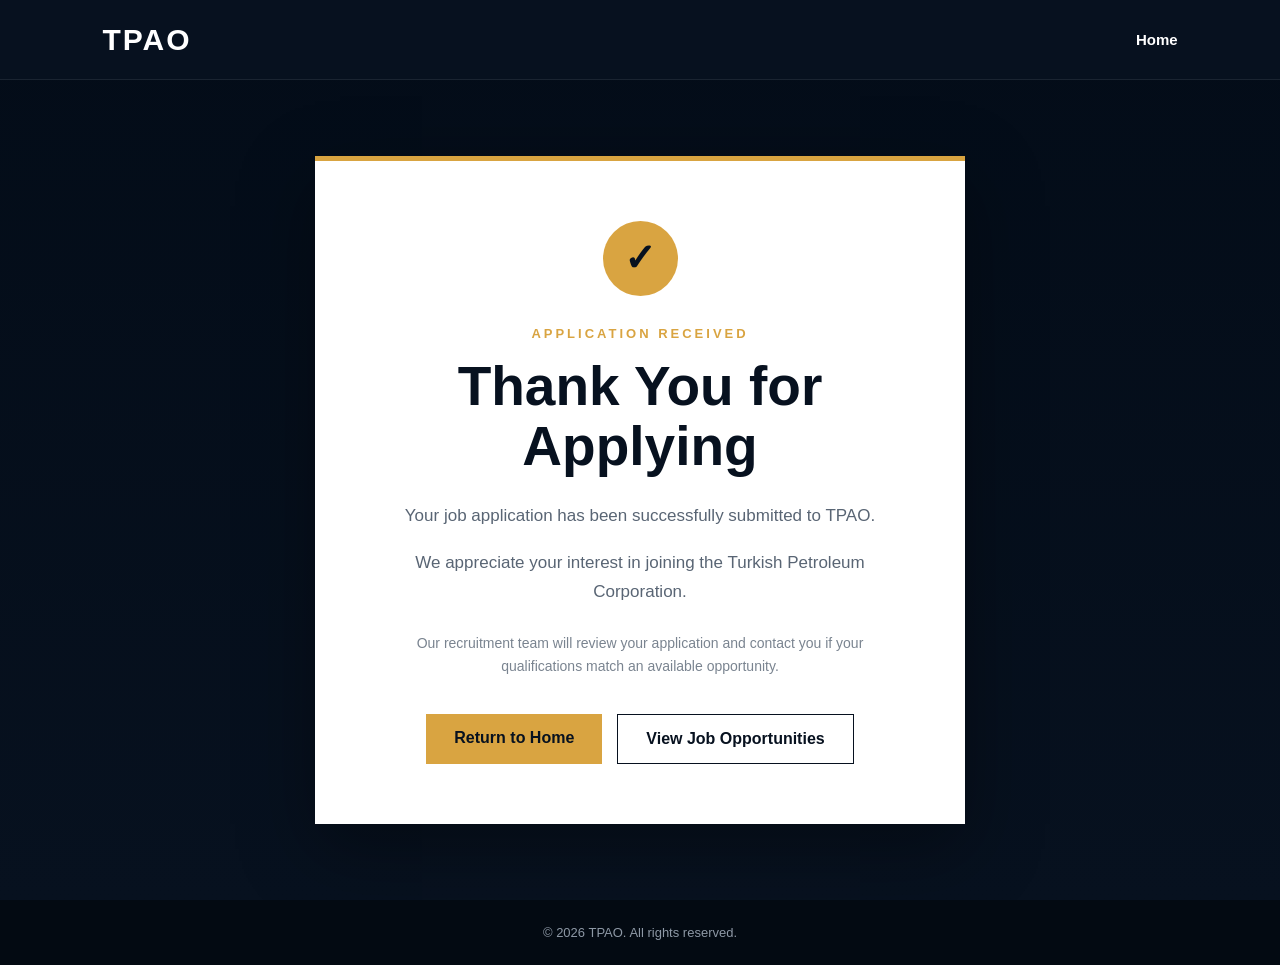
<file: thank-you.html>
<!DOCTYPE html>
<html lang="en">

<head>

    <meta charset="UTF-8">

    <meta name="viewport"
          content="width=device-width, initial-scale=1.0">

    <title>Application Submitted | TPAO</title>

    <link rel="stylesheet" href="thank-you.css">

</head>


<body>


    <!-- =========================
         NAVIGATION
    ========================== -->

    <nav class="navbar">

        <div class="logo">
            TPAO
        </div>

        <a href="index.html" class="nav-home">
            Home
        </a>

    </nav>



    <!-- =========================
         THANK YOU SECTION
    ========================== -->

    <main class="thank-you-section">

        <div class="thank-you-card">

            <div class="success-icon">
                ✓
            </div>

            <span class="thank-you-label">
                APPLICATION RECEIVED
            </span>

            <h1>
                Thank You for Applying
            </h1>

            <p>
                Your job application has been
                successfully submitted to TPAO.
            </p>

            <p>
                We appreciate your interest in
                joining the Turkish Petroleum Corporation.
            </p>

            <p class="application-note">
                Our recruitment team will review
                your application and contact you
                if your qualifications match an
                available opportunity.
            </p>


            <div class="buttons">

                <a href="index.html"
                   class="button primary-button">
                    Return to Home
                </a>

                <a href="employment.html"
                   class="button secondary-button">
                    View Job Opportunities
                </a>

            </div>

        </div>

    </main>



    <!-- =========================
         FOOTER
    ========================== -->

    <footer>

        © 2026 TPAO. All rights reserved.

    </footer>


    <script src="thank-you.js"></script>

</body>

</html>
</file>
<file: index.css>
```css
/* =========================
   TPAO WEBSITE STYLES
   ========================= */

* {
    margin: 0;
    padding: 0;
    box-sizing: border-box;
}

html {
    scroll-behavior: smooth;
}

body {
    font-family: Arial, sans-serif;
    color: #222;
    background: #ffffff;
    line-height: 1.6;
}

/* Navigation */
nav {
    display: flex;
    justify-content: space-between;
    align-items: center;
    padding: 20px 8%;
    background: #111827;
    color: white;
    position: sticky;
    top: 0;
    z-index: 1000;
}

.logo {
    font-size: 28px;
    font-weight: bold;
}

nav ul {
    display: flex;
    list-style: none;
    gap: 30px;
}

nav a {
    color: white;
    text-decoration: none;
    font-size: 16px;
    transition: color 0.3s ease;
}

nav a:hover {
    color: #60a5fa;
}

/* Hero */
.hero {
    min-height: 80vh;
    display: flex;
    flex-direction: column;
    justify-content: center;
    align-items: center;
    text-align: center;
    padding: 40px 20px;
    background: linear-gradient(135deg, #111827, #2563eb);
    color: white;
}

.hero h1 {
    font-size: 60px;
    margin-bottom: 20px;
}

.hero p {
    font-size: 21px;
    max-width: 650px;
    margin-bottom: 30px;
}

.button {
    display: inline-block;
    padding: 14px 30px;
    background: white;
    color: #2563eb;
    text-decoration: none;
    border-radius: 8px;
    font-weight: bold;
    transition: all 0.3s ease;
}

.button:hover {
    transform: translateY(-3px);
    background: #e5e7eb;
}

/* Sections */
section {
    padding: 80px 8%;
    text-align: center;
}

section h2 {
    font-size: 35px;
    margin-bottom: 20px;
}

section p {
    max-width: 700px;
    margin: auto;
    color: #555;
}

/* Services */
.services {
    display: flex;
    justify-content: center;
    gap: 25px;
    flex-wrap: wrap;
    margin-top: 40px;
}

.card {
    width: 280px;
    padding: 30px;
    background: #f3f4f6;
    border-radius: 12px;
    transition: transform 0.3s ease, box-shadow 0.3s ease;
}

.card:hover {
    transform: translateY(-8px);
    box-shadow: 0 10px 25px rgba(0, 0, 0, 0.12);
}

.card h3 {
    margin-bottom: 15px;
    font-size: 22px;
}

/* Contact */
.contact {
    background: #f3f4f6;
}

.contact a {
    color: #2563eb;
    text-decoration: none;
}

.contact a:hover {
    text-decoration: underline;
}

/* Footer */
footer {
    background: #111827;
    color: white;
    text-align: center;
    padding: 25px;
}

footer p {
    color: white;
}

/* Mobile */
@media (max-width: 700px) {

    nav {
        flex-direction: column;
        gap: 15px;
    }

    nav ul {
        gap: 15px;
        flex-wrap: wrap;
        justify-content: center;
    }

    .hero h1 {
        font-size: 42px;
    }

    .hero p {
        font-size: 18px;
    }

    section {
        padding: 60px 5%;
    }

    section h2 {
        font-size: 30px;
    }

    .card {
        width: 100%;
        max-width: 350px;
    }
}
```
</file>
<file: about.css>
```css
/* ============================
   TPAO ABOUT PAGE
   ============================ */

* {
    margin: 0;
    padding: 0;
    box-sizing: border-box;
}

html {
    scroll-behavior: smooth;
}

body {
    font-family: Arial, Helvetica, sans-serif;
    color: #172033;
    background: #ffffff;
    line-height: 1.6;
}

a {
    text-decoration: none;
}


/* ============================
   NAVIGATION
   ============================ */

.navbar {
    height: 80px;
    padding: 0 8%;
    display: flex;
    align-items: center;
    justify-content: space-between;

    background: #07111f;
    color: white;

    position: sticky;
    top: 0;
    z-index: 1000;
}

.logo {
    font-size: 30px;
    font-weight: 800;
    letter-spacing: 2px;
}

.nav-links {
    display: flex;
    gap: 30px;
    list-style: none;
}

.nav-links a {
    color: white;
    font-size: 15px;
    transition: 0.3s;
}

.nav-links a:hover,
.nav-links a.active {
    color: #d9a441;
}

.menu-button {
    display: none;
    border: none;
    background: transparent;
    color: white;
    font-size: 28px;
    cursor: pointer;
}


/* ============================
   HERO
   ============================ */

.about-hero {
    min-height: 600px;

    display: flex;
    align-items: center;

    padding: 80px 8%;

    color: white;

    background:
        linear-gradient(
            90deg,
            rgba(3, 12, 24, 0.95),
            rgba(3, 12, 24, 0.65),
            rgba(3, 12, 24, 0.35)
        ),
        linear-gradient(
            135deg,
            #07111f,
            #153b5c
        );
}

.hero-content {
    max-width: 800px;
}

.hero-content span,
.section-label,
.section-heading span,
.about-cta span {
    color: #d9a441;
    font-size: 13px;
    font-weight: bold;
    letter-spacing: 3px;
}

.hero-content h1 {
    font-size: clamp(48px, 7vw, 82px);
    line-height: 1.05;
    margin: 20px 0;
}

.hero-content p {
    max-width: 650px;
    font-size: 19px;
    color: #e5e7eb;
}


/* ============================
   INTRODUCTION
   ============================ */

.introduction {
    padding: 110px 8%;
}

.intro-grid {
    margin-top: 45px;

    display: grid;
    grid-template-columns: 1fr 1fr;
    gap: 80px;
}

.intro-grid h2 {
    font-size: 48px;
    line-height: 1.15;
}

.intro-text {
    color: #566273;
    font-size: 17px;
}

.intro-text p {
    margin-bottom: 25px;
}


/* ============================
   MISSION
   ============================ */

.mission-section {
    padding: 100px 8%;

    display: grid;
    grid-template-columns: 1fr 1fr;
    gap: 30px;

    background: #f3f5f7;
}

.mission-card {
    background: white;
    padding: 50px;

    border-top: 4px solid #d9a441;

    transition: 0.3s;
}

.mission-card:hover {
    transform: translateY(-8px);
    box-shadow: 0 20px 45px rgba(0, 0, 0, 0.08);
}

.card-number {
    color: #d9a441;
    font-weight: bold;
    letter-spacing: 2px;
    margin-bottom: 25px;
}

.mission-card h2 {
    font-size: 34px;
    margin-bottom: 20px;
}

.mission-card p {
    color: #596574;
}


/* ============================
   WHAT WE DO
   ============================ */

.what-we-do {
    padding: 110px 8%;
}

.section-heading {
    max-width: 750px;
}

.section-heading h2 {
    font-size: 50px;
    line-height: 1.1;
    margin-top: 15px;
}

.activity-grid {
    margin-top: 60px;

    display: grid;
    grid-template-columns: repeat(4, 1fr);
    gap: 20px;
}

.activity-card {
    padding: 35px;

    border: 1px solid #e2e6ea;

    transition: 0.3s;
}

.activity-card:hover {
    transform: translateY(-7px);
    border-color: #d9a441;
}

.activity-card .number {
    color: #d9a441;
    font-weight: bold;
}

.activity-card h3 {
    font-size: 24px;
    margin: 25px 0 15px;
}

.activity-card p {
    color: #657080;
    font-size: 15px;
}


/* ============================
   VALUES
   ============================ */

.values {
    padding: 110px 8%;
    background: #07111f;
    color: white;
}

.values .section-heading h2 {
    color: white;
}

.values-grid {
    margin-top: 60px;

    display: grid;
    grid-template-columns: repeat(4, 1fr);
    gap: 20px;
}

.value {
    padding: 35px;

    border: 1px solid rgba(255,255,255,0.15);
}

.value h3 {
    color: #d9a441;
    font-size: 23px;
    margin-bottom: 15px;
}

.value p {
    color: #c5ccd5;
}


/* ============================
   CALL TO ACTION
   ============================ */

.about-cta {
    padding: 120px 8%;

    color: white;

    background:
        linear-gradient(
            90deg,
            #123552,
            #07111f
        );
}

.about-cta h2 {
    font-size: 55px;
    line-height: 1.1;
    margin: 20px 0;
}

.about-cta p {
    max-width: 600px;
    color: #d2d8df;
    margin-bottom: 30px;
}

.cta-button {
    display: inline-block;

    padding: 15px 28px;

    background: #d9a441;
    color: #07111f;

    font-weight: bold;

    transition: 0.3s;
}

.cta-button:hover {
    background: #ffffff;
}


/* ============================
   FOOTER
   ============================ */

footer {
    padding: 60px 8%;

    background: #030a12;
    color: white;

    text-align: center;
}

.footer-logo {
    font-size: 32px;
    font-weight: bold;
    letter-spacing: 3px;
}

footer > p {
    color: #9ba5b1;
    margin: 10px 0 25px;
}

.footer-links {
    display: flex;
    justify-content: center;
    flex-wrap: wrap;
    gap: 25px;
}

.footer-links a {
    color: #d7dce2;
}

.footer-links a:hover {
    color: #d9a441;
}

footer hr {
    margin: 35px 0 25px;
    border: none;
    border-top: 1px solid #1d2935;
}

footer .copyright {
    font-size: 13px;
}


/* ============================
   MOBILE
   ============================ */

@media (max-width: 900px) {

    .nav-links {
        gap: 15px;
    }

    .intro-grid,
    .mission-section {
        grid-template-columns: 1fr;
    }

    .activity-grid {
        grid-template-columns: repeat(2, 1fr);
    }

    .values-grid {
        grid-template-columns: repeat(2, 1fr);
    }

}


@media (max-width: 650px) {

    .navbar {
        padding: 0 5%;
    }

    .menu-button {
        display: block;
    }

    .nav-links {
        display: none;

        position: absolute;
        top: 80px;
        left: 0;
        width: 100%;

        padding: 25px;

        flex-direction: column;
        align-items: center;

        background: #07111f;
    }

    .nav-links.show {
        display: flex;
    }

    .about-hero {
        min-height: 500px;
        padding: 60px 5%;
    }

    .introduction,
    .what-we-do,
    .values {
        padding: 75px 5%;
    }

    .intro-grid {
        gap: 35px;
    }

    .intro-grid h2,
    .section-heading h2 {
        font-size: 38px;
    }

    .mission-section {
        padding: 70px 5%;
    }

    .mission-card {
        padding: 35px;
    }

    .activity-grid,
    .values-grid {
        grid-template-columns: 1fr;
    }

    .about-cta {
        padding: 80px 5%;
    }

    .about-cta h2 {
        font-size: 40px;
    }

    footer {
        padding: 50px 5%;
    }

}
```
</file>
<file: contact.css>
/* =================================
   TPAO CONTACT PAGE
================================= */

* {
    margin: 0;
    padding: 0;
    box-sizing: border-box;
}

html {
    scroll-behavior: smooth;
}

body {
    font-family: Arial, Helvetica, sans-serif;
    background: #ffffff;
    color: #172033;
    line-height: 1.6;
}

a {
    text-decoration: none;
}


/* =================================
   NAVIGATION
================================= */

.navbar {
    height: 80px;
    padding: 0 8%;
    display: flex;
    align-items: center;
    justify-content: space-between;
    background: #07111f;
    color: white;
    position: sticky;
    top: 0;
    z-index: 1000;
}

.logo {
    font-size: 30px;
    font-weight: 800;
    letter-spacing: 2px;
}

.nav-links {
    display: flex;
    gap: 30px;
    list-style: none;
}

.nav-links a {
    color: white;
    font-size: 15px;
    transition: 0.3s;
}

.nav-links a:hover,
.nav-links a.active {
    color: #d9a441;
}

.menu-button {
    display: none;
    background: transparent;
    border: none;
    color: white;
    font-size: 28px;
    cursor: pointer;
}


/* =================================
   HERO
================================= */

.contact-hero {
    min-height: 560px;
    display: flex;
    align-items: center;
    padding: 90px 8%;
    color: white;

    background:
        linear-gradient(
            90deg,
            rgba(3, 16, 25, 0.97),
            rgba(3, 16, 25, 0.75),
            rgba(3, 16, 25, 0.35)
        ),
        linear-gradient(
            135deg,
            #16495a,
            #07111f
        );
}

.hero-content {
    max-width: 850px;
}

.hero-content span,
.section-label,
.section-heading span,
.message-info > span,
.contact-cta span {
    color: #d9a441;
    font-size: 13px;
    font-weight: bold;
    letter-spacing: 3px;
}

.hero-content h1 {
    font-size: clamp(55px, 8vw, 90px);
    line-height: 1.03;
    margin: 20px 0;
}

.hero-content p {
    max-width: 680px;
    font-size: 19px;
    color: #d8e1e5;
}


/* =================================
   INTRO
================================= */

.contact-intro {
    padding: 110px 8%;
}

.intro-grid {
    margin-top: 45px;
    display: grid;
    grid-template-columns: 1fr 1fr;
    gap: 80px;
}

.intro-grid h2 {
    font-size: 50px;
    line-height: 1.1;
}

.intro-text {
    color: #5d6a76;
    font-size: 17px;
}

.intro-text p {
    margin-bottom: 25px;
}


/* =================================
   CONTACT INFORMATION
================================= */

.contact-section {
    padding: 110px 8%;
    background: #f3f5f5;
}

.section-heading {
    max-width: 760px;
}

.section-heading h2 {
    font-size: 50px;
    line-height: 1.1;
    margin: 15px 0 20px;
}

.section-heading p {
    color: #61707b;
    max-width: 650px;
}

.contact-grid {
    margin-top: 60px;
    display: grid;
    grid-template-columns: repeat(3, 1fr);
    gap: 20px;
}

.contact-card {
    background: white;
    padding: 40px;
    border-top: 4px solid #d9a441;
    transition: 0.3s;
}

.contact-card:hover {
    transform: translateY(-8px);
    box-shadow: 0 18px 40px rgba(0, 0, 0, 0.08);
}

.contact-icon {
    font-size: 35px;
    margin-bottom: 25px;
}

.card-label {
    display: block;
    color: #d9a441;
    font-size: 12px;
    font-weight: bold;
    letter-spacing: 2px;
}

.contact-card h3 {
    font-size: 22px;
    margin: 12px 0 15px;
}

.contact-card p {
    color: #65727e;
    font-size: 15px;
    margin-bottom: 25px;
}

.contact-card a {
    color: #0b5366;
    font-weight: bold;
}

.contact-card a:hover {
    color: #d9a441;
}


/* =================================
   MESSAGE SECTION
================================= */

.message-section {
    padding: 120px 8%;
    color: white;

    background:
        linear-gradient(
            135deg,
            #123f4c,
            #07111f
        );
}

.message-grid {
    display: grid;
    grid-template-columns: 0.9fr 1.1fr;
    gap: 80px;
    align-items: start;
}

.message-info {
    max-width: 600px;
}

.message-info h2 {
    font-size: 55px;
    line-height: 1.1;
    margin: 20px 0;
}

.message-info > p {
    color: #d0dadd;
    font-size: 17px;
    margin-bottom: 40px;
}

.message-points {
    display: flex;
    flex-direction: column;
    gap: 20px;
}

.message-points div {
    padding-left: 20px;
    border-left: 2px solid #d9a441;
}

.message-points strong {
    display: block;
    color: white;
    margin-bottom: 4px;
}

.message-points span {
    color: #b9c7cc;
    font-size: 14px;
}


/* =================================
   FORM
================================= */

.contact-form-container {
    background: white;
    padding: 45px;
    color: #172033;
}

.form-row {
    display: grid;
    grid-template-columns: 1fr 1fr;
    gap: 20px;
}

.form-group {
    margin-bottom: 22px;
}

.form-group label {
    display: block;
    font-weight: bold;
    font-size: 14px;
    margin-bottom: 8px;
}

.form-group input,
.form-group textarea {
    width: 100%;
    padding: 15px;
    border: 1px solid #dce2e5;
    background: #f8f9fa;
    color: #172033;
    font-family: inherit;
    font-size: 15px;
    outline: none;
    transition: 0.3s;
}

.form-group textarea {
    resize: vertical;
}

.form-group input:focus,
.form-group textarea:focus {
    border-color: #d9a441;
    background: white;
}

.submit-button {
    border: none;
    padding: 16px 30px;
    background: #d9a441;
    color: #07111f;
    font-weight: bold;
    font-size: 15px;
    cursor: pointer;
    transition: 0.3s;
}

.submit-button:hover {
    background: #07111f;
    color: white;
    transform: translateY(-3px);
}

.form-message {
    margin-top: 18px;
    font-size: 14px;
    font-weight: bold;
}


/* =================================
   OFFICES
================================= */

.office-section {
    padding: 110px 8%;
}

.office-grid {
    margin-top: 60px;
    display: grid;
    grid-template-columns: repeat(4, 1fr);
    gap: 20px;
}

.office-card {
    padding: 35px;
    border: 1px solid #e0e5e8;
    transition: 0.3s;
}

.office-card:hover {
    transform: translateY(-7px);
    border-color: #d9a441;
}

.office-card span {
    color: #d9a441;
    font-weight: bold;
    letter-spacing: 2px;
}

.office-card h3 {
    font-size: 25px;
    margin: 20px 0 8px;
}

.office-card p {
    color: #687582;
}


/* =================================
   CTA
================================= */

.contact-cta {
    padding: 120px 8%;
    color: white;

    background:
        linear-gradient(
            135deg,
            #164c62,
            #07111f
        );
}

.contact-cta h2 {
    max-width: 850px;
    font-size: 55px;
    line-height: 1.1;
    margin: 20px 0;
}

.contact-cta p {
    max-width: 650px;
    color: #d2dde2;
    margin-bottom: 30px;
}

.cta-button {
    display: inline-block;
    padding: 15px 28px;
    background: #d9a441;
    color: #07111f;
    font-weight: bold;
    transition: 0.3s;
}

.cta-button:hover {
    background: white;
    transform: translateY(-3px);
}


/* =================================
   FOOTER
================================= */

footer {
    padding: 60px 8%;
    background: #030a12;
    color: white;
    text-align: center;
}

.footer-logo {
    font-size: 32px;
    font-weight: bold;
    letter-spacing: 3px;
}

footer > p {
    color: #9ba5b1;
    margin: 10px 0 25px;
}

.footer-links {
    display: flex;
    justify-content: center;
    flex-wrap: wrap;
    gap: 25px;
}

.footer-links a {
    color: #d7dce2;
    transition: 0.3s;
}

.footer-links a:hover {
    color: #d9a441;
}

footer hr {
    margin: 35px 0 25px;
    border: none;
    border-top: 1px solid #1d2935;
}

footer .copyright {
    font-size: 13px;
}


/* =================================
   SCROLL ANIMATION
================================= */

.reveal {
    opacity: 0;
    transform: translateY(35px);
    transition:
        opacity 0.8s ease,
        transform 0.8s ease;
}

.reveal.visible {
    opacity: 1;
    transform: translateY(0);
}


/* =================================
   TABLET
================================= */

@media (max-width: 950px) {

    .contact-grid {
        grid-template-columns: 1fr;
    }

    .office-grid {
        grid-template-columns: repeat(2, 1fr);
    }

    .message-grid {
        grid-template-columns: 1fr;
        gap: 50px;
    }

    .intro-grid {
        grid-template-columns: 1fr;
        gap: 35px;
    }

}


/* =================================
   MOBILE
================================= */

@media (max-width: 650px) {

    .navbar {
        padding: 0 5%;
    }

    .menu-button {
        display: block;
    }

    .nav-links {
        display: none;
        position: absolute;
        top: 80px;
        left: 0;
        width: 100%;
        padding: 25px;
        background: #07111f;
        flex-direction: column;
        align-items: center;
    }

    .nav-links.show {
        display: flex;
    }

    .contact-hero {
        min-height: 500px;
        padding: 70px 5%;
    }

    .contact-intro,
    .contact-section,
    .office-section {
        padding: 75px 5%;
    }

    .intro-grid h2,
    .section-heading h2 {
        font-size: 38px;
    }

    .message-section {
        padding: 80px 5%;
    }

    .message-info h2 {
        font-size: 40px;
    }

    .contact-form-container {
        padding: 30px 20px;
    }

    .form-row {
        grid-template-columns: 1fr;
        gap: 0;
    }

    .office-grid {
        grid-template-columns: 1fr;
    }

    .contact-cta {
        padding: 80px 5%;
    }

    .contact-cta h2 {
        font-size: 40px;
    }

    footer {
        padding: 50px 5%;
    }

}
</file>
<file: employment.css>
/* =================================
   TPAO EMPLOYMENT PAGE
================================= */

* {
    margin: 0;
    padding: 0;
    box-sizing: border-box;
}

html {
    scroll-behavior: smooth;
}

body {
    font-family: Arial, Helvetica, sans-serif;
    background: #ffffff;
    color: #172033;
    line-height: 1.6;
}

a {
    text-decoration: none;
}


/* =================================
   NAVIGATION
================================= */

.navbar {
    height: 80px;
    padding: 0 8%;

    display: flex;
    align-items: center;
    justify-content: space-between;

    background: #07111f;
    color: white;

    position: sticky;
    top: 0;
    z-index: 1000;
}

.logo {
    font-size: 30px;
    font-weight: 800;
    letter-spacing: 2px;
}

.nav-links {
    display: flex;
    gap: 25px;
    list-style: none;
}

.nav-links a {
    color: white;
    font-size: 15px;
    transition: 0.3s;
}

.nav-links a:hover,
.nav-links a.active {
    color: #d9a441;
}

.menu-button {
    display: none;

    background: transparent;
    border: none;

    color: white;

    font-size: 28px;

    cursor: pointer;
}


/* =================================
   HERO
================================= */

.employment-hero {
    min-height: 650px;

    display: flex;
    align-items: center;

    padding: 90px 8%;

    color: white;

    background:
        linear-gradient(
            90deg,
            rgba(3, 16, 25, 0.97),
            rgba(3, 16, 25, 0.72),
            rgba(3, 16, 25, 0.35)
        ),
        linear-gradient(
            135deg,
            #164b5c,
            #07111f
        );
}

.hero-content {
    max-width: 900px;
}

.hero-content span,
.section-label,
.section-heading span,
.development-content > span,
.application-info > span,
.employment-cta span {
    color: #d9a441;

    font-size: 13px;
    font-weight: bold;

    letter-spacing: 3px;
}

.hero-content h1 {
    font-size: clamp(52px, 8vw, 90px);

    line-height: 1.03;

    margin: 20px 0;
}

.hero-content p {
    max-width: 700px;

    color: #d7e0e4;

    font-size: 19px;

    margin-bottom: 35px;
}

.hero-button {
    display: inline-block;

    padding: 16px 30px;

    background: #d9a441;

    color: #07111f;

    font-weight: bold;

    transition: 0.3s;
}

.hero-button:hover {
    background: white;

    transform: translateY(-3px);
}


/* =================================
   INTRODUCTION
================================= */

.employment-intro {
    padding: 110px 8%;
}

.intro-grid {
    margin-top: 45px;

    display: grid;
    grid-template-columns: 1fr 1fr;

    gap: 80px;
}

.intro-grid h2 {
    font-size: 50px;

    line-height: 1.1;
}

.intro-text {
    color: #5e6c78;

    font-size: 17px;
}

.intro-text p {
    margin-bottom: 25px;
}


/* =================================
   SECTION HEADING
================================= */

.section-heading {
    max-width: 760px;
}

.section-heading h2 {
    font-size: 50px;

    line-height: 1.1;

    margin: 15px 0 20px;
}

.section-heading p {
    color: #61707b;

    max-width: 680px;
}


/* =================================
   WHY TPAO
================================= */

.why-tpao {
    padding: 110px 8%;

    background: #f3f5f5;
}

.benefits-grid {
    margin-top: 60px;

    display: grid;

    grid-template-columns:
        repeat(4, 1fr);

    gap: 20px;
}

.benefit-card {
    background: white;

    padding: 35px;

    border-top: 4px solid #d9a441;

    transition: 0.3s;
}

.benefit-card:hover {
    transform: translateY(-8px);

    box-shadow:
        0 18px 40px rgba(0, 0, 0, 0.08);
}

.benefit-number {
    color: #d9a441;

    font-weight: bold;

    letter-spacing: 2px;
}

.benefit-icon {
    font-size: 35px;

    margin: 25px 0 15px;
}

.benefit-card h3 {
    font-size: 22px;

    margin-bottom: 15px;
}

.benefit-card p {
    color: #687582;

    font-size: 15px;
}


/* =================================
   CAREER AREAS
================================= */

.career-areas {
    padding: 110px 8%;
}

.career-grid {
    margin-top: 60px;

    display: grid;

    grid-template-columns:
        repeat(3, 1fr);

    gap: 20px;
}

.career-card {
    padding: 35px;

    border: 1px solid #e0e5e8;

    transition: 0.3s;
}

.career-card:hover {
    transform: translateY(-7px);

    border-color: #d9a441;

    box-shadow:
        0 15px 35px rgba(0, 0, 0, 0.06);
}

.career-card > span {
    color: #d9a441;

    font-weight: bold;

    letter-spacing: 2px;
}

.career-card h3 {
    font-size: 23px;

    margin: 20px 0 12px;
}

.career-card p {
    color: #687582;

    font-size: 15px;
}


/* =================================
   DEVELOPMENT
================================= */

.development {
    padding: 120px 8%;

    color: white;

    background:
        linear-gradient(
            135deg,
            #164c62,
            #07111f
        );
}

.development-content {
    max-width: 850px;
}

.development-content h2 {
    font-size: 55px;

    line-height: 1.1;

    margin: 20px 0;
}

.development-content > p {
    max-width: 700px;

    color: #d2dde2;

    font-size: 17px;

    margin-bottom: 40px;
}

.development-items {
    display: grid;

    grid-template-columns:
        repeat(3, 1fr);

    gap: 15px;
}

.development-items div {
    padding: 22px;

    border: 1px solid
        rgba(255, 255, 255, 0.16);
}

.development-items strong {
    display: block;

    color: #d9a441;

    font-size: 19px;

    margin-bottom: 5px;
}

.development-items span {
    color: #c4d0d4;

    font-size: 14px;
}


/* =================================
   JOB OPENINGS
================================= */

.openings {
    padding: 110px 8%;
}

.job-list {
    margin-top: 60px;

    display: flex;

    flex-direction: column;

    gap: 15px;
}

.job-card {
    display: flex;

    justify-content: space-between;

    align-items: center;

    gap: 30px;

    padding: 30px;

    border: 1px solid #e0e5e8;

    transition: 0.3s;
}

.job-card:hover {
    border-color: #d9a441;

    transform: translateX(5px);

    box-shadow:
        0 12px 30px rgba(0, 0, 0, 0.06);
}

.job-info {
    max-width: 750px;
}

.job-info > span {
    color: #d9a441;

    font-size: 11px;

    font-weight: bold;

    letter-spacing: 2px;
}

.job-info h3 {
    font-size: 25px;

    margin: 8px 0;
}

.job-info p {
    color: #687582;

    font-size: 15px;
}

.job-action {
    min-width: 150px;

    text-align: right;
}

.job-action > span {
    display: block;

    color: #687582;

    font-size: 13px;

    margin-bottom: 12px;
}

.apply-button {
    border: none;

    padding: 12px 20px;

    background: #07111f;

    color: white;

    font-weight: bold;

    cursor: pointer;

    transition: 0.3s;
}

.apply-button:hover {
    background: #d9a441;

    color: #07111f;
}


/* =================================
   APPLICATION
================================= */

.application {
    padding: 120px 8%;

    color: white;

    background:
        linear-gradient(
            135deg,
            #123f4c,
            #07111f
        );
}

.application-grid {
    display: grid;

    grid-template-columns:
        0.9fr 1.1fr;

    gap: 80px;

    align-items: start;
}

.application-info {
    max-width: 600px;
}

.application-info h2 {
    font-size: 55px;

    line-height: 1.1;

    margin: 20px 0;
}

.application-info p {
    color: #d0dadd;

    font-size: 17px;
}


/* =================================
   APPLICATION FORM
================================= */

.application-box {
    background: white;

    padding: 45px;

    color: #172033;
}

.application-box h3 {
    font-size: 28px;

    margin-bottom: 30px;
}

.form-group {
    margin-bottom: 20px;
}

.form-group label {
    display: block;

    font-weight: bold;

    font-size: 14px;

    margin-bottom: 8px;
}

.form-group input,
.form-group textarea {
    width: 100%;

    padding: 14px;

    border: 1px solid #dce2e5;

    background: #f8f9fa;

    color: #172033;

    font-family: inherit;

    font-size: 15px;

    outline: none;

    transition: 0.3s;
}

.form-group textarea {
    resize: vertical;
}

.form-group input:focus,
.form-group textarea:focus {
    border-color: #d9a441;

    background: white;
}

.submit-button {
    border: none;

    padding: 15px 28px;

    background: #d9a441;

    color: #07111f;

    font-weight: bold;

    cursor: pointer;

    transition: 0.3s;
}

.submit-button:hover {
    background: #07111f;

    color: white;
}

.form-message {
    margin-top: 15px;

    font-size: 14px;

    font-weight: bold;
}


/* =================================
   CTA
================================= */

.employment-cta {
    padding: 120px 8%;

    color: white;

    background:
        linear-gradient(
            135deg,
            #164c62,
            #07111f
        );
}

.employment-cta > div {
    max-width: 850px;
}

.employment-cta h2 {
    font-size: 55px;

    line-height: 1.1;

    margin: 20px 0;
}

.employment-cta p {
    max-width: 650px;

    color: #d1dce0;

    margin-bottom: 30px;
}

.cta-button {
    display: inline-block;

    padding: 15px 28px;

    background: #d9a441;

    color: #07111f;

    font-weight: bold;

    transition: 0.3s;
}

.cta-button:hover {
    background: white;

    transform: translateY(-3px);
}


/* =================================
   FOOTER
================================= */

footer {
    padding: 60px 8%;

    background: #030a12;

    color: white;

    text-align: center;
}

.footer-logo {
    font-size: 32px;

    font-weight: bold;

    letter-spacing: 3px;
}

footer > p {
    color: #9ba5b1;

    margin: 10px 0 25px;
}

.footer-links {
    display: flex;

    justify-content: center;

    flex-wrap: wrap;

    gap: 25px;
}

.footer-links a {
    color: #d7dce2;

    transition: 0.3s;
}

.footer-links a:hover {
    color: #d9a441;
}

footer hr {
    margin: 35px 0 25px;

    border: none;

    border-top: 1px solid #1d2935;
}

footer .copyright {
    font-size: 13px;
}


/* =================================
   SCROLL ANIMATION
================================= */

.reveal {
    opacity: 0;

    transform: translateY(35px);

    transition:
        opacity 0.8s ease,
        transform 0.8s ease;
}

.reveal.visible {
    opacity: 1;

    transform: translateY(0);
}


/* =================================
   TABLET
================================= */

@media (max-width: 950px) {

    .benefits-grid {
        grid-template-columns:
            repeat(2, 1fr);
    }

    .career-grid {
        grid-template-columns:
            repeat(2, 1fr);
    }

    .development-items {
        grid-template-columns: 1fr;
    }

    .application-grid {
        grid-template-columns: 1fr;

        gap: 50px;
    }

    .intro-grid {
        grid-template-columns: 1fr;

        gap: 35px;
    }

}


/* =================================
   MOBILE
================================= */

@media (max-width: 650px) {

    .navbar {
        padding: 0 5%;
    }

    .menu-button {
        display: block;
    }

    .nav-links {
        display: none;

        position: absolute;

        top: 80px;
        left: 0;

        width: 100%;

        padding: 25px;

        background: #07111f;

        flex-direction: column;

        align-items: center;
    }

    .nav-links.show {
        display: flex;
    }

    .employment-hero {
        min-height: 550px;

        padding: 70px 5%;
    }

    .employment-intro,
    .why-tpao,
    .career-areas,
    .openings {
        padding: 75px 5%;
    }

    .intro-grid h2,
    .section-heading h2 {
        font-size: 38px;
    }

    .benefits-grid,
    .career-grid {
        grid-template-columns: 1fr;
    }

    .development {
        padding: 80px 5%;
    }

    .development-content h2 {
        font-size: 40px;
    }

    .job-card {
        flex-direction: column;

        align-items: flex-start;
    }

    .job-action {
        width: 100%;

        text-align: left;
    }

    .application {
        padding: 80px 5%;
    }

    .application-info h2 {
        font-size: 40px;
    }

    .application-box {
        padding: 30px 20px;
    }

    .employment-cta {
        padding: 80px 5%;
    }

    .employment-cta h2 {
        font-size: 40px;
    }

    footer {
        padding: 50px 5%;
    }

}
</file>
<file: operations.css>
```css
/* =================================
   TPAO OPERATIONS PAGE
================================= */

* {
    margin: 0;
    padding: 0;
    box-sizing: border-box;
}

html {
    scroll-behavior: smooth;
}

body {
    font-family: Arial, Helvetica, sans-serif;
    background: #ffffff;
    color: #172033;
    line-height: 1.6;
}

a {
    text-decoration: none;
}


/* =================================
   NAVIGATION
================================= */

.navbar {
    height: 80px;
    padding: 0 8%;

    display: flex;
    align-items: center;
    justify-content: space-between;

    background: #07111f;
    color: white;

    position: sticky;
    top: 0;
    z-index: 1000;
}

.logo {
    font-size: 30px;
    font-weight: 800;
    letter-spacing: 2px;
}

.nav-links {
    display: flex;
    gap: 30px;
    list-style: none;
}

.nav-links a {
    color: white;
    font-size: 15px;
    transition: 0.3s;
}

.nav-links a:hover,
.nav-links a.active {
    color: #d9a441;
}

.menu-button {
    display: none;

    background: transparent;
    border: none;

    color: white;
    font-size: 28px;

    cursor: pointer;
}


/* =================================
   HERO
================================= */

.operations-hero {
    min-height: 620px;

    display: flex;
    align-items: center;

    padding: 90px 8%;

    color: white;

    background:
        linear-gradient(
            90deg,
            rgba(3, 12, 24, 0.96),
            rgba(3, 12, 24, 0.72),
            rgba(3, 12, 24, 0.35)
        ),
        linear-gradient(
            135deg,
            #07111f,
            #164568
        );
}

.hero-content {
    max-width: 850px;
}

.hero-content span,
.operation-content > span,
.offshore-content > span,
.section-heading span,
.operations-cta span {
    color: #d9a441;

    font-size: 13px;
    font-weight: bold;

    letter-spacing: 3px;
}

.hero-content h1 {
    font-size: clamp(52px, 8vw, 90px);
    line-height: 1.02;

    margin: 20px 0;
}

.hero-content p {
    max-width: 700px;

    font-size: 19px;

    color: #d9e0e8;
}


/* =================================
   INTRODUCTION
================================= */

.operations-intro {
    padding: 110px 8%;
}

.section-label {
    color: #d9a441;

    font-size: 13px;
    font-weight: bold;

    letter-spacing: 3px;
}

.intro-grid {
    margin-top: 45px;

    display: grid;
    grid-template-columns: 1fr 1fr;

    gap: 80px;
}

.intro-grid h2 {
    font-size: 48px;
    line-height: 1.15;
}

.intro-grid p {
    color: #5c6875;

    font-size: 17px;

    margin-bottom: 25px;
}


/* =================================
   OPERATION SECTIONS
================================= */

.operation-section {
    display: grid;

    grid-template-columns: 1fr 1fr;

    min-height: 600px;
}

.operation-section.reverse {
    direction: rtl;
}

.operation-section.reverse .operation-content {
    direction: ltr;
}

.operation-image {
    min-height: 600px;

    position: relative;

    background-size: cover;
    background-position: center;
}


/*
    You can replace these backgrounds
    with real TPAO photographs later.
*/

.exploration-image {
    background:
        linear-gradient(
            rgba(4, 18, 31, 0.25),
            rgba(4, 18, 31, 0.45)
        ),
        linear-gradient(
            135deg,
            #34576b,
            #132a3d
        );
}

.drilling-image {
    background:
        linear-gradient(
            rgba(4, 18, 31, 0.25),
            rgba(4, 18, 31, 0.5)
        ),
        linear-gradient(
            135deg,
            #687579,
            #172a35
        );
}

.production-image {
    background:
        linear-gradient(
            rgba(4, 18, 31, 0.2),
            rgba(4, 18, 31, 0.5)
        ),
        linear-gradient(
            135deg,
            #6a573d,
            #192a32
        );
}

.image-overlay {
    position: absolute;

    bottom: 40px;
    left: 40px;

    font-size: 80px;
    font-weight: bold;

    color: rgba(255,255,255,0.85);
}

.operation-content {
    padding: 90px 10%;

    display: flex;
    flex-direction: column;
    justify-content: center;
}

.operation-content h2 {
    font-size: 48px;
    line-height: 1.1;

    margin: 18px 0 25px;
}

.operation-content p {
    color: #5c6875;

    max-width: 600px;

    margin-bottom: 20px;
}

.operation-content ul {
    list-style: none;

    margin-top: 15px;
}

.operation-content li {
    padding: 12px 0;

    border-bottom: 1px solid #e3e7eb;

    color: #273442;

    font-weight: 600;
}

.operation-content li::before {
    content: "→";

    color: #d9a441;

    margin-right: 12px;
}


/* =================================
   OFFSHORE
================================= */

.offshore {
    min-height: 560px;

    display: flex;
    align-items: center;

    padding: 90px 8%;

    color: white;

    background:
        linear-gradient(
            90deg,
            rgba(4, 16, 29, 0.95),
            rgba(4, 16, 29, 0.7)
        ),
        linear-gradient(
            135deg,
            #164a69,
            #07111f
        );
}

.offshore-content {
    max-width: 750px;
}

.offshore-content h2 {
    font-size: 55px;
    line-height: 1.1;

    margin: 20px 0;
}

.offshore-content p {
    max-width: 650px;

    color: #d4dce5;

    font-size: 17px;

    margin-bottom: 30px;
}

.button {
    display: inline-block;

    padding: 15px 28px;

    background: #d9a441;
    color: #07111f;

    font-weight: bold;

    transition: 0.3s;
}

.button:hover {
    background: white;
    transform: translateY(-3px);
}


/* =================================
   PRINCIPLES
================================= */

.principles {
    padding: 110px 8%;
}

.section-heading {
    max-width: 700px;
}

.section-heading h2 {
    font-size: 50px;
    line-height: 1.1;

    margin-top: 15px;
}

.principles-grid {
    margin-top: 60px;

    display: grid;

    grid-template-columns: repeat(4, 1fr);

    gap: 20px;
}

.principle-card {
    padding: 35px;

    border: 1px solid #e0e5ea;

    transition: 0.3s;
}

.principle-card:hover {
    transform: translateY(-7px);

    border-color: #d9a441;

    box-shadow:
        0 15px 35px rgba(0,0,0,0.07);
}

.principle-card .number {
    color: #d9a441;

    font-weight: bold;

    letter-spacing: 2px;
}

.principle-card h3 {
    font-size: 24px;

    margin: 25px 0 15px;
}

.principle-card p {
    color: #637080;
}


/* =================================
   CTA
================================= */

.operations-cta {
    padding: 120px 8%;

    color: white;

    background:
        linear-gradient(
            135deg,
            #123b58,
            #07111f
        );
}

.operations-cta h2 {
    font-size: 55px;

    line-height: 1.1;

    margin: 20px 0;
}

.operations-cta p {
    max-width: 600px;

    color: #d0d8e0;

    margin-bottom: 30px;
}

.cta-button {
    display: inline-block;

    padding: 15px 28px;

    background: #d9a441;
    color: #07111f;

    font-weight: bold;

    transition: 0.3s;
}

.cta-button:hover {
    background: white;
}


/* =================================
   FOOTER
================================= */

footer {
    padding: 60px 8%;

    background: #030a12;

    color: white;

    text-align: center;
}

.footer-logo {
    font-size: 32px;

    font-weight: bold;

    letter-spacing: 3px;
}

footer > p {
    color: #9ba5b1;

    margin: 10px 0 25px;
}

.footer-links {
    display: flex;

    justify-content: center;

    flex-wrap: wrap;

    gap: 25px;
}

.footer-links a {
    color: #d7dce2;

    transition: 0.3s;
}

.footer-links a:hover {
    color: #d9a441;
}

footer hr {
    margin: 35px 0 25px;

    border: none;

    border-top: 1px solid #1d2935;
}

footer .copyright {
    font-size: 13px;
}


/* =================================
   ANIMATIONS
================================= */

.reveal {
    opacity: 0;

    transform: translateY(35px);

    transition:
        opacity 0.8s ease,
        transform 0.8s ease;
}

.reveal.visible {
    opacity: 1;

    transform: translateY(0);
}


/* =================================
   TABLET
================================= */

@media (max-width: 950px) {

    .nav-links {
        gap: 15px;
    }

    .intro-grid {
        grid-template-columns: 1fr;

        gap: 35px;
    }

    .operation-section {
        grid-template-columns: 1fr;
    }

    .operation-section.reverse {
        direction: ltr;
    }

    .operation-image {
        min-height: 450px;
    }

    .principles-grid {
        grid-template-columns: repeat(2, 1fr);
    }

}


/* =================================
   MOBILE
================================= */

@media (max-width: 650px) {

    .navbar {
        padding: 0 5%;
    }

    .menu-button {
        display: block;
    }

    .nav-links {
        display: none;

        position: absolute;

        top: 80px;
        left: 0;

        width: 100%;

        padding: 25px;

        background: #07111f;

        flex-direction: column;

        align-items: center;
    }

    .nav-links.show {
        display: flex;
    }

    .operations-hero {
        min-height: 520px;

        padding: 70px 5%;
    }

    .operations-intro,
    .principles {
        padding: 75px 5%;
    }

    .intro-grid h2,
    .section-heading h2 {
        font-size: 38px;
    }

    .operation-image {
        min-height: 350px;
    }

    .operation-content {
        padding: 70px 5%;
    }

    .operation-content h2 {
        font-size: 38px;
    }

    .offshore {
        padding: 80px 5%;
    }

    .offshore-content h2 {
        font-size: 40px;
    }

    .principles-grid {
        grid-template-columns: 1fr;
    }

    .operations-cta {
        padding: 80px 5%;
    }

    .operations-cta h2 {
        font-size: 40px;
    }

    footer {
        padding: 50px 5%;
    }

}
```
</file>
<file: sustainability.css>
```css
/* =================================
   TPAO SUSTAINABILITY PAGE
================================= */

* {
    margin: 0;
    padding: 0;
    box-sizing: border-box;
}


html {
    scroll-behavior: smooth;
}


body {
    font-family: Arial, Helvetica, sans-serif;

    background: #ffffff;

    color: #172033;

    line-height: 1.6;
}


a {
    text-decoration: none;
}


/* =================================
   NAVIGATION
================================= */

.navbar {

    height: 80px;

    padding: 0 8%;

    display: flex;

    align-items: center;

    justify-content: space-between;

    background: #07111f;

    color: white;

    position: sticky;

    top: 0;

    z-index: 1000;
}


.logo {

    font-size: 30px;

    font-weight: 800;

    letter-spacing: 2px;
}


.nav-links {

    display: flex;

    gap: 30px;

    list-style: none;
}


.nav-links a {

    color: white;

    font-size: 15px;

    transition: 0.3s;
}


.nav-links a:hover,
.nav-links a.active {

    color: #d9a441;
}


.menu-button {

    display: none;

    background: transparent;

    border: none;

    color: white;

    font-size: 28px;

    cursor: pointer;
}


/* =================================
   HERO
================================= */

.sustainability-hero {

    min-height: 620px;

    display: flex;

    align-items: center;

    padding: 90px 8%;

    color: white;

    background:
        linear-gradient(
            90deg,
            rgba(3, 16, 25, 0.96),
            rgba(3, 16, 25, 0.72),
            rgba(3, 16, 25, 0.35)
        ),
        linear-gradient(
            135deg,
            #123c42,
            #07111f
        );
}


.hero-content {

    max-width: 850px;
}


.hero-content span,
.section-label,
.section-heading span,
.environment-content > span,
.innovation-content > span,
.sustainability-cta span {

    color: #d9a441;

    font-size: 13px;

    font-weight: bold;

    letter-spacing: 3px;
}


.hero-content h1 {

    font-size: clamp(
        50px,
        8vw,
        88px
    );

    line-height: 1.03;

    margin: 20px 0;
}


.hero-content p {

    max-width: 700px;

    font-size: 19px;

    color: #d8e1e5;
}


/* =================================
   INTRODUCTION
================================= */

.sustainability-intro {

    padding: 110px 8%;
}


.intro-grid {

    margin-top: 45px;

    display: grid;

    grid-template-columns: 1fr 1fr;

    gap: 80px;
}


.intro-grid h2 {

    font-size: 48px;

    line-height: 1.15;
}


.intro-text {

    color: #5b6875;

    font-size: 17px;
}


.intro-text p {

    margin-bottom: 25px;
}


/* =================================
   PILLARS
================================= */

.pillars {

    padding: 110px 8%;

    background: #f3f5f5;
}


.section-heading {

    max-width: 760px;
}


.section-heading h2 {

    font-size: 50px;

    line-height: 1.1;

    margin: 15px 0 20px;
}


.section-heading p {

    color: #61707b;

    max-width: 650px;
}


.pillar-grid {

    margin-top: 60px;

    display: grid;

    grid-template-columns:
        repeat(4, 1fr);

    gap: 20px;
}


.pillar-card {

    padding: 35px;

    background: white;

    border-top: 4px solid #d9a441;

    transition: 0.3s;
}


.pillar-card:hover {

    transform: translateY(-8px);

    box-shadow:
        0 18px 40px
        rgba(0, 0, 0, 0.08);
}


.pillar-number {

    color: #d9a441;

    font-weight: bold;

    letter-spacing: 2px;
}


.pillar-icon {

    font-size: 34px;

    margin: 25px 0 15px;
}


.pillar-card h3 {

    font-size: 23px;

    margin-bottom: 15px;
}


.pillar-card p {

    color: #687582;

    font-size: 15px;
}


/* =================================
   ENVIRONMENT
================================= */

.environment {

    min-height: 650px;

    display: flex;

    align-items: center;

    padding: 100px 8%;

    color: white;

    background:
        linear-gradient(
            90deg,
            rgba(4, 22, 27, 0.97),
            rgba(4, 22, 27, 0.75)
        ),
        linear-gradient(
            135deg,
            #1c514e,
            #07111f
        );
}


.environment-content {

    max-width: 850px;
}


.environment-content h2 {

    font-size: 55px;

    line-height: 1.1;

    margin: 20px 0;
}


.environment-content > p {

    max-width: 700px;

    color: #d0dbdc;

    font-size: 17px;

    margin-bottom: 40px;
}


.environment-items {

    display: grid;

    grid-template-columns:
        repeat(2, 1fr);

    gap: 15px;

    max-width: 750px;
}


.environment-item {

    padding: 20px;

    border: 1px solid
        rgba(255,255,255,0.16);
}


.environment-item strong {

    display: block;

    color: #d9a441;

    font-size: 20px;

    margin-bottom: 5px;
}


.environment-item span {

    color: #c4ced2;

    font-size: 14px;
}


/* =================================
   PEOPLE & SAFETY
================================= */

.people-safety {

    padding: 110px 8%;
}


.people-grid {

    margin-top: 60px;

    display: grid;

    grid-template-columns:
        repeat(3, 1fr);

    gap: 20px;
}


.people-card {

    padding: 40px;

    border: 1px solid #e0e5e8;

    transition: 0.3s;
}


.people-card:hover {

    transform: translateY(-7px);

    border-color: #d9a441;
}


.card-number {

    color: #d9a441;

    font-weight: bold;

    letter-spacing: 2px;
}


.people-card h3 {

    font-size: 25px;

    margin: 25px 0 15px;
}


.people-card p {

    color: #64727d;
}


/* =================================
   INNOVATION
================================= */

.innovation {

    padding: 120px 8%;

    color: white;

    background:
        linear-gradient(
            135deg,
            #164c62,
            #07111f
        );
}


.innovation-content {

    max-width: 800px;
}


.innovation-content h2 {

    font-size: 55px;

    line-height: 1.1;

    margin: 20px 0;
}


.innovation-content p {

    max-width: 680px;

    color: #d2dde2;

    font-size: 17px;

    margin-bottom: 35px;
}


.button {

    display: inline-block;

    padding: 15px 28px;

    background: #d9a441;

    color: #07111f;

    font-weight: bold;

    transition: 0.3s;
}


.button:hover {

    background: white;

    transform: translateY(-3px);
}


/* =================================
   GOVERNANCE
================================= */

.governance {

    padding: 110px 8%;
}


.governance-grid {

    margin-top: 60px;

    display: grid;

    grid-template-columns:
        repeat(4, 1fr);

    gap: 20px;
}


.governance-card {

    padding: 35px;

    border: 1px solid #e0e5e8;

    transition: 0.3s;
}


.governance-card:hover {

    transform: translateY(-7px);

    border-color: #d9a441;
}


.governance-card .number {

    color: #d9a441;

    font-weight: bold;

    letter-spacing: 2px;
}


.governance-card h3 {

    font-size: 23px;

    margin: 25px 0 15px;
}


.governance-card p {

    color: #65727e;

    font-size: 15px;
}


/* =================================
   CTA
================================= */

.sustainability-cta {

    padding: 120px 8%;

    color: white;

    background:
        linear-gradient(
            135deg,
            #123f4c,
            #07111f
        );
}


.sustainability-cta h2 {

    max-width: 850px;

    font-size: 55px;

    line-height: 1.1;

    margin: 20px 0;
}


.sustainability-cta p {

    max-width: 650px;

    color: #d1dce0;

    margin-bottom: 30px;
}


.cta-button {

    display: inline-block;

    padding: 15px 28px;

    background: #d9a441;

    color: #07111f;

    font-weight: bold;

    transition: 0.3s;
}


.cta-button:hover {

    background: white;
}


/* =================================
   FOOTER
================================= */

footer {

    padding: 60px 8%;

    background: #030a12;

    color: white;

    text-align: center;
}


.footer-logo {

    font-size: 32px;

    font-weight: bold;

    letter-spacing: 3px;
}


footer > p {

    color: #9ba5b1;

    margin: 10px 0 25px;
}


.footer-links {

    display: flex;

    justify-content: center;

    flex-wrap: wrap;

    gap: 25px;
}


.footer-links a {

    color: #d7dce2;

    transition: 0.3s;
}


.footer-links a:hover {

    color: #d9a441;
}


footer hr {

    margin: 35px 0 25px;

    border: none;

    border-top: 1px solid #1d2935;
}


footer .copyright {

    font-size: 13px;
}


/* =================================
   SCROLL ANIMATION
================================= */

.reveal {

    opacity: 0;

    transform: translateY(35px);

    transition:
        opacity 0.8s ease,
        transform 0.8s ease;
}


.reveal.visible {

    opacity: 1;

    transform: translateY(0);
}


/* =================================
   TABLET
================================= */

@media (max-width: 950px) {

    .pillar-grid,
    .governance-grid {

        grid-template-columns:
            repeat(2, 1fr);
    }


    .people-grid {

        grid-template-columns:
            1fr;
    }


    .intro-grid {

        grid-template-columns:
            1fr;

        gap: 35px;
    }

}


/* =================================
   MOBILE
================================= */

@media (max-width: 650px) {

    .navbar {

        padding: 0 5%;
    }


    .menu-button {

        display: block;
    }


    .nav-links {

        display: none;

        position: absolute;

        top: 80px;

        left: 0;

        width: 100%;

        padding: 25px;

        background: #07111f;

        flex-direction: column;

        align-items: center;
    }


    .nav-links.show {

        display: flex;
    }


    .sustainability-hero {

        min-height: 520px;

        padding: 70px 5%;
    }


    .sustainability-intro,
    .pillars,
    .people-safety,
    .governance {

        padding: 75px 5%;
    }


    .intro-grid h2,
    .section-heading h2 {

        font-size: 38px;
    }


    .pillar-grid,
    .governance-grid {

        grid-template-columns: 1fr;
    }


    .environment {

        padding: 80px 5%;
    }


    .environment-content h2,
    .innovation-content h2 {

        font-size: 40px;
    }


    .environment-items {

        grid-template-columns: 1fr;
    }


    .innovation {

        padding: 80px 5%;
    }


    .sustainability-cta {

        padding: 80px 5%;
    }


    .sustainability-cta h2 {

        font-size: 40px;
    }


    footer {

        padding: 50px 5%;
    }

}
```
</file>
<file: thank-you.css>
/* ============================
   TPAO APPLICATION THANK YOU
   ============================ */


* {
    margin: 0;
    padding: 0;
    box-sizing: border-box;
}


html,
body {
    width: 100%;
    min-height: 100%;
}


body {

    font-family: Arial, Helvetica, sans-serif;

    background: #07111f;

    color: white;

    display: flex;

    flex-direction: column;
}



/* ============================
   NAVIGATION
   ============================ */

.navbar {

    height: 80px;

    padding: 0 8%;

    display: flex;

    align-items: center;

    justify-content: space-between;

    background: #07111f;

    border-bottom:
        1px solid rgba(255,255,255,0.08);
}


.logo {

    font-size: 30px;

    font-weight: 800;

    letter-spacing: 2px;

    color: white;
}


.nav-home {

    color: white;

    text-decoration: none;

    font-size: 15px;

    font-weight: 600;

    transition: 0.3s;
}


.nav-home:hover {

    color: #d9a441;

}



/* ============================
   MAIN SECTION
   ============================ */

.thank-you-section {

    flex: 1;

    min-height:
        calc(100vh - 80px);

    display: flex;

    align-items: center;

    justify-content: center;

    padding: 60px 20px;

    background:

        linear-gradient(
            rgba(3, 12, 24, 0.92),
            rgba(7, 17, 31, 0.96)
        );
}



/* ============================
   THANK YOU CARD
   ============================ */

.thank-you-card {

    width: 100%;

    max-width: 650px;

    padding: 60px 45px;

    text-align: center;

    background: #ffffff;

    color: #172033;

    border-top:
        5px solid #d9a441;

    box-shadow:
        0 25px 70px rgba(0, 0, 0, 0.35);

}



/* ============================
   SUCCESS ICON
   ============================ */

.success-icon {

    width: 75px;

    height: 75px;

    margin:
        0 auto 30px;

    display: flex;

    align-items: center;

    justify-content: center;

    border-radius: 50%;

    background: #d9a441;

    color: #07111f;

    font-size: 38px;

    font-weight: bold;

}



/* ============================
   LABEL
   ============================ */

.thank-you-label {

    display: block;

    margin-bottom: 15px;

    color: #d9a441;

    font-size: 13px;

    font-weight: bold;

    letter-spacing: 3px;

}



/* ============================
   HEADING
   ============================ */

h1 {

    font-size:
        clamp(36px, 6vw, 55px);

    line-height: 1.1;

    margin-bottom: 25px;

    color: #07111f;

}



/* ============================
   TEXT
   ============================ */

.thank-you-card p {

    max-width: 520px;

    margin:
        0 auto 18px;

    color: #596574;

    font-size: 17px;

    line-height: 1.7;

}


.application-note {

    margin-top: 25px !important;

    font-size: 14px !important;

    color: #7a8490 !important;

}



/* ============================
   BUTTONS
   ============================ */

.buttons {

    margin-top: 35px;

    display: flex;

    justify-content: center;

    gap: 15px;

    flex-wrap: wrap;

}


.button {

    display: inline-block;

    padding: 15px 28px;

    text-decoration: none;

    font-weight: bold;

    transition: 0.3s;

}


.primary-button {

    background: #d9a441;

    color: #07111f;

}


.primary-button:hover {

    background: #07111f;

    color: white;

}


.secondary-button {

    border: 1px solid #07111f;

    color: #07111f;

    background: white;

}


.secondary-button:hover {

    background: #07111f;

    color: white;

}



/* ============================
   FOOTER
   ============================ */

footer {

    padding: 25px 20px;

    text-align: center;

    background: #030a12;

    color: #8e99a6;

    font-size: 13px;

}



/* ============================
   MOBILE
   ============================ */

@media (max-width: 600px) {

    .navbar {

        padding: 0 5%;

    }


    .logo {

        font-size: 25px;

    }


    .thank-you-section {

        padding:
            40px 15px;

    }


    .thank-you-card {

        padding:
            45px 25px;

    }


    h1 {

        font-size: 38px;

    }


    .thank-you-card p {

        font-size: 16px;

    }


    .buttons {

        flex-direction: column;

    }


    .button {

        width: 100%;

    }

}
</file>
